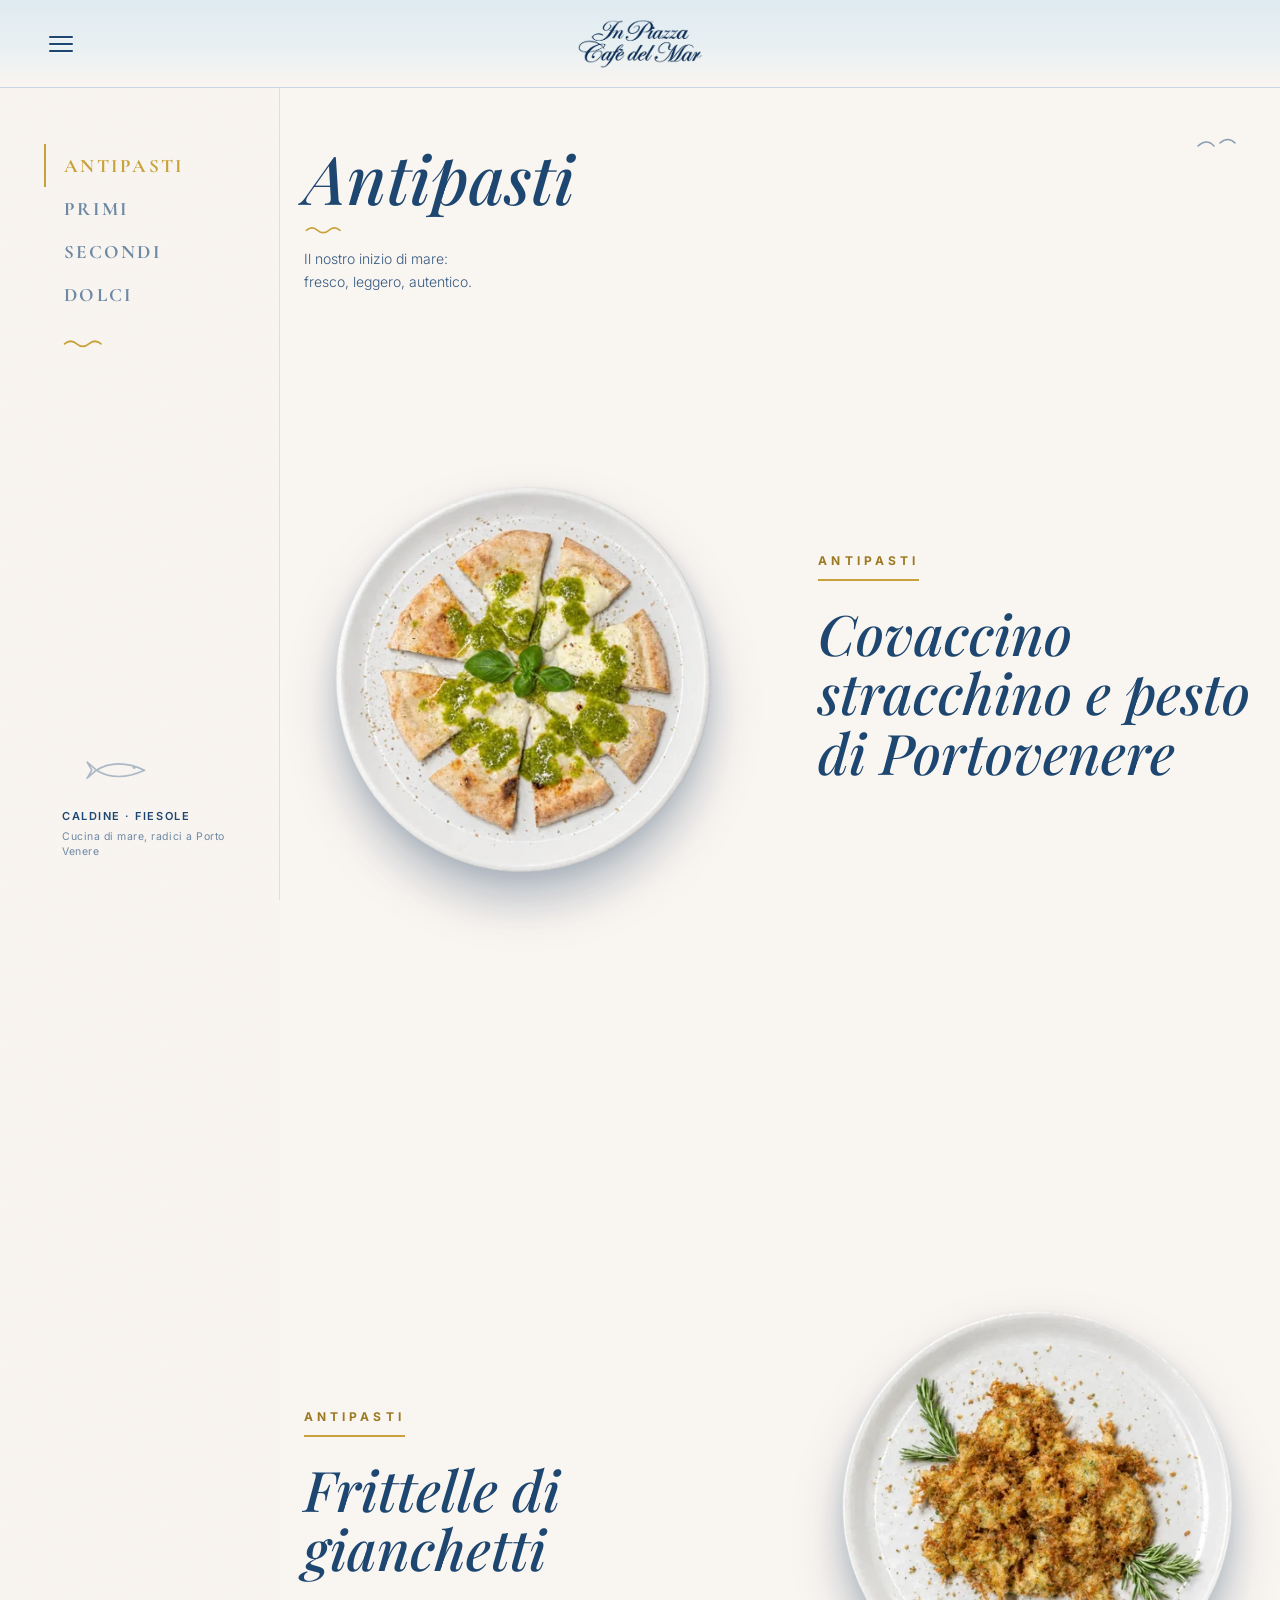
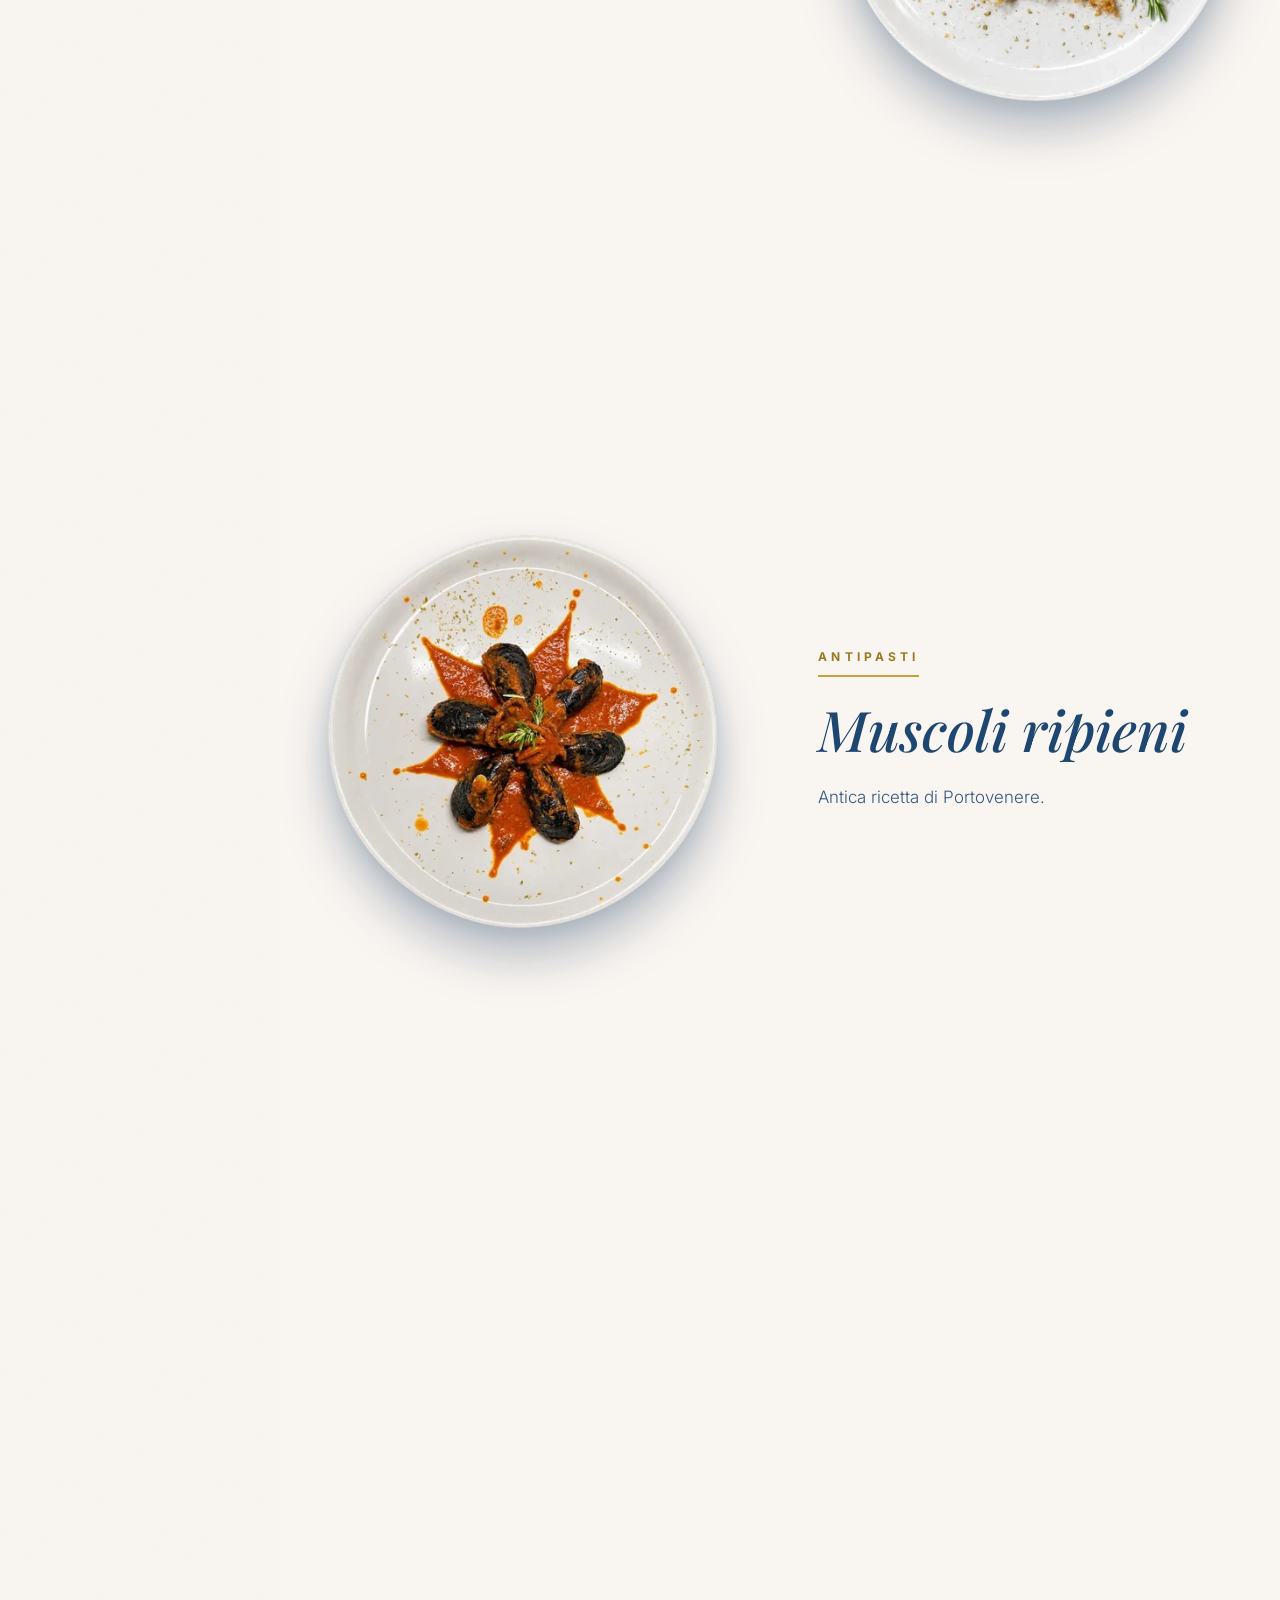
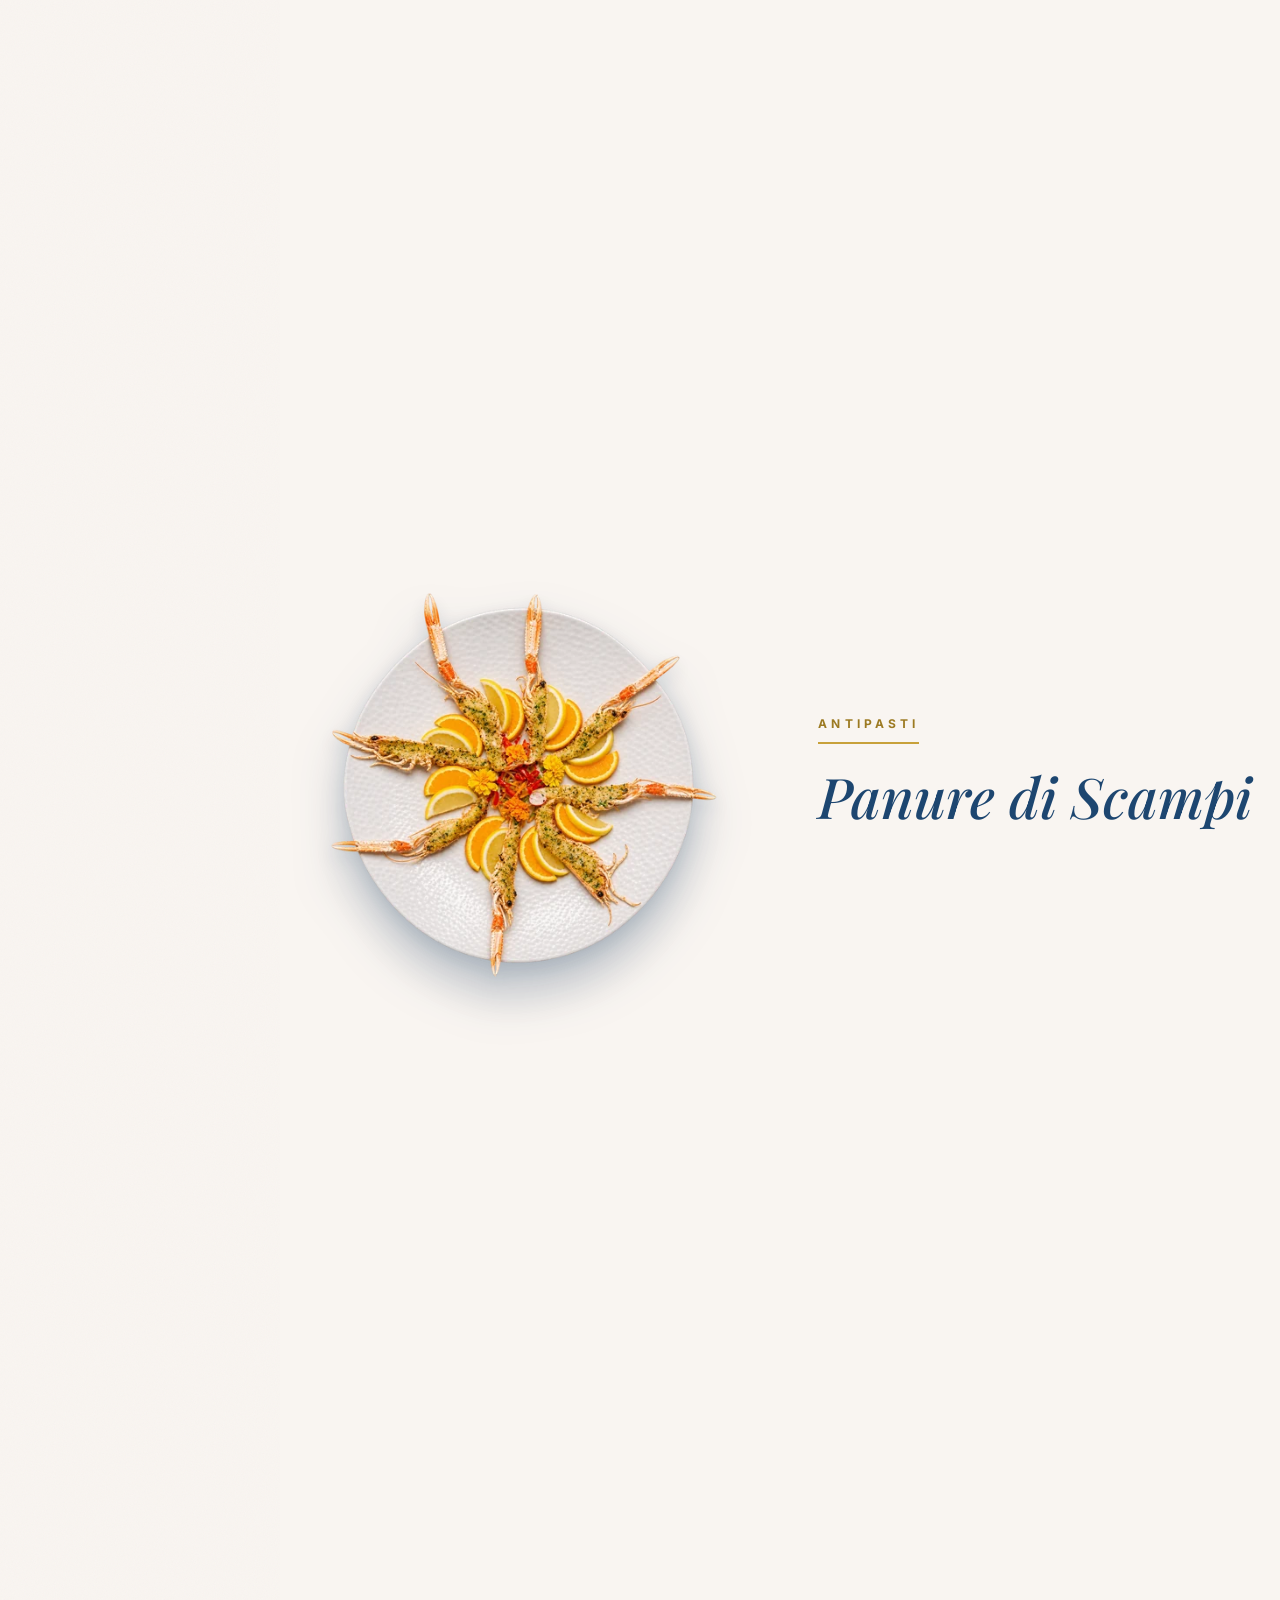
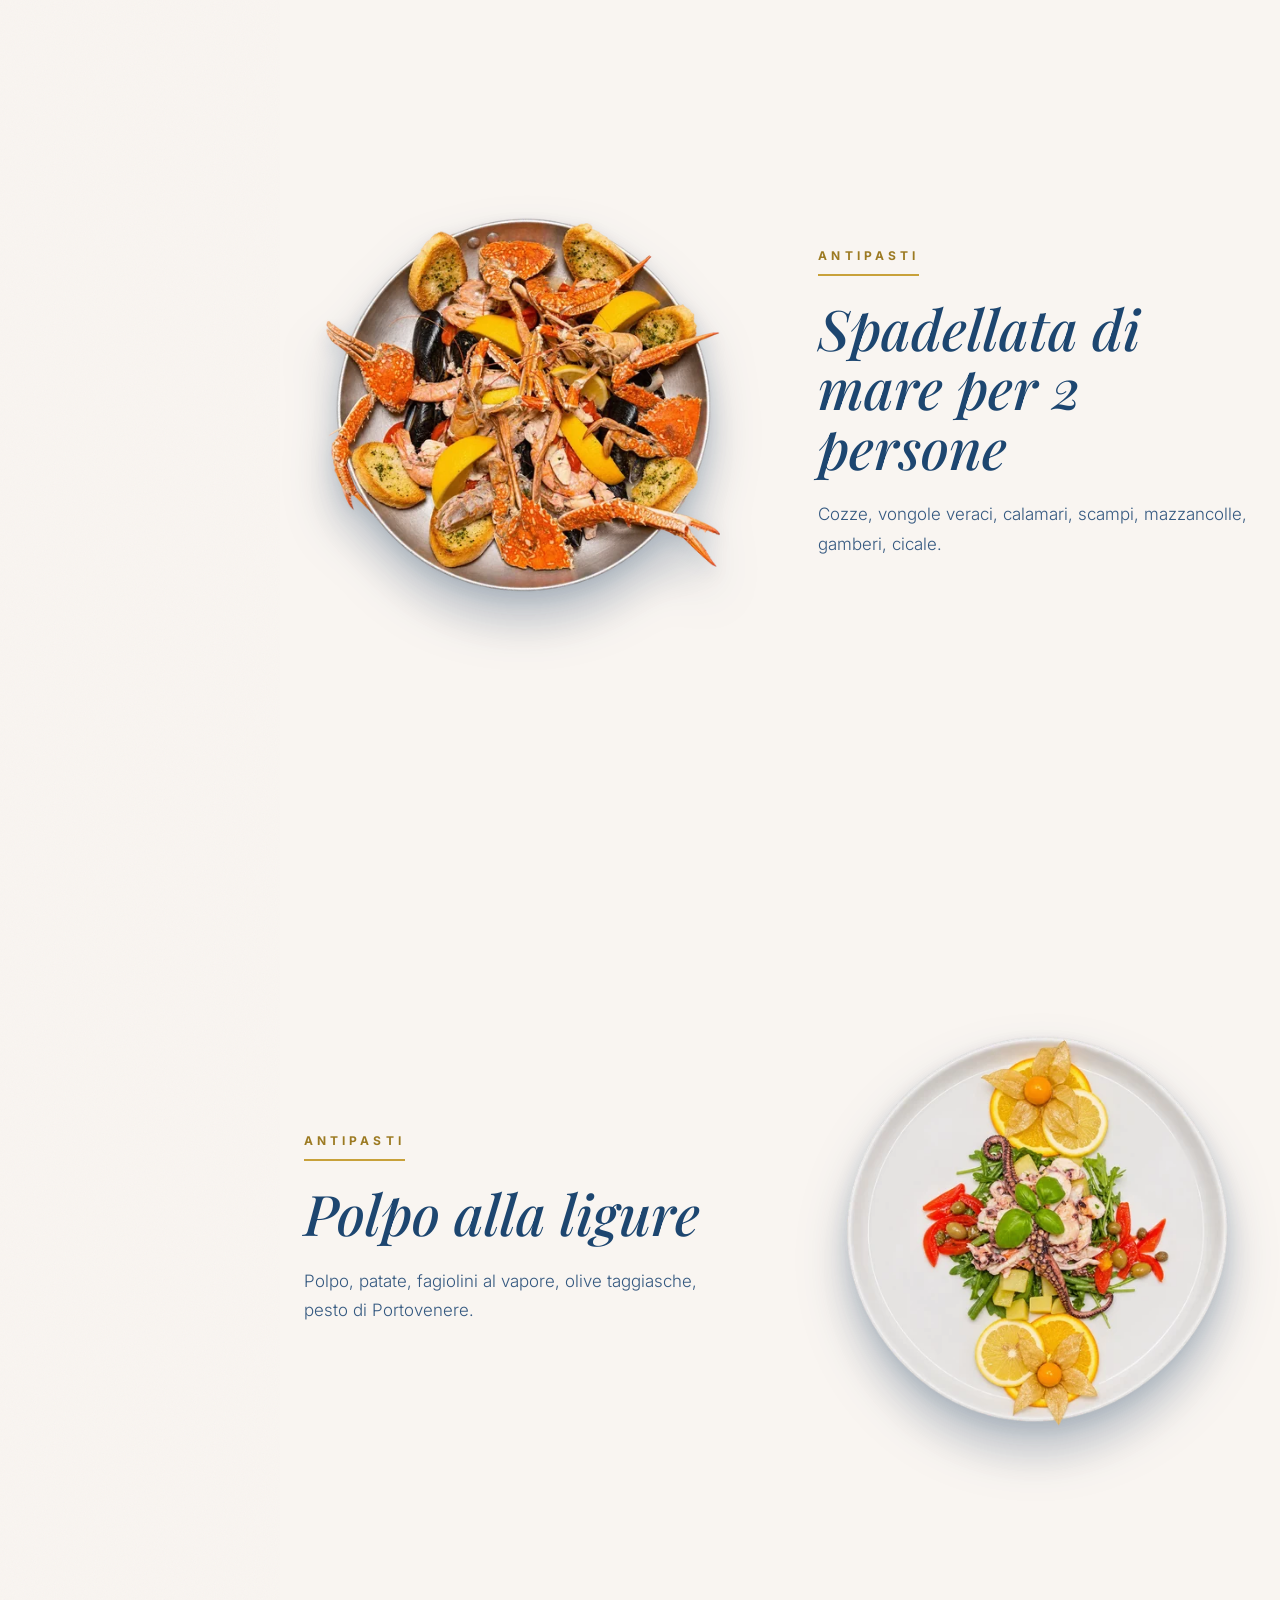
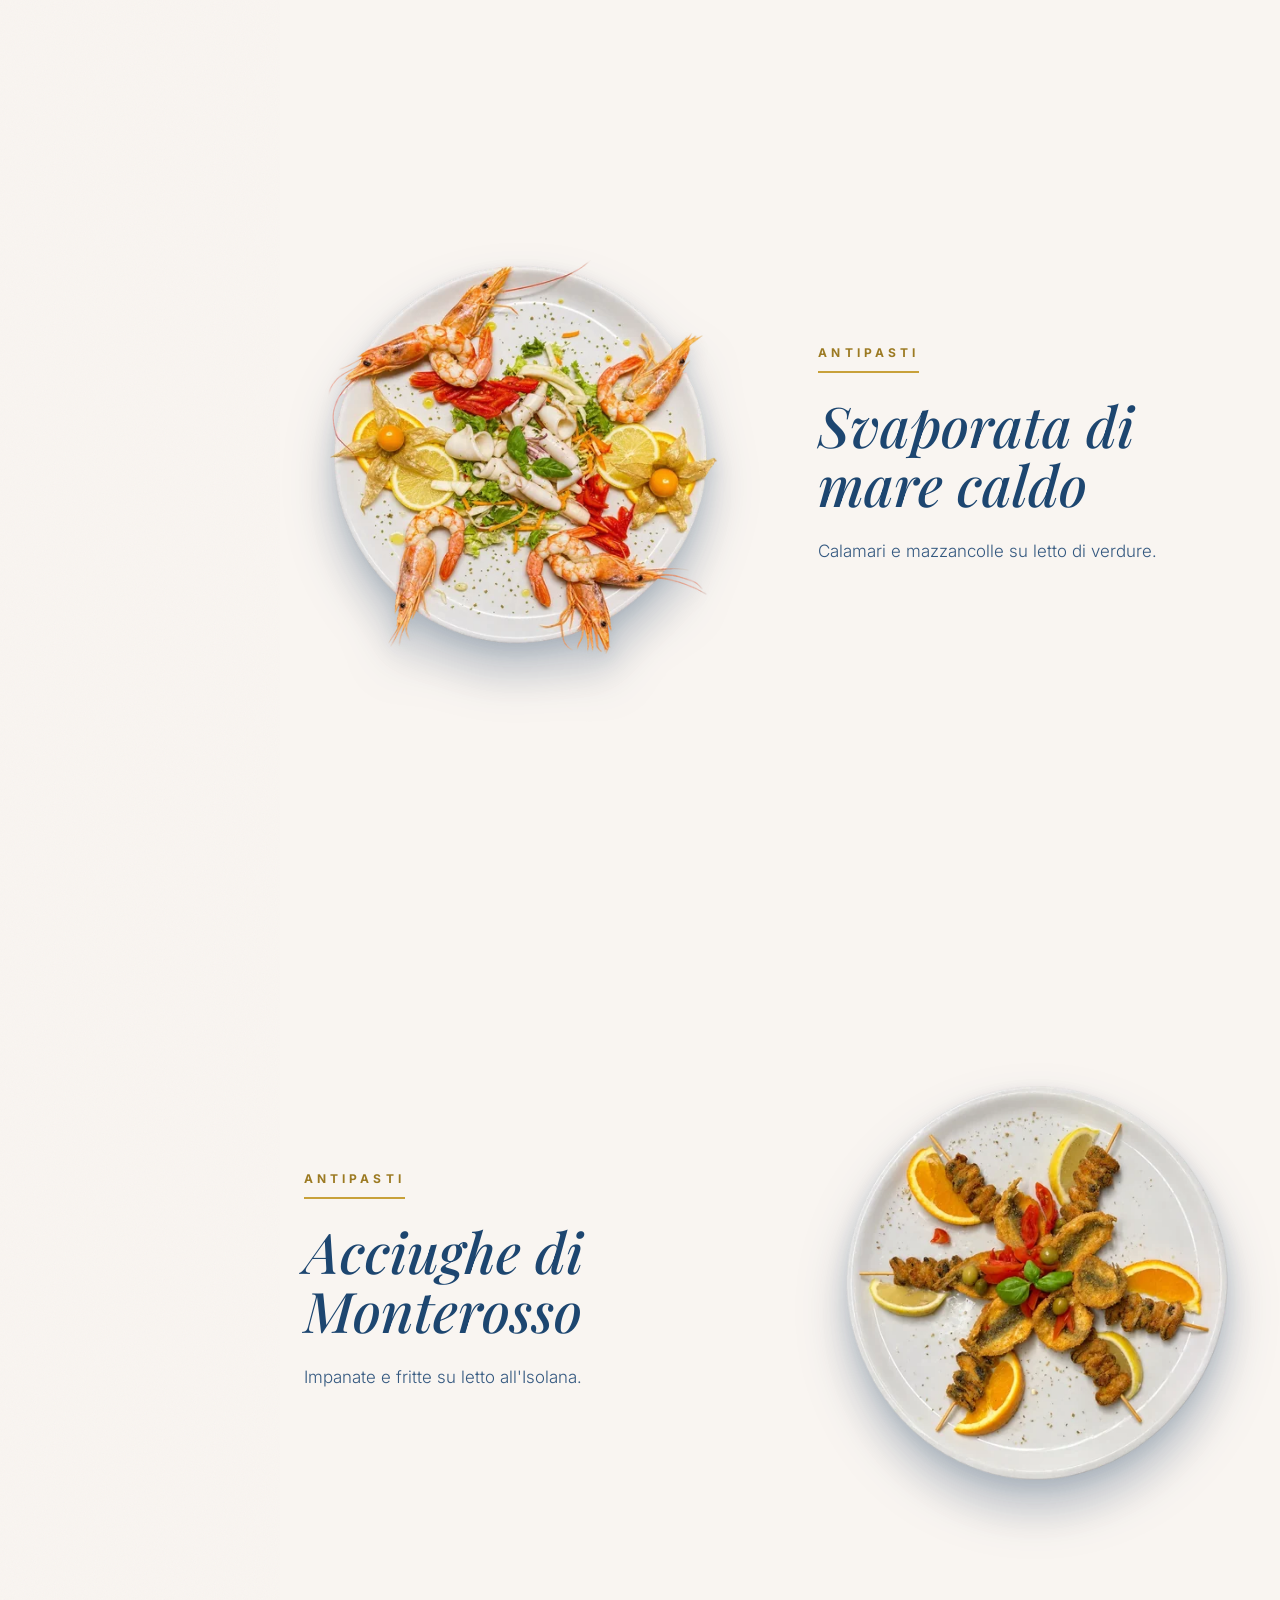
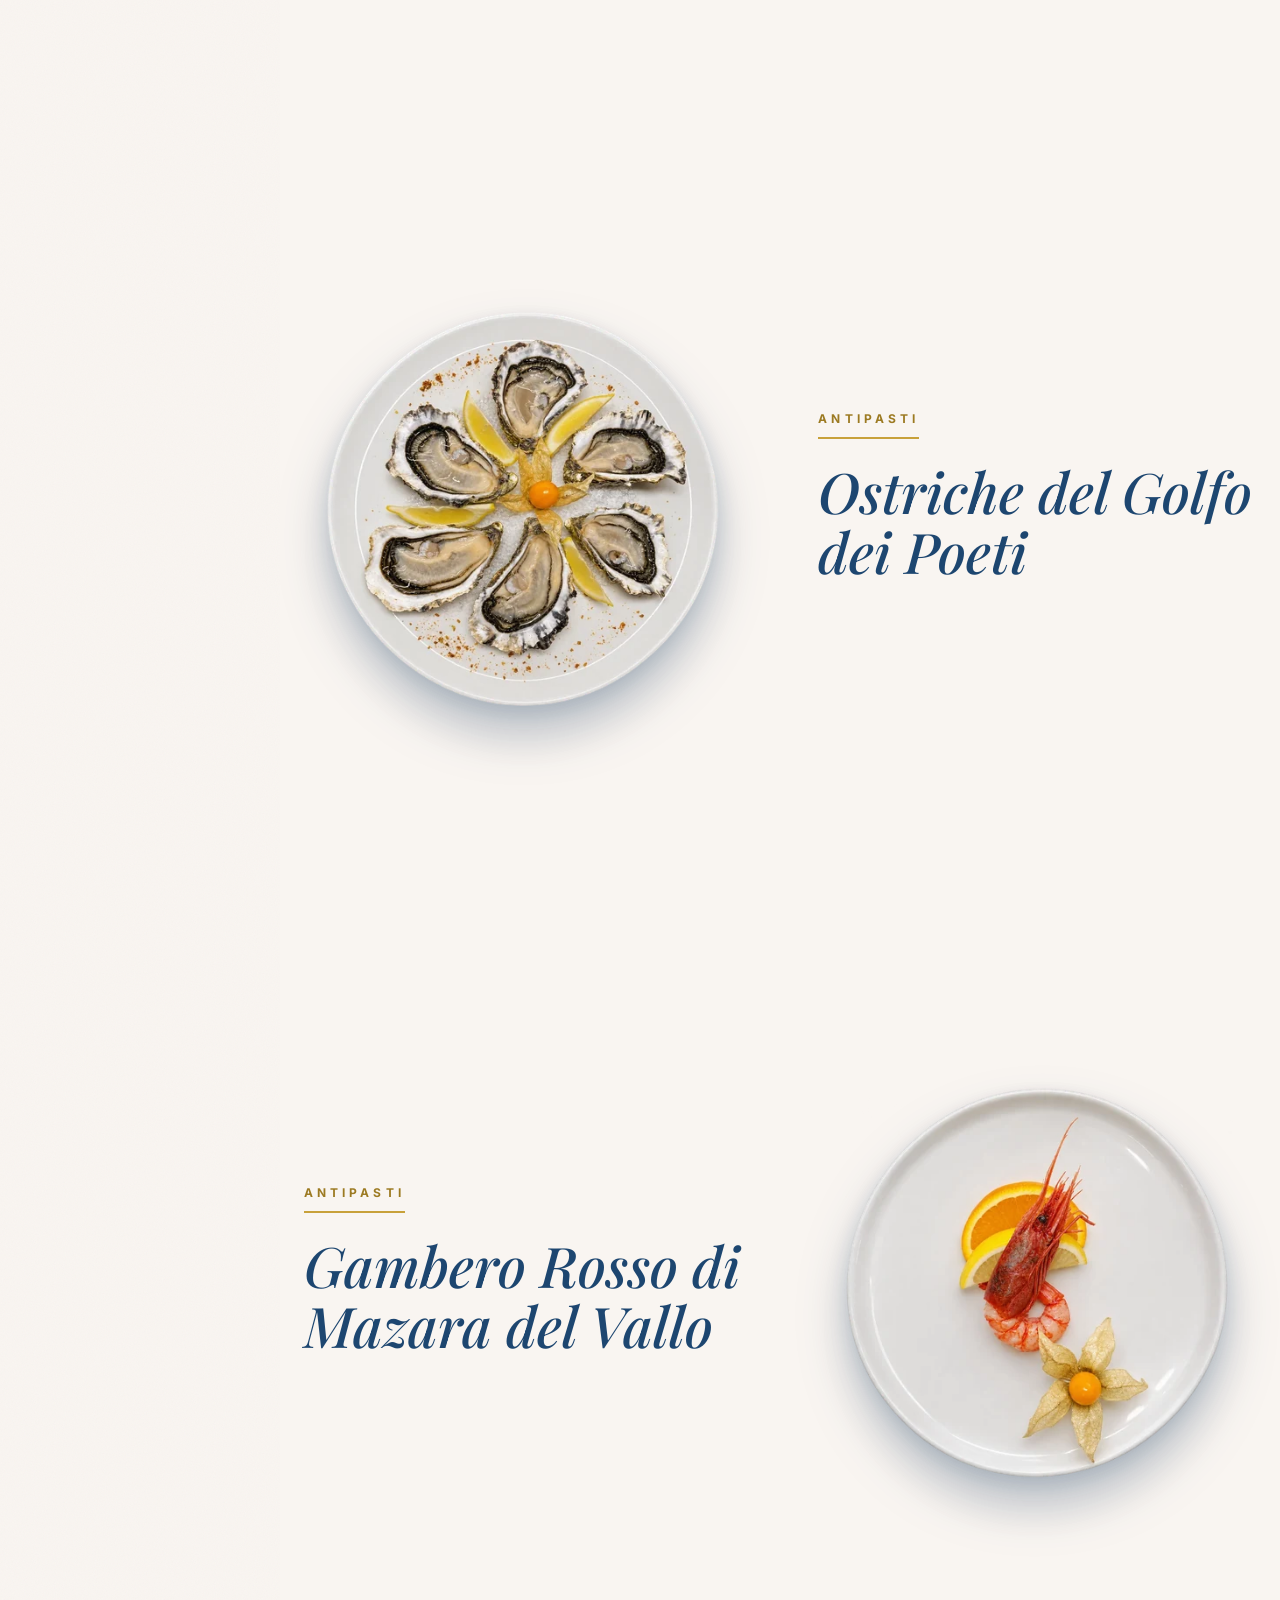
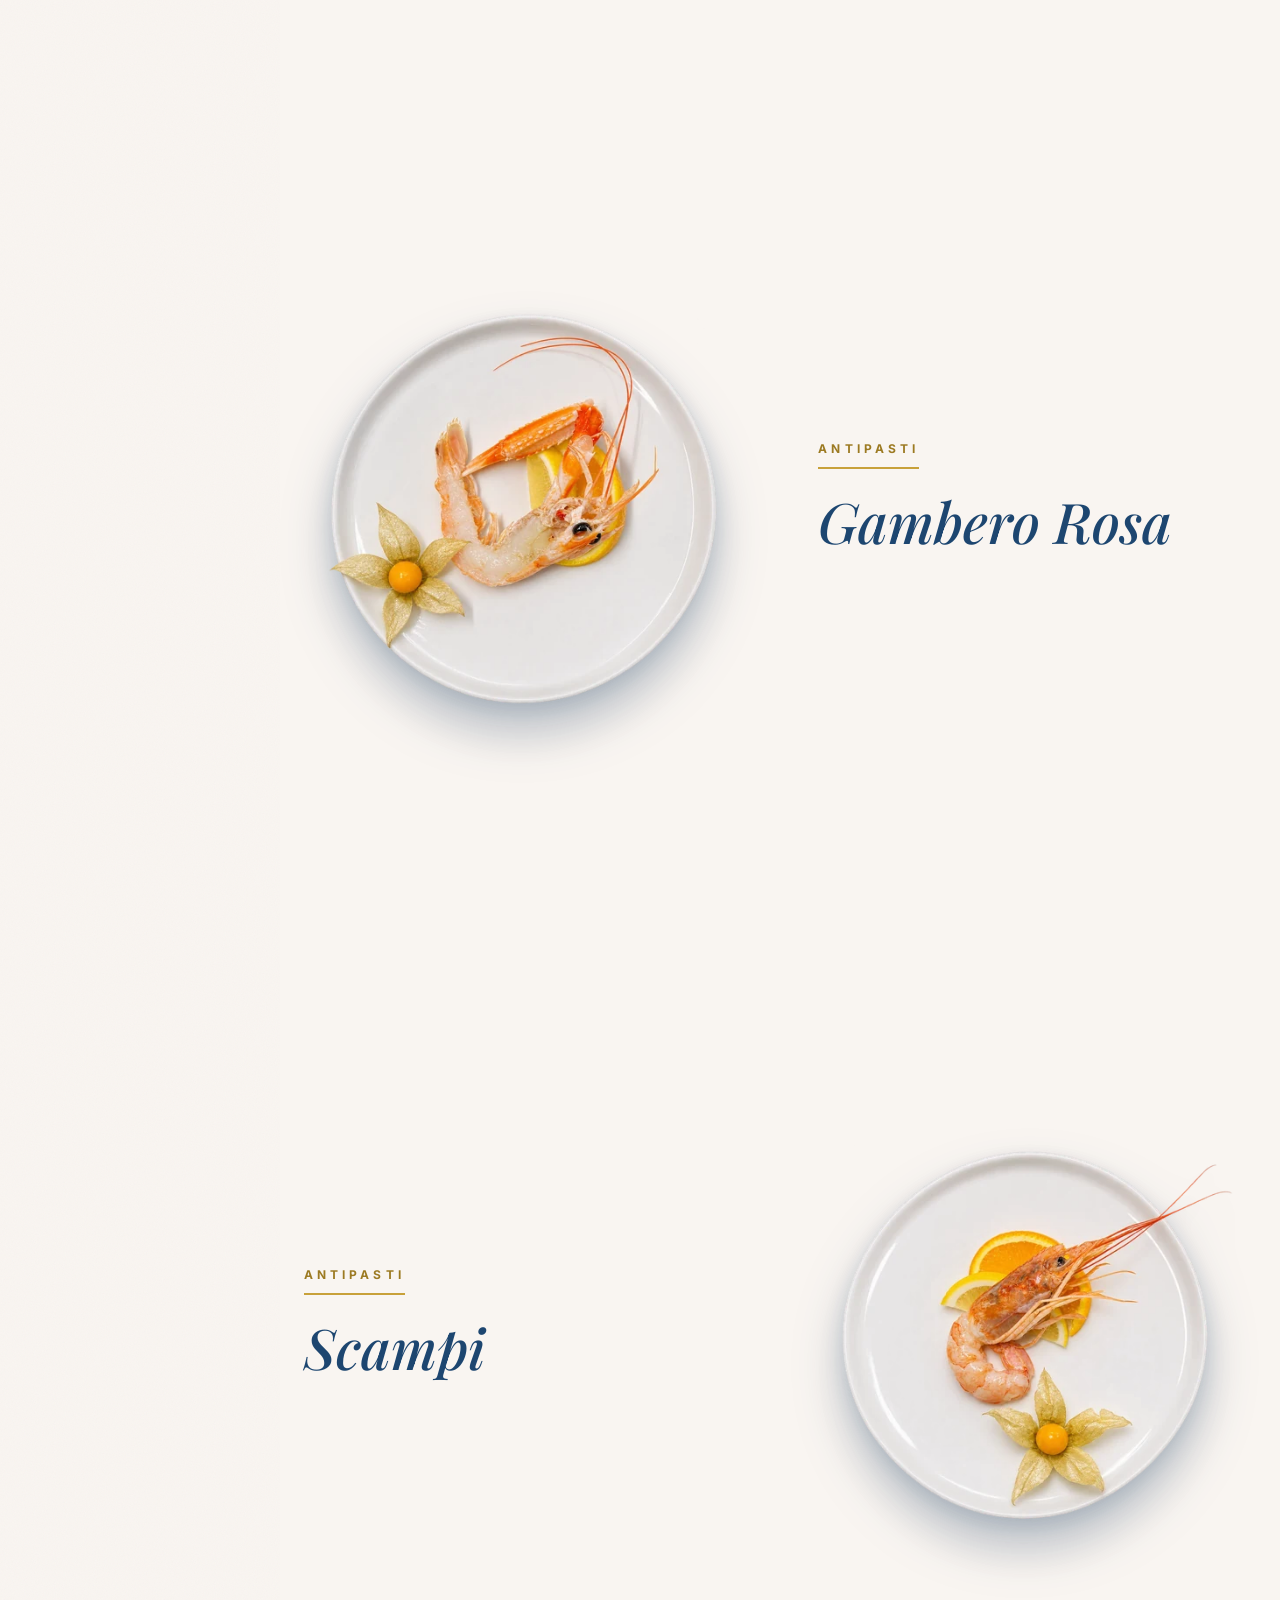
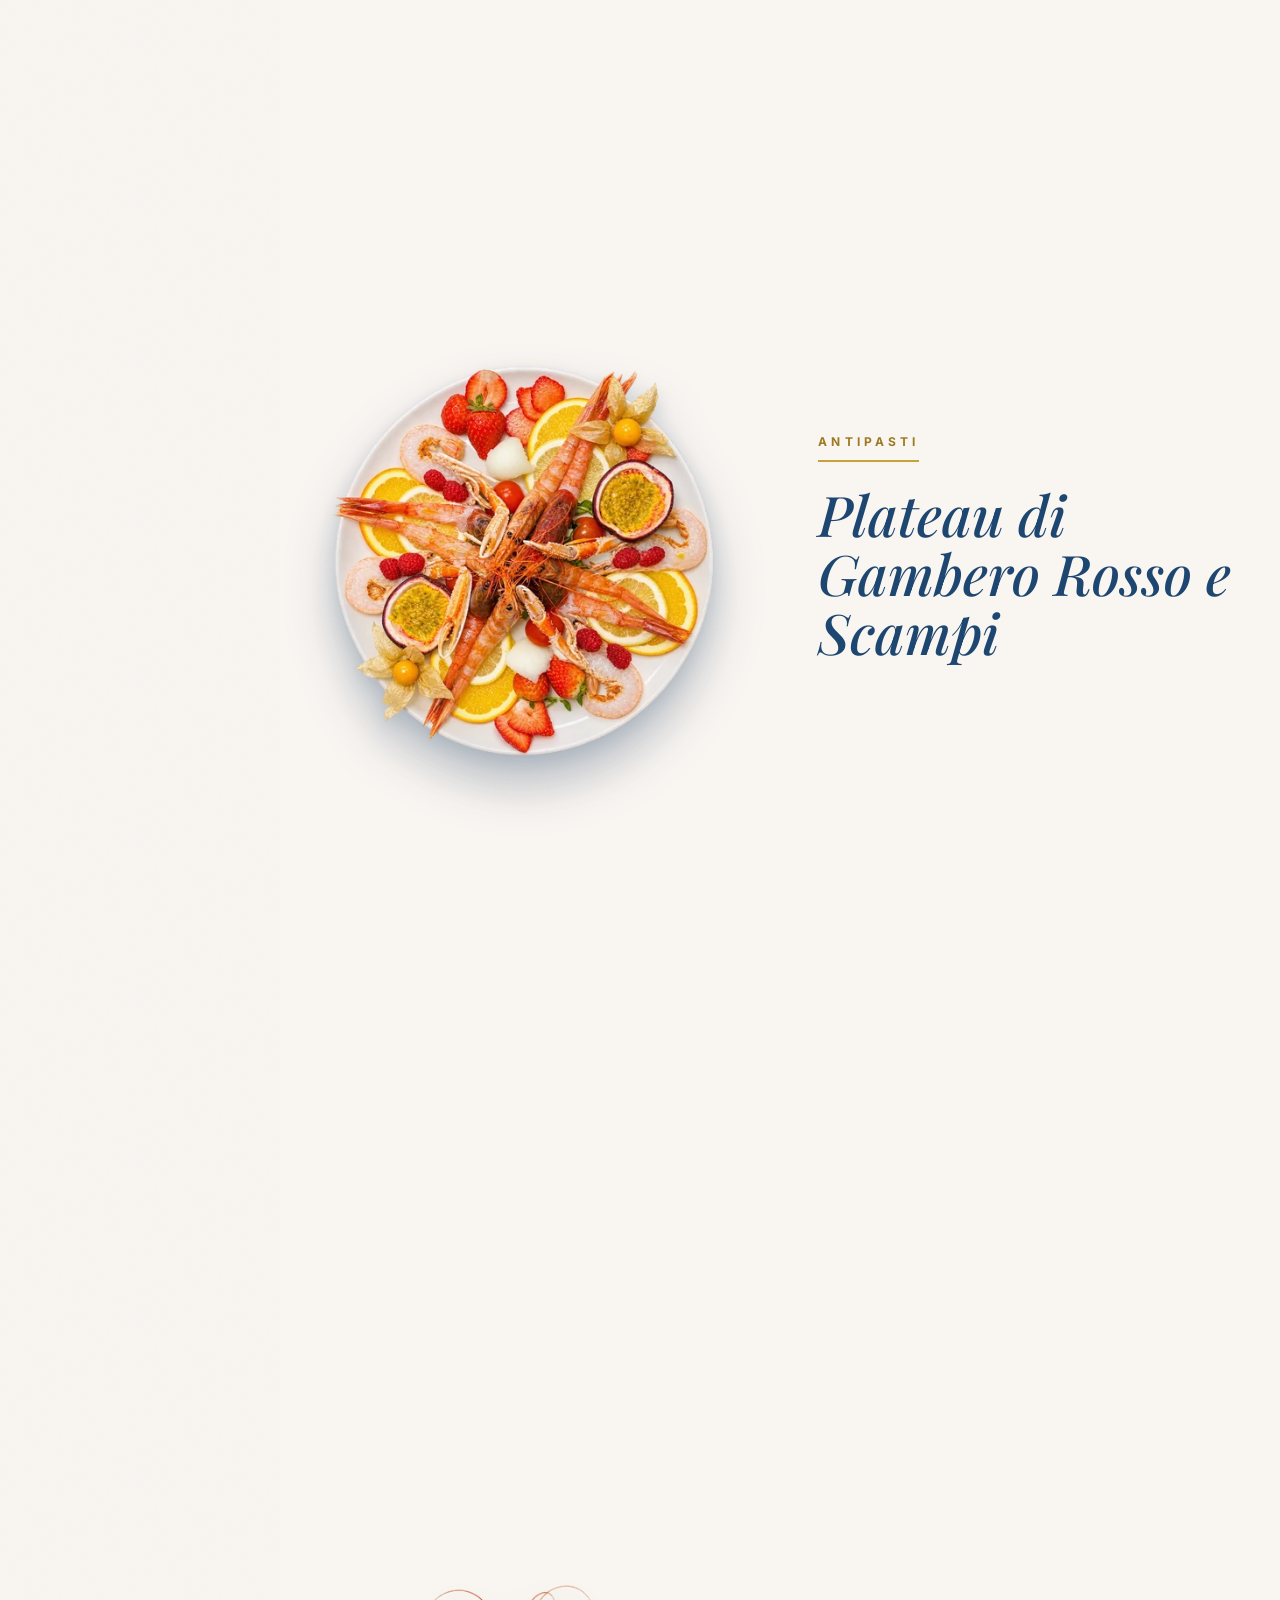
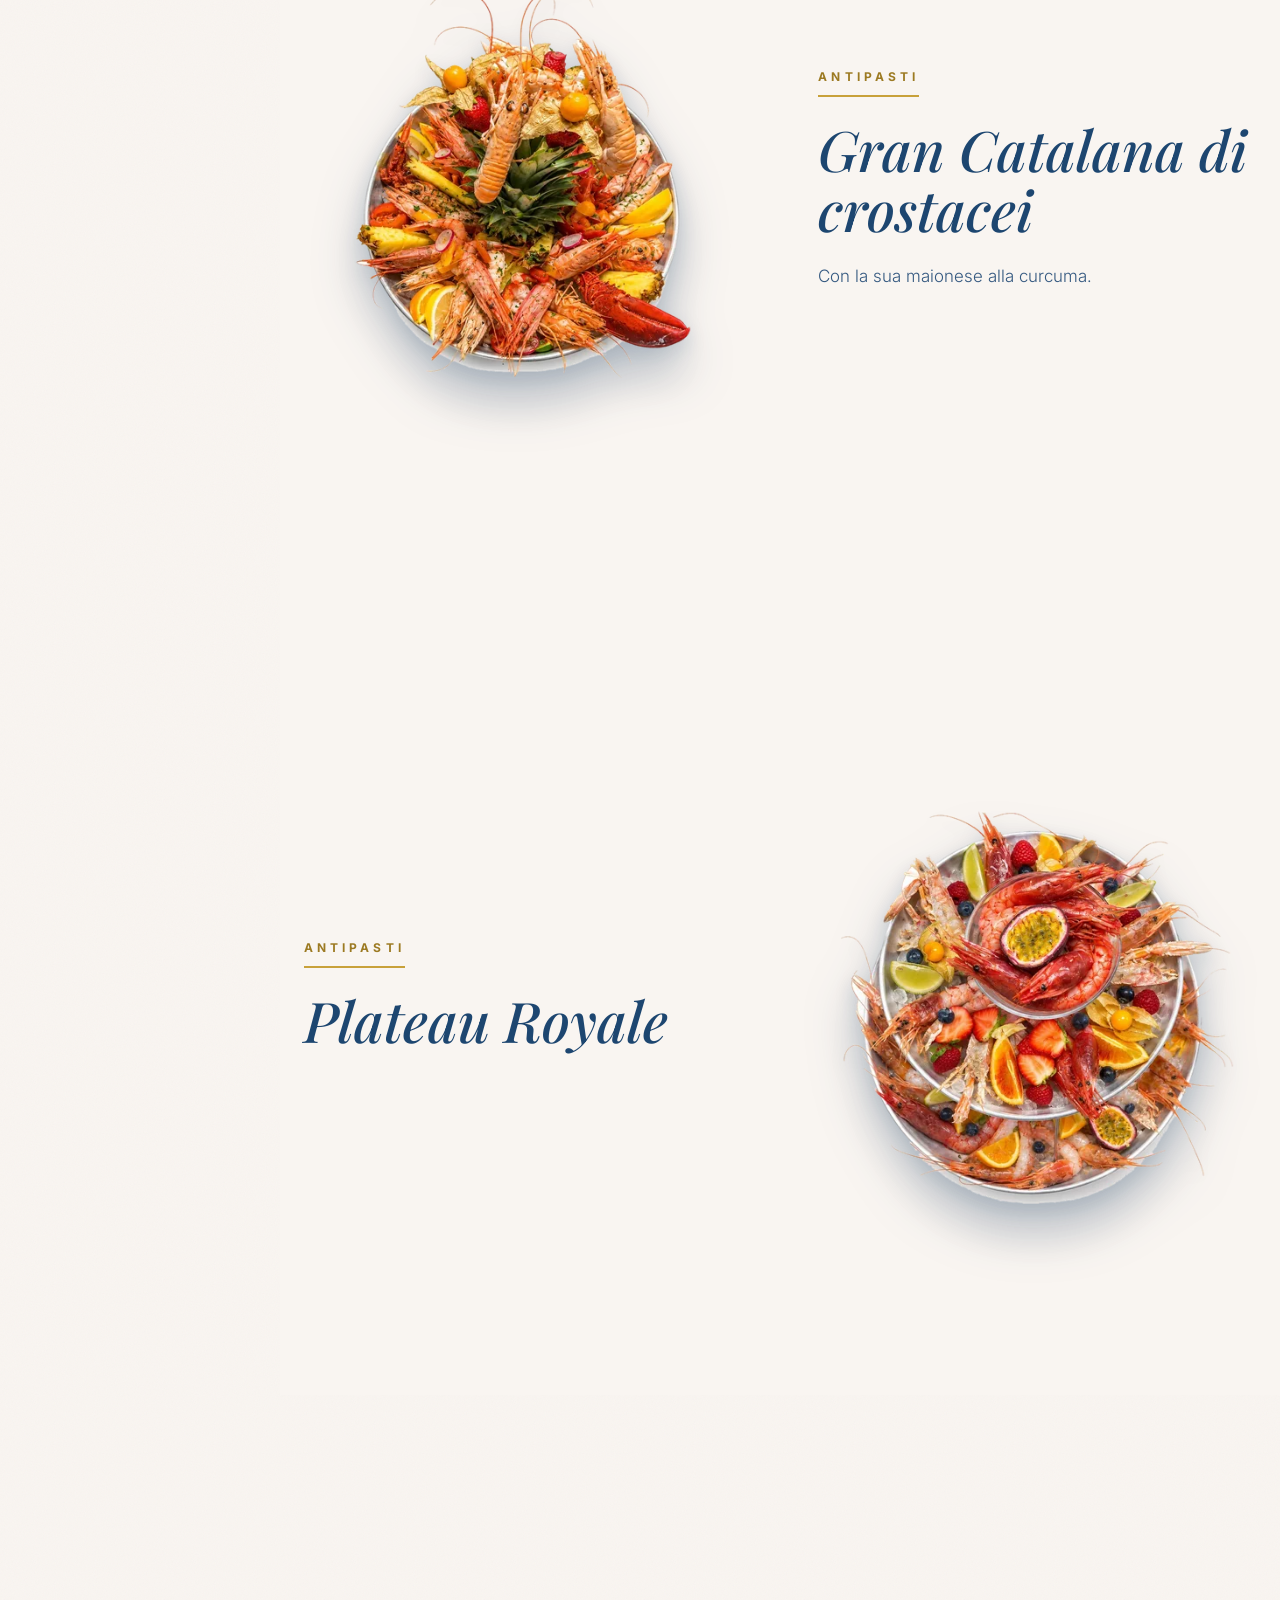
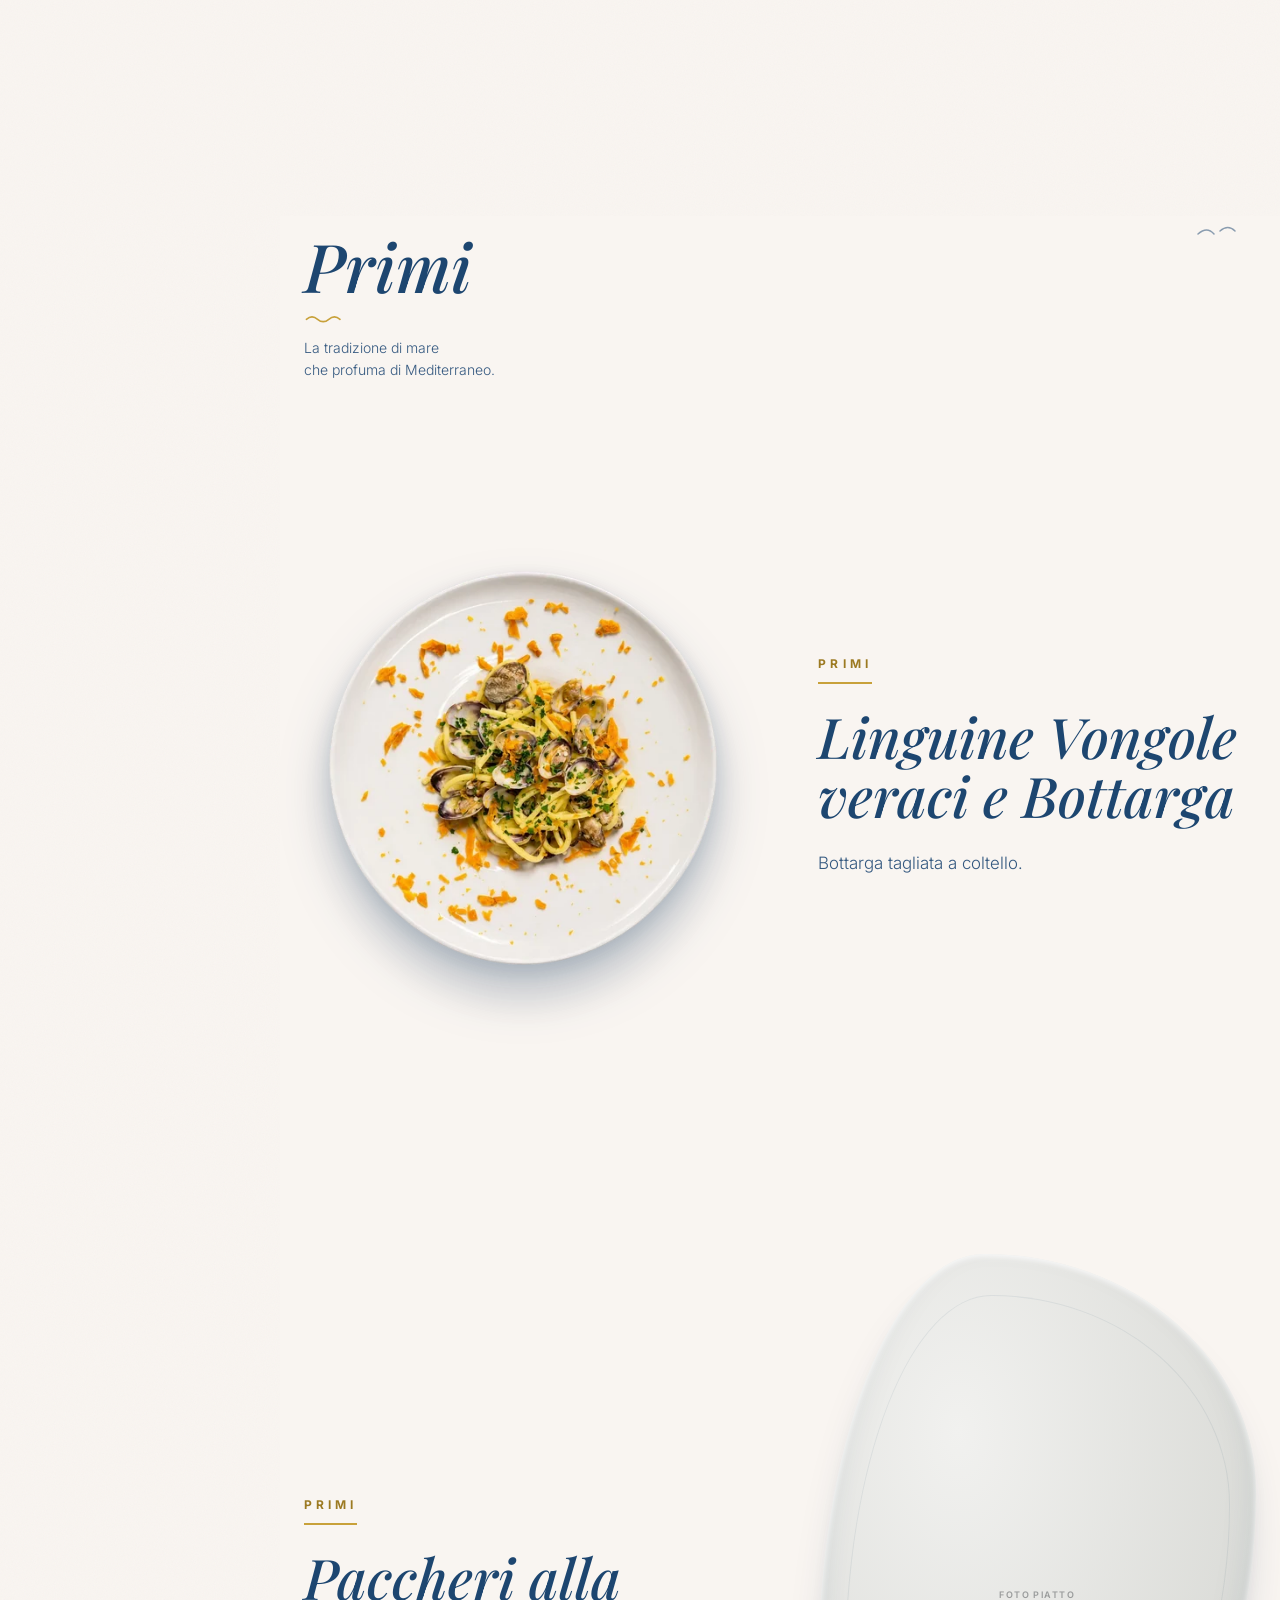
<file: index.html>
<!DOCTYPE html>
<html lang="it">
<head>
<meta charset="UTF-8" />
<script>document.documentElement.classList.add('js')</script>
<meta name="viewport" content="width=device-width, initial-scale=1.0, viewport-fit=cover" />
<meta name="theme-color" content="#1d4670" />
<meta name="description" content="In Piazza — cucina di mare alle Caldine, a due passi da Firenze. Antipasti, primi, secondi e dolci freschi del giorno." />
<title>In Piazza · Cucina di mare</title>

<link rel="canonical" href="https://42paolo.github.io/SiteCarra/" />
<link rel="icon" href="data:," />
<meta property="og:type" content="website" />
<meta property="og:locale" content="it_IT" />
<meta property="og:site_name" content="In Piazza" />
<meta property="og:title" content="In Piazza · Cucina di mare" />
<meta property="og:description" content="In Piazza — cucina di mare alle Caldine, a due passi da Firenze. Antipasti, primi, secondi e dolci freschi del giorno." />
<meta property="og:url" content="https://42paolo.github.io/SiteCarra/" />
<meta name="twitter:card" content="summary" />
<script type="application/ld+json">
{"@context":"https://schema.org","@type":"Restaurant","name":"In Piazza","url":"https://42paolo.github.io/SiteCarra/","description":"Cucina di mare alle Caldine, a due passi da Firenze.","servesCuisine":"Cucina di mare","telephone":"+39 055541114","address":{"@type":"PostalAddress","streetAddress":"Piazza dei Mezzadri","postalCode":"50014","addressLocality":"Caldine","addressRegion":"FI","addressCountry":"IT"},"openingHoursSpecification":[{"@type":"OpeningHoursSpecification","dayOfWeek":["Monday","Tuesday","Wednesday","Thursday","Friday","Saturday","Sunday"],"opens":"12:00","closes":"23:00"}],"hasMap":"https://maps.app.goo.gl/5trc5QQUGpTFEYTVA","hasMenu":"https://42paolo.github.io/SiteCarra/#antipasti","sameAs":["https://www.facebook.com/InPiazzaCaldine/","https://www.tripadvisor.com/Restaurant_Review-g12083518-d15848178-Reviews-In_Piazza-Caldine_Tuscany.html"]}
</script>

<!-- risorse critiche della prima schermata: richieste subito, con priorità alta -->
<link rel="preload" as="image" href="image/sfondi/bg-antipasti.webp" media="(max-width: 767.98px)" fetchpriority="high" />
<link rel="preload" as="image" media="(min-width: 768px)" href="image/piatti/covaccino-pesto.webp" imagesrcset="image/piatti/covaccino-pesto-450.webp 450w, image/piatti/covaccino-pesto.webp 900w" imagesizes="(min-width:1024px) 440px, 45vw" fetchpriority="high" />

<link rel="preconnect" href="https://fonts.googleapis.com" />
<link rel="preconnect" href="https://fonts.gstatic.com" crossorigin />
<link href="https://fonts.googleapis.com/css2?family=Playfair+Display:ital,wght@0,400;1,400;1,500;1,600&family=Inter:wght@300;400;600;700&family=Cormorant+Garamond:wght@600;700&display=swap" rel="stylesheet" />
<link rel="stylesheet" href="css/base.css?v=20261128a" />

<style>
/* ============================================================
   IN PIAZZA — pagina MENU (index.html)
   Stili condivisi (tokens, reset, .app, hamburger/logo, footer, overlay
   menu, modal recensioni, breakpoint di crescita) sono in css/base.css.
   Qui solo ciò che è specifico di questa pagina: header sticky che
   collassa, tab bar, categorie e griglia piatti.
   ============================================================ */

/* ============================================================
   HEADER STICKY (espanso -> compatto)
   ============================================================ */
.site-header{
  position:sticky; top:0; z-index:50;
  transition:box-shadow .35s var(--ease);
}
.site-header.is-compact{ box-shadow:0 14px 28px -20px var(--shadow); }

/* barra + sidebar desktop: nascoste su mobile, attivate in @media più sotto */
.desktop-bar, .side-nav{ display:none; }

/* --- HERO (parte che collassa — scroll-driven via --scroll-p) --- */
.header__hero{
  position:relative; overflow:hidden;
  height:calc(var(--hero-exp) - (var(--hero-exp) - var(--hero-cmp))*var(--scroll-p,0));
  display:flex; align-items:center; justify-content:center;
  color:var(--navy); text-align:center;
  /* no height transition: è lo scroll a pilotare */
}

/* sfondo banner Porto Venere (placeholder) — per la foto reale:
   .hero__bg{ background-image:url('assets/porto-venere.jpg'); background-size:cover; background-position:center bottom; } */
.hero__bg{
  position:absolute; inset:0;
  background:linear-gradient(180deg,#bcd6e6 0%, #cfe0e8 38%, #e3eae6 72%, var(--bg-bottom) 100%);
  transition:background .8s ease;
}
.site-header[data-cat="dolci"]     .hero__bg{ background:linear-gradient(180deg,#e9d8c2,#f0e6d6 38%,#f2ebe0 72%,var(--bg-bottom)); }
.site-header[data-cat="antipasti"] .hero__bg{ background:linear-gradient(180deg,#c2d9e7,#d4e2e9 38%,#e6ece7 72%,var(--bg-bottom)); }
.site-header[data-cat="primi"]     .hero__bg{ background:linear-gradient(180deg,#b2cee0,#c8dbe5 38%,#e0e9e6 72%,var(--bg-bottom)); }
.site-header[data-cat="secondi"]   .hero__bg{ background:linear-gradient(180deg,#e2cfb0,#ecdfc8 38%,#eee6d6 72%,var(--bg-bottom)); }
/* sole */
.hero__bg::before{
  content:""; position:absolute; left:18%; top:28%;
  width:84px; height:84px; border-radius:50%;
  background:radial-gradient(circle, rgba(255,247,224,.9), rgba(255,247,224,0) 70%);
  opacity:calc(1 - var(--scroll-p,0));        /* il sole svanisce col collasso (scroll-driven) */
}
/* skyline acquerello in basso */
.hero__bg::after{
  content:""; position:absolute; left:-4%; right:-4%; bottom:0; height:42%;
  background:
    radial-gradient(26% 120% at 10% 100%, rgba(29,70,112,.55), transparent 60%),
    radial-gradient(16% 90%  at 24% 100%, rgba(29,70,112,.42), transparent 64%),
    radial-gradient(12% 70%  at 38% 100%, rgba(29,70,112,.38), transparent 66%),
    radial-gradient(22% 130% at 80% 100%, rgba(29,70,112,.55), transparent 60%),
    radial-gradient(14% 90%  at 94% 100%, rgba(29,70,112,.45), transparent 64%);
  opacity:calc(.5*(1 - var(--scroll-p,0)));   /* lo skyline svanisce col collasso (scroll-driven) */
}

/* logo — il disegno vive in css/base.css (.logo-mark); qui solo la parte scroll-driven
   via --scroll-p (0=espanso, 1=compatto): scritte 120px → 38px, abbellimenti che svaniscono
   nel primo terzo dello scroll. */
.header__hero .logo-mark{
  --logo-h:calc(120px - 82px*var(--scroll-p,0));
  --logo-orn-op:calc(1 - var(--scroll-p,0)*3);
}

/* --- TABS (dentro l'header, sempre visibili) --- */
.tabs{
  position:relative; display:flex; align-items:stretch; padding:0 4px;
  background:rgba(243,243,237,.88);
  backdrop-filter:saturate(150%) blur(10px);
  -webkit-backdrop-filter:saturate(150%) blur(10px);
  border-bottom:1px solid var(--line);
}
.tab{
  flex:1 1 0; text-align:center;
  font:600 clamp(10px,3.1vw,12px)/1 var(--sans);
  letter-spacing:.2em; text-transform:uppercase; color:var(--navy);
  padding:18px 2px; opacity:.55;
  transition:color .25s ease, opacity .25s ease;
}
.tab:hover{ opacity:.85; }
/* voci delle categorie nello stesso carattere delle voci del menu di navigazione (Cormorant Garamond 700).
   Altezza della barra invariata (48px): il padding si adatta al corpo. */
.tab{
  font-family:'Cormorant Garamond', Georgia, serif; font-weight:700;
  font-size:clamp(12px,3.9vw,17px); letter-spacing:.1em;
  padding:calc((48px - 1em) / 2) 2px;
}
.tab.is-active{ color:var(--gold-line); opacity:1; }
.tabs__ink{
  position:absolute; left:0; bottom:-1px; height:2.5px; width:0;
  background:linear-gradient(90deg,var(--gold-line),var(--gold));
  border-radius:3px; box-shadow:0 0 8px rgba(212,175,55,.5);
  transform:translateX(0);
  transition:transform .4s var(--ease), width .4s var(--ease);
  pointer-events:none;
}

/* ============================================================
   CATEGORIE & PIATTI
   ============================================================ */
/* overflow-x:clip (NON hidden) lascia sbordare i piatti oltre il bordo senza
   scroll laterale; clip non crea uno scroll-container -> sticky header salvo. */
main{ overflow-x:clip; }
.category{ padding:40px var(--pad) 34px; scroll-margin-top:var(--stick-h); }
.dish-block{
  margin:0 calc(-1*var(--pad));
  padding:0 var(--pad);
  background-size:100% auto;
  background-position:top center;
  background-repeat:no-repeat;
}
.category[data-cat="antipasti"]{
  background-image:url('image/sfondi/bg-antipasti.webp');
  background-size:100% auto;
  background-position:top center;
  background-repeat:no-repeat;
}
.category[data-cat="primi"]{
  background-image:url('image/sfondi/bg-primi.webp');
  background-size:100% auto;
  background-position:top center;
  background-repeat:no-repeat;
  padding-bottom:0;
}
.category[data-cat="secondi"]{
  background-image:url('image/sfondi/bg-secondi.webp');
  background-size:100% auto;
  background-position:top center;
  background-repeat:no-repeat;
  padding-top:20px;
}
.primi-cta{
  position:relative; z-index:2;
  /* la piovra si scala con la larghezza (background-size:100% auto): il testo
     deve seguire la stessa scala per restare centrato nel cartiglio a ogni
     larghezza, non un offset fisso in px. Calibrata via analisi pixel
     dell'immagine (centro verticale del cartiglio = 1500/1642 dell'altezza
     nativa) + misura DOM della posizione naturale del pulsante a 375px e
     480px, con lo sfondo a background-position:460px. Interpolata
     linearmente, tetto a 480px (--app-max) dove la piovra smette di
     crescere. */
  margin-top:calc(-493px + 0.735 * min(100vw, 480px));
  display:flex; justify-content:center;
  padding-bottom:0;
}
.fade-to-secondi{
  position:relative;
  left:calc(-1*var(--pad));
  width:calc(100% + 2*var(--pad));
  height:110px;
  background:linear-gradient(180deg, rgba(253,249,245,0) 0%, #F9F5F0 100%);
}
.btn-chisiamo{
  position:relative;
  width:78%;
  padding:18px 0;
  background:transparent;
  border:none;
  font-family:var(--serif); font-style:italic; font-weight:500;
  font-size:clamp(1.15rem,5.2vw,1.45rem);
  letter-spacing:.1em;
  cursor:pointer;
  /* il testo riceve un "glint" dorato che lo attraversa: navy di base, banda oro che scorre */
  text-align:center;
  background-image:linear-gradient(105deg,
    var(--navy) 0%, var(--navy) 40%,
    var(--gold) 50%,
    var(--navy) 60%, var(--navy) 100%);
  background-size:230% auto;
  background-position:200% 0;
  -webkit-background-clip:text; background-clip:text;
  -webkit-text-fill-color:transparent; color:transparent;
  animation:chisiamo-glint 3s linear infinite;
  transition:transform .15s ease;
}
.btn-chisiamo:active{ transform:scale(.97); }
@keyframes chisiamo-glint{
  0%  { background-position:200% 0; }
  100%{ background-position:-100% 0; }
}
.category[data-cat="antipasti"] .dish-block[data-block-idx="1"]{ background-image:url('image/sfondi/bg-antipasti2.webp'); background-size:100% auto; background-position:top center; padding-bottom:64px; }
/* terzo blocco degli antipasti (Gambero Rosso, Gambero Rosa, Scampi): sfondo con le razze. Il disegno (alto 2,5 volte la
   larghezza) è ancorato in alto e salito di 0,49 volte la larghezza, così la razza grande (che nel disegno parte al 30%)
   cade subito sotto il titolo "Gambero Rosso di Mazara del Vallo". Il blocco finisce in fondo ai piatti, senza spazio sotto. */
.category[data-cat="antipasti"] .dish-block[data-block-idx="2"]{
  background-image:url('image/sfondi/bg-gamberi.webp?v=20261128a'); background-size:100% auto;
  background-position:center calc(-0.49 * min(100vw, 480px));
  padding-bottom:0;
}
.category[data-cat="primi"]     .dish-block[data-block-idx="1"]{ background-color:var(--bg-base); background-image:url('image/sfondi/bg-primi2.webp'); background-size:100% auto; background-position:center 460px; padding-bottom:520px; }
.category[data-cat="secondi"]   .dish-block[data-block-idx="0"]{ background-image:url('image/sfondi/bg-secondi.webp'); background-position:center -171px; }
.category[data-cat="secondi"]   .dish-block[data-block-idx="1"]{ background-image:url('image/sfondi/bg-secondi2.webp'); background-size:100% auto; background-position:top center; background-repeat:no-repeat; overflow:hidden; margin-top:-43px; padding-top:43px; padding-bottom:64px; }
.category[data-cat="secondi"] .separator{ display:none; }
.category[data-cat="dolci"]{
  background-image:url('image/sfondi/bg-dolci.webp');
  background-size:100% auto;
  background-position:bottom center;
  background-repeat:no-repeat;
  padding-bottom:200px;
}

.cat-head{ position:relative; margin-bottom:26px; }
.cat-title{ font-family:var(--serif); font-style:italic; font-weight:500;
  font-size:clamp(2.2rem,10vw,2.9rem); line-height:1; color:var(--navy); margin:0; }
.cat-wave{ display:block; width:48px; height:9px; color:var(--gold-line); margin:14px 0; }
.cat-sub{ margin:0; font-size:14px; font-weight:300; line-height:1.6; color:var(--ink); }
.cat-doodle{ position:absolute; top:6px; right:0; width:60px; height:22px; color:var(--navy); opacity:.5; }

/* LAYOUT MASONRY a 2 colonne sfalsate (il "vecchio design" preferito da Paolo).
   Le colonne impilano elementi SEPARATI (foto e testo) alternati e sfalsati:
   la SX parte con una FOTO, la DX con un TESTO -> in alto vedi foto+testo (mai
   due piatti affiancati). Le foto sono grandi e sbordano; il ritmo è fitto e
   NON uniforme perché foto/testi hanno altezze diverse. Colonne indipendenti
   => nessuna collisione anche con testi lunghi. */
.dishes{ display:flex; align-items:flex-start; gap:var(--col-gap); }
.dishes__col{ flex:1 1 0; min-width:0; display:flex; flex-direction:column; gap:var(--stack-gap); }
.dishes__col--right{ margin-top:24px; }   /* sfasamento -> avvia lo zig-zag */

/* la foto sborda oltre il bordo, dal lato esterno della colonna */
.plate-block{ margin:0; width:calc(100% + var(--pad) + var(--plate-bleed)); }
.plate-block--left{ align-self:flex-end; }     /* eccede a sinistra (fuori schermo) */
.plate-block--right{ align-self:flex-start; }  /* eccede a destra (fuori schermo) */
.plate-block--feature{ margin-top:28px; }      /* piatto "in evidenza" (feature:true nel MENU): un filo di respiro sopra — solo mobile, da 768px .plate-block azzera il margine */
.text-block{ align-self:stretch; }             /* il testo resta dentro la colonna */

/* testo del piatto: nome + ingredienti SEMPRE visibili (più gerarchia, pagina piena) */
.dish__kicker{ display:none; }   /* solo desktop: vedi media query più sotto */
.dish__name{ font-family:var(--serif); font-style:italic; font-weight:500;
  font-size:clamp(1.2rem,5.4vw,1.5rem); line-height:1.14; color:var(--navy); margin:0 0 8px; }
.dish__desc{ margin:0; font-size:13px; font-weight:300; line-height:1.55; color:var(--ink); }

.plate{
  position:relative; aspect-ratio:1/1; border-radius:50%; overflow:hidden;
  display:grid; place-items:center;
  background:radial-gradient(130% 130% at 32% 26%, var(--plate-1) 0%, var(--plate-2) 58%, var(--plate-3) 100%);
  box-shadow:
    0 34px 54px -26px rgba(22,54,90,.32),   /* ombra ampia e morbida, integrata nel fondo */
    0 10px 22px -12px rgba(22,54,90,.14),    /* contatto più vicino */
    inset 0 2px 6px rgba(255,255,255,.85),   /* luce sul bordo superiore */
    inset 0 -18px 34px rgba(22,54,90,.10);   /* incavo interno del piatto */
  transition:transform .4s ease, box-shadow .4s ease;
}
.plate::before{ content:""; position:absolute; inset:10%; border-radius:50%; box-shadow:inset 0 0 0 1px rgba(22,54,90,.07); }
.plate__label{ font:600 9px/1.5 var(--sans); letter-spacing:.16em; text-transform:uppercase; color:#9a9c9c; text-align:center; padding:0 14%; }
.plate-block:hover .plate{ transform:translateY(-4px) scale(1.02); box-shadow:0 42px 66px -28px rgba(22,54,90,.36), 0 12px 24px -12px rgba(22,54,90,.16), inset 0 2px 6px rgba(255,255,255,.9), inset 0 -18px 34px rgba(22,54,90,.1); }
/* foto reale del piatto (PNG/WebP ritagliato con sfondo trasparente): il piatto
   è già tondo, quindi niente fondo grigio né maschera — solo un'ombra morbida
   che segue la sagoma, come per il placeholder. */
.plate--photo{ background:none; box-shadow:none; overflow:visible; }
.plate--photo::before{ display:none; }
.plate--photo img{
  width:90%; height:90%; object-fit:contain;   /* 10% più piccola, centrata dal grid del .plate */
  filter:drop-shadow(0 28px 24px rgba(22,54,90,.26)) drop-shadow(0 8px 9px rgba(22,54,90,.14));
}
.plate-block:hover .plate--photo{ box-shadow:none; }

/* ============================================================
   SEZIONE IN EVIDENZA — i piatti più importanti del menu (premium:true nel MENU):
   Gran Catalana di crostacei e Plateau Royale. Un blocco più alto e arioso, un piatto per volta,
   centrato e grande su telefono e tablet (piatto, titolo e ingredienti sotto); su desktop come gli altri piatti.
   SFONDO: image/sfondi/bg-premium.webp (disegno a china: fondale con coralli, polpo e gambero). Per cambiarlo basta
   sostituire quel file o modificare background-image in .dish-block--premium (si carica da solo solo
   quando serve, grazie a data-lazy).
   ============================================================ */
.dish-block--premium{
  position:relative;
  padding-top:100px; padding-bottom:350px;      /* in basso polpo e gambero restano liberi */
  background-image:url('image/sfondi/bg-premium.webp?v=20261121');
  background-repeat:no-repeat; background-size:cover; background-position:center;
  background-color:var(--bg-base);
}
/* Telefono e tablet (< 1024px): i due piatti uno sotto l'altro, centrati e grandi (piatto, poi titolo e ingredienti).
   Da 1024px in su la sezione usa lo STESSO layout di tutti gli altri piatti (una schermata per piatto, foto e testo
   affiancati e alternati): niente regole qui sotto. */
@media (max-width:1023px){
  .dish-block--premium .dishes{ display:flex; flex-direction:column; align-items:center; text-align:center; gap:0; }
  .dish-block--premium .dishes__col{ display:contents; }
  /* ordine: foto 1, testo 1, foto 2, testo 2 */
  .dish-block--premium .dishes__col--left  > :nth-child(1){ order:1; }
  .dish-block--premium .dishes__col--right > :nth-child(1){ order:2; }
  .dish-block--premium .dishes__col--right > :nth-child(2){ order:3; margin-top:88px; }
  .dish-block--premium .dishes__col--left  > :nth-child(2){ order:4; }
  /* Plateau Royale (secondo piatto): 105px più in basso, solo spostamento visivo */
  .dish-block--premium .dishes__col--right > :nth-child(2),
  .dish-block--premium .dishes__col--left  > :nth-child(2){ position:relative; top:105px; }
  .dish-block--premium .plate-block{ width:min(88vw, 520px); margin-left:auto; margin-right:auto; align-self:center; height:auto; }
  .dish-block--premium .plate{ width:100%; height:auto; aspect-ratio:1/1; border-radius:50%; }
  .dish-block--premium .text-block{ width:100%; max-width:34ch; margin:22px auto 0; align-self:center; }
  .dish-block--premium .dish__name{ font-size:clamp(1.7rem, 7.4vw, 2.3rem); margin-bottom:10px; }
  .dish-block--premium .dish__desc{ font-size:15px; max-width:none; margin:0 auto; }
}
@media (min-width:768px) and (max-width:1023px){
  /* il disegno è verticale (793x1984): sul tablet resta una colonna centrale,
     con i bordi che sfumano nel fondo della pagina */
  .category .dish-block--premium{
    width:min(100%, 860px); margin-left:auto; margin-right:auto;
    padding-left:0; padding-right:0;
    aspect-ratio:793 / 1984;
    padding-top:min(200px, 24vw); padding-bottom:min(560px, 66vw);
    -webkit-mask-image:linear-gradient(90deg, transparent 0, #000 6%, #000 94%, transparent 100%);
            mask-image:linear-gradient(90deg, transparent 0, #000 6%, #000 94%, transparent 100%);
  }
}
@media (min-width:1024px){
  /* desktop: nessuno sfondo dedicato, la sezione è identica agli altri piatti */
  .dish-block--premium{ background-image:none; background-color:transparent; padding-top:0; padding-bottom:0; }
}
}

/* ============================================================
   SEPARATORE — onde full-width
   ============================================================ */
.separator{ position:relative; height:128px; overflow:hidden;
  background:linear-gradient(180deg, var(--bg-bottom) 0%, #dbe7ee 45%, #cfe0ea 100%); }
.separator__waves{ position:absolute; inset:0; width:100%; height:100%; display:block; }
/* divisorio a onde DENTRO la categoria (ogni 5 piatti) — sborda a tutta larghezza */
.separator--inline{ height:104px; margin:32px calc(-1*var(--pad)); }

/* separatore FOTO a tutta larghezza (banda panoramica tra le sezioni) */
.photo-sep{
  width:100%;
  aspect-ratio:1991 / 790;
  margin:25px 0;                             /* 25px di spazio (colore pagina) sopra e sotto, senza tagliare la foto */
  background-size:cover; background-position:center; background-repeat:no-repeat;
}
.photo-sep--antipasti{ background-image:url('image/separatori/dv_10.webp'); }
.photo-sep--secondi{ background-image:url('image/separatori/dv_5.webp'); }
.photo-sep--dv6{ background-image:url('image/separatori/dv_6.webp'); }
.photo-sep--dv9{ background-image:url('image/separatori/dv_9.webp'); }
.photo-sep--dv11{ background-image:url('image/separatori/dv_11.webp'); }
.photo-sep--dv12{ background-image:url('image/separatori/dv_12.webp'); }
/* telefono: versioni a 1400px (bastano fino a ~470px a 3x) — stessa foto, meno byte */
@media (max-width:767px){
  .photo-sep--antipasti{ background-image:url('image/separatori/dv_10-1400.webp'); }
  .photo-sep--secondi{ background-image:url('image/separatori/dv_5-1400.webp'); }
  .photo-sep--dv6{ background-image:url('image/separatori/dv_6-1400.webp'); }
  .photo-sep--dv9{ background-image:url('image/separatori/dv_9-1400.webp'); }
  .photo-sep--dv11{ background-image:url('image/separatori/dv_11-1400.webp'); }
  .photo-sep--dv12{ background-image:url('image/separatori/dv_12-1400.webp'); }
}/* separatore foto INLINE (dentro la lista piatti) — sborda a tutta larghezza, flush */
.photo-sep--inline{ width:calc(100% + 2*var(--pad)); margin:25px calc(-1*var(--pad)); }
/* sezioni adiacenti ai separatori-foto: nessun padding verso la foto (niente spazio) */
.category[data-cat="antipasti"]{ padding-bottom:0; }
.category[data-cat="secondi"]{ padding-bottom:0; }
.photo-sep + .category{ padding-top:0; }
/* la foto di Porto Venere dopo gli antipasti è attaccata alla sezione Gran Catalana / Plateau Royale: niente striscia in mezzo */
.category[data-cat="antipasti"] + .photo-sep{ margin-top:0; }

/* ============================================================
   Reveal animato (solo se JS attivo)
   ============================================================ */
.js .plate-block, .js .text-block, .js .cat-head{ opacity:0; transform:translateY(18px); transition:opacity .6s ease, transform .6s ease; }
.js .plate-block.in-view, .js .text-block.in-view, .js .cat-head.in-view{ opacity:1; transform:none; }

@media (prefers-reduced-motion: reduce){
  /* animazioni legate allo SCROLL (involontarie): disattivate, i contenuti compaiono subito */
  .js .plate-block, .js .text-block, .js .cat-head{ opacity:1 !important; transform:none !important; transition:none !important; }
  .dish__kicker::after{ transform:scaleX(1) !important; transition:none !important; }
  .btn-chisiamo{ animation:none; }          /* il "glint" dorato è un'animazione infinita: ferma */
}

/* ============================================================
   RESPONSIVE — TABLET (≥768px) & DESKTOP (≥1024px)
   La versione mobile qui sopra (senza media query) resta invariata.
   Il contenitore si allarga (--app-max/--wide-pad: vedi css/base.css);
   le illustrazioni a china (disegnate su misura per la larghezza mobile)
   lasciano il posto a un colore neutro crema, in attesa delle foto
   desktop dedicate che Paolo aggiungerà in seguito.
   ============================================================ */
@media (min-width:768px){
  .category[data-cat="antipasti"],
  .category[data-cat="primi"],
  .category[data-cat="secondi"],
  .category[data-cat="dolci"],
  .category[data-cat="antipasti"] .dish-block[data-block-idx="1"],
  .category[data-cat="antipasti"] .dish-block[data-block-idx="2"],
  .category[data-cat="primi"]     .dish-block[data-block-idx="1"],
  .category[data-cat="secondi"]   .dish-block[data-block-idx="0"],
  .category[data-cat="secondi"]   .dish-block[data-block-idx="1"]{
    background-image:none;
    background-color:var(--bg-base);
  }
  .category[data-cat="antipasti"] .dish-block[data-block-idx="1"],
  .category[data-cat="antipasti"] .dish-block[data-block-idx="2"]{ padding-bottom:0; }
  .category[data-cat="primi"]     .dish-block[data-block-idx="1"]{ padding-bottom:0; }
  .category[data-cat="secondi"]   .dish-block[data-block-idx="1"]{ margin-top:0; padding-top:0; padding-bottom:0; }
  .category[data-cat="dolci"]{ padding-bottom:40px; }

  /* niente piovra su tablet e desktop: il link "Chi Siamo" (che sta dentro il cartiglio della piovra) non c'è */
  .primi-cta{ display:none; }

  /* PIATTI (tablet) — le due colonne "a deriva indipendente" del masonry
     mobile (pensato per piatti piccoli) qui non reggono più: a questa
     larghezza i piatti sono molto più grandi ma i gap restano piccoli e
     fissi, così finiscono per sfiorarsi/confondersi con il piatto o il
     testo della coppia accanto. Le due colonne diventano "display:contents"
     (spariscono dal flusso, i figli restano) e un `order` per posizione le
     riaggancia in righe di una griglia, mantenendo l'abbinamento originale
     piatto/testo — piatto sempre un cerchio, solo più respiro verticale.
     Lo stesso `order` resta valido anche su desktop (≥1024px sotto), che
     ridefinisce solo le proprietà della griglia (non l'abbinamento). */
  .dishes{
    display:grid;
    grid-template-columns: 1fr 1fr;
    column-gap: 28px;
    row-gap: 52px;
    align-items:center;
  }
  .dishes__col{ display:contents; }
  .plate-block{ width:100%; margin:0; align-self:center; }
  .text-block{ width:100%; align-self:center; }

  .dishes__col--left  > *:nth-child(1){ order:1; }
  .dishes__col--right > *:nth-child(1){ order:2; }
  .dishes__col--left  > *:nth-child(2){ order:3; }
  .dishes__col--right > *:nth-child(2){ order:4; }
  .dishes__col--left  > *:nth-child(3){ order:5; }
  .dishes__col--right > *:nth-child(3){ order:6; }
  .dishes__col--left  > *:nth-child(4){ order:7; }
  .dishes__col--right > *:nth-child(4){ order:8; }
  .dishes__col--left  > *:nth-child(5){ order:9; }
  .dishes__col--right > *:nth-child(5){ order:10; }
  .dishes__col--left  > *:nth-child(6){ order:11; }
  .dishes__col--right > *:nth-child(6){ order:12; }
  .dishes__col--left  > *:nth-child(7){ order:13; }
  .dishes__col--right > *:nth-child(7){ order:14; }
  .dishes__col--left  > *:nth-child(8){ order:15; }
  .dishes__col--right > *:nth-child(8){ order:16; }
  .dishes__col--left  > *:nth-child(9){ order:17; }
  .dishes__col--right > *:nth-child(9){ order:18; }
  .dishes__col--left  > *:nth-child(10){ order:19; }
  .dishes__col--right > *:nth-child(10){ order:20; }
  .dishes__col--left  > *:nth-child(11){ order:21; }
  .dishes__col--right > *:nth-child(11){ order:22; }
  .dishes__col--left  > *:nth-child(12){ order:23; }
  .dishes__col--right > *:nth-child(12){ order:24; }
}

@media (min-width:1024px){
  :root{
    /* --side-w è la larghezza della sidebar di navigazione (solo su
       questa pagina): va sottratta PRIMA di calcolare il margine,
       altrimenti il contenuto "ancorato" risulterebbe più stretto di
       1080px. Ridefinisce la formula più semplice di css/base.css. */
    --side-w: 280px;
    --wide-pad: max(var(--pad), calc((var(--app-max) - var(--side-w) - 1080px)/2));
  }

  /* L'header mobile (hero collassabile + tab in alto) lascia il posto a una
     barra sottile fissa in alto + una sidebar di navigazione permanente a
     sinistra, SOLO per muoversi tra le categorie di cibo — stesso
     linguaggio visivo della topbar già usata in Dove Siamo/Chi Siamo. Il
     menu overlay (Chi Siamo, Dove Siamo, Recensisci) resta invariato,
     raggiungibile dallo stesso hamburger. */
  .site-header{ display:none; }

  .desktop-bar{
    position:sticky; top:0; z-index:40;
    display:flex; align-items:center; justify-content:space-between;
    height:88px; padding:0 40px;
    background:linear-gradient(180deg,#dfeaf1 0%, #e9f0f2 55%, var(--bg-base) 100%);
    border-bottom:1px solid var(--line);
  }
  .desktop-bar .hamburger{ position:static; }
  /* filo di lettura: quanta strada resta nel menu, aggiornato dallo scroll */
  .desktop-bar__progress{
    position:absolute; left:0; bottom:-1px; height:2px; width:0%;
    background:linear-gradient(90deg,var(--gold-line),var(--gold));
    transition:width .12s linear;
  }
  @media (prefers-reduced-motion: reduce){
    .desktop-bar__progress{ transition:none; }
  }
  .desktop-bar__logo{
    position:absolute; left:50%; top:50%; transform:translate(-50%,-50%);
    flex-direction:row; align-items:center; gap:10px; color:var(--navy);
  }
  .desktop-bar__logo .logo-mark{ --logo-h:50px; --logo-orn-op:0; }   /* barra sempre compatta: niente abbellimenti */

  .side-nav{
    display:flex; flex-direction:column;
    position:fixed; left:0; top:88px; bottom:0;
    width:var(--side-w);
    padding:56px 44px 40px;
    border-right:1px solid var(--line);
    z-index:30;
  }
  .side-link{
    display:block;
    font:700 19px/1 'Cormorant Garamond', Georgia, serif; letter-spacing:.12em; text-transform:uppercase;   /* stesso carattere del menu di navigazione */
    color:var(--ink-soft);
    padding:12px 0 12px 18px;
    border-left:2px solid transparent;
    transition:color .2s ease, border-color .2s ease;
  }
  .side-link:hover{ color:var(--navy); }
  .side-link.is-active{ color:var(--gold-line); border-left-color:var(--gold-line); }
  .side-nav__wave{ width:52px; height:10px; color:var(--gold-line); margin:22px 0 0 18px; display:block; }
  .side-nav__foot{ margin-top:auto; padding-left:18px; }
  .side-nav__fish{ width:110px; height:auto; color:var(--ink-soft); opacity:.55; margin-bottom:16px; }
  .side-nav__place{ font:600 11px/1.4 var(--sans); letter-spacing:.14em; text-transform:uppercase; color:var(--navy); margin:0 0 4px; }
  .side-nav__tag{ font-size:10.5px; letter-spacing:.05em; color:var(--ink-soft); margin:0; }

  main,.site-footer{ margin-left:var(--side-w); }

  /* apertura di ogni categoria: un po' più di respiro, ora che ogni piatto
     è "a tutto schermo" -> deve reggere il confronto */
  .cat-head{ padding-top:16px; margin-bottom:0; }
  .cat-title{ font-size:4.2rem; }

  .category{ padding-left:var(--wide-pad); padding-right:var(--wide-pad); }
  .dish-block{
    margin-left:calc(-1*var(--wide-pad)); margin-right:calc(-1*var(--wide-pad));
    padding-left:var(--wide-pad); padding-right:var(--wide-pad);
  }
  /* i separatori foto inline restano invece a tutta larghezza del cartellino */
  .photo-sep--inline{
    width:calc(100% + 2*var(--wide-pad));
    margin-left:calc(-1*var(--wide-pad)); margin-right:calc(-1*var(--wide-pad));
  }

  /* PRIMI — la foto (dv9) ha un formato meno panoramico delle altre 3
     (quasi 2:1 invece di 2,5:1): tirata a tutto schermo verrebbe tagliata
     troppo. Su desktop le diamo quindi una cornice con carattere, in stile
     con il resto del sito, invece di forzarla a sbordare — mat crema, filo
     dorato, bordo navy sottile, ombra profonda come le altre superfici
     "in rilievo" del sito (piatti, bottoni). */
  .photo-sep--dv9{
    position:relative;
    width:min(100%, 880px);
    aspect-ratio:1745/901;
    margin:48px auto;
    background-color:var(--bg-base);
    background-origin:content-box;
    padding:20px;
    border:1px solid rgba(29,70,112,.18);
    box-shadow:
      0 40px 70px -32px rgba(22,54,90,.4),
      0 2px 0 0 rgba(255,255,255,.6) inset;
  }
  .photo-sep--dv9::before{
    content:"";
    position:absolute; inset:10px;
    border:1px solid var(--gold-line);
    pointer-events:none;
  }

  /* ============================================================
     PIATTI (desktop) — "una schermata, un piatto": ogni piatto occupa
     un'intera altezza di finestra; la foto sborda fino al bordo destro
     vero dello schermo, il testo (categoria + titolo + ingredienti)
     resta ancorato accanto con margine costante dalla sidebar. Il lato
     foto/testo si alterna ad ogni piatto (stesso `order` del breakpoint
     tablet qui sopra: qui si ridefiniscono solo le dimensioni della
     griglia). Niente frecce: si scorre e basta.
     ============================================================ */
  .dishes{
    grid-auto-rows: 86vh;
    column-gap: clamp(48px, 6vw, 110px);
    /* niente sbordo: la riga piatto+testo resta della stessa larghezza
       "ancorata" (~1080px) di tutto il resto del contenuto, centrata nello
       spazio disponibile — non incollata ai due bordi veri dello schermo. */
    width:100%;
  }

  .text-block{ min-width:0; }

  .plate-block{
    height:min(680px, calc(100vh - 180px));
    justify-self:stretch; min-width:0;
  }
  /* la foto placeholder diventa una macchia organica ("carattere"), non più
     un cerchio: riempie tutta la sua metà di schermo invece di restare un
     medaglione centrato. */
  .plate{
    width:100%; height:100%; aspect-ratio:auto;
    border-radius:38% 62% 68% 32% / 62% 35% 65% 38%;
  }
  .plate::before{ inset:6%; border-radius:inherit; }

  .dish__kicker{
    display:block; position:relative;
    font:700 12px/1 var(--sans); letter-spacing:.34em; text-transform:uppercase;
    color:var(--gold-deep);
    margin:0 0 22px; padding-bottom:14px;
    width:fit-content;
  }
  /* il filo dorato sotto la categoria si disegna da sinistra quando il
     piatto entra in vista, invece di essere semplicemente lì: un dettaglio
     editoriale in più, coerente col resto del reveal della riga. */
  .dish__kicker::after{
    content:""; position:absolute; left:0; right:0; bottom:0; height:2px;
    background:var(--gold-line);
    transform:scaleX(0); transform-origin:left;
    transition:transform .8s var(--ease) .3s;
  }
  .js .text-block.in-view .dish__kicker::after{ transform:scaleX(1); }
  .dish__name{ font-size:3.5rem; line-height:1.06; margin:0 0 24px; }
  .dish__desc{ font-size:17px; line-height:1.75; max-width:44ch; }

  /* reveal coreografato (solo desktop): la foto entra con una lieve scala,
     il testo sale con un filo di ritardo — più lento e cinematografico
     della versione mobile, per un piatto che occupa tutta la schermata. */
  .js .plate-block{
    transform:scale(.94);
    transition:opacity 1.1s var(--ease), transform 1.1s var(--ease);
  }
  .js .plate-block.in-view{ transform:scale(1); }
  .js .text-block{
    transition:opacity .9s var(--ease) .15s, transform .9s var(--ease) .15s;
  }

  /* separatori foto — parallasse leggera: l'immagine resta "ferma" mentre
     il resto della pagina scorre sopra. Il cartiglio incorniciato di Primi
     (dv9) ne resta escluso: dentro un mat/cornice l'effetto leggerebbe come
     un difetto, non come uno stacco intenzionale. */
  .photo-sep{ background-attachment:fixed; }
  .photo-sep--dv9{ background-attachment:scroll; }
}

@media (min-width:1024px) and (prefers-reduced-motion: reduce){
  .photo-sep{ background-attachment:scroll; }
}
</style>
</head>

<body>
<script>try{var t=+sessionStorage.getItem('ip-menu-return');sessionStorage.removeItem('ip-menu-return');if(t&&Date.now()-t<8000)document.body.classList.add('menu-open','menu-instant')}catch(e){}</script>
<script>
/* ============================================================
   IN PIAZZA — dati del menu e rendering (pagina MENU)
   Gli array in MENU sono la fonte unica: blocchi masonry e divisori si
   ricalcolano da soli. Ogni categoria viene disegnata da una chiamata
   IPMenu.render('…') subito dopo il proprio contenitore .dish-list, nell'ordine
   del documento: i piatti compaiono mentre la pagina viene letta, senza mai
   spostare contenuti già mostrati (niente salti di layout).
   ============================================================ */
window.IPMenu = (function(){
  'use strict';

  /* ---------- DATI MENU ----------
     n = nome del piatto · d = ingredienti/note (parentesi) -> finiscono
     nell'accordion. Senza "d" il piatto non ha freccetta.
     Per cambiare il menu basta editare questi array: blocchi e divisori
     si ricalcolano da soli. */
  var MENU = {
    antipasti: [
      { n:"Covaccino stracchino e pesto di Portovenere", img:"image/piatti/covaccino-pesto.webp" },
      { n:"Frittelle di gianchetti", img:"image/piatti/frittelle-gianchetti.webp" },
      { n:"Muscoli ripieni", d:"Antica ricetta di Portovenere.", img:"image/piatti/muscoli-ripieni.webp" },
      { n:"Impepata di cozze" },
      { n:"Panure di Scampi", img:"image/piatti/panure-scampi.webp" },
      { n:"Spadellata di mare per 2 persone", d:"Cozze, vongole veraci, calamari, scampi, mazzancolle, gamberi, cicale.", img:"image/piatti/spadellata-di-mare-argento.webp" },
      { n:"Polpo alla ligure", d:"Polpo, patate, fagiolini al vapore, olive taggiasche, pesto di Portovenere.", img:"image/piatti/polpo-ligure.webp" },
      { n:"Svaporata di mare caldo", d:"Calamari e mazzancolle su letto di verdure.", img:"image/piatti/svaporata-di-mare.webp" },
      { n:"Acciughe di Monterosso", d:"Impanate e fritte su letto all'Isolana.", img:"image/piatti/acciughe-monterosso.webp" },
      { n:"Ostriche del Golfo dei Poeti", img:"image/piatti/ostriche-golfo-dei-poeti.webp" },
      { n:"Gambero Rosso di Mazara del Vallo", img:"image/piatti/gambero-rosso.webp" },
      { n:"Gambero Rosa", img:"image/piatti/gambero-rosa.webp" },
      { n:"Scampi", img:"image/piatti/scampi.webp" },
      { n:"Plateau di Gambero Rosso e Scampi", img:"image/piatti/plateau-gambero-scampi.webp" },
      { n:"Gran Catalana di crostacei", d:"Con la sua maionese alla curcuma.", premium:true, img:"image/piatti/gran-catalana.webp" },
      { n:"Plateau Royale", premium:true, img:"image/piatti/plateau-royale-2.webp" }
    ],
    primi: [
      { n:"Linguine Vongole veraci e Bottarga", d:"Bottarga tagliata a coltello.", img:"image/piatti/linguine-vongole.webp" },
      { n:"Paccheri alla Triglia di scoglio" },
      { n:"Paccheri Tonno fresco e Pomodorini", d:"Su tartare di tonno crudo." },
      { n:"Ravioli Pesce spada e Agrumi", d:"Con calamari, bottarga e pomodorini." },
      { n:"Pansotti Capesante e Gambero Rosa", d:"Su tartare di gambero rosa e basilico.", img:"image/piatti/pansotti-gambero-rosa.webp" },
      { n:"Gnocchi alla Bati", d:"Scampi e curry con flambè d'Armagnac." },
      { n:"Caciucco", d:"Su ordinazione.", img:"image/piatti/caciucco.webp" },
      { n:"Linguine ai Muscoli", img:"image/piatti/linguine-muscoli.webp" },
      { n:"Linguine ai Frutti di mare", img:"image/piatti/linguine-frutti-di-mare-piatto.webp" },
      { n:"Trofie al Pesto di Portovenere" },
      { n:"Gran Plateau di spaghetto alla chitarra all'astice", d:"Minimo 2 persone." }
    ],
    secondi: [
      { n:"Gran Frittura Ligure", d:"Stecco di cozze, acciughe di Monterosso impanate, sarde, acciughe, triglie, San Pietro, calamari, gamberi, patate fritte.", img:"image/piatti/frittura-ligure.webp" },
      { n:"Gran Grigliata di Pescato", d:"Tonno, gambero rosa, mazzancola, calamari su letto di verdure.", img:"image/piatti/gran-grigliata.webp" },
      { n:"Grigliata di Calamari", img:"image/piatti/grigliata-calamari.webp" },
      { n:"Grigliata di Mazzancolle", img:"image/piatti/mazzancolle-grigliata.webp" },
      { n:"Tagliata di Tonno alla Ligure", img:"image/piatti/tagliata-tonno.webp" },
      { n:"Polpo alla Diavola" },
      { n:"Orata", d:"In base al pescato.", img:"image/piatti/pesce-al-forno.webp" },
      { n:"Branzino", img:"image/piatti/branzino.webp" }
    ],
    dolci: [
      { n:"Sorbetto Limone / Mela / Mandarino" },
      { n:"Crema Catalana flambè" },
      { n:"Flan al Cioccolato con cuore caldo", img:"image/piatti/tortino-cioccolato-3.webp" },
      { n:"Gelato alla Crema dei Medici con frutti di bosco freschi" },
      { n:"Dolci del giorno" }
    ]
  };

  var DISHES_PER_BLOCK = 5;   /* ogni quanti piatti spunta un divisorio a onde */
  var BLOCK_SIZES = { secondi: 4 };
  /* separatore inline FOTO per categoria (invece dell'onda): classe modificatrice */
  var INLINE_PHOTO = { antipasti: 'photo-sep--dv6', primi: 'photo-sep--dv9' };
  /* separatori diversi dal predefinito, per posizione (indice del blocco che precede il separatore) */
  var INLINE_PHOTO_AT = { antipasti: { 2: 'photo-sep--dv12' } };   /* 2: Scampi -> Gran Catalana (chiesa di San Pietro) */
  /* nessun separatore dopo questi blocchi (Ostriche -> Gambero Rosso: i due blocchi sono attaccati) */
  var NO_SEP_AFTER = { antipasti: { 1: true } };
  /* blocchi con foto e testo scambiati di lato (Gambero Rosso, Gambero Rosa, Scampi) */
  var FLIP_BLOCK = { antipasti: { 2: true } };

  function esc(s){
    return String(s).replace(/[&<>"]/g, function(c){
      return ({ '&':'&amp;','<':'&lt;','>':'&gt;','"':'&quot;' })[c];
    });
  }

  /* foto del piatto — elemento a sé, sborda dal lato esterno della colonna.
     Due versioni (450px e 900px): il browser sceglie in base a schermo e densità.
     La prima foto della pagina è quella visibile subito: niente lazy-loading, priorità alta. */
  var eagerImgs = 1;
  function plateHTML(side, d){
    var inner;
    if(d.img){
      var eager = eagerImgs > 0; if(eager) eagerImgs--;
      var small = d.img.replace(/\.webp$/, '-450.webp');
      inner = '<div class="plate plate--photo"><img src="'+esc(d.img)+'" srcset="'+esc(small)+' 450w, '+esc(d.img)+' 900w"'
        + ' sizes="'+(d.premium ? '(min-width:1024px) 440px, 88vw' : '(min-width:1024px) 440px, 45vw')+'" width="900" height="900" alt="'+esc(d.n)+'" decoding="async"'
        + (eager ? ' fetchpriority="high"' : ' loading="lazy"') + ' /></div>';
    } else {
      inner = '<div class="plate"><span class="plate__label">Foto piatto</span></div>';
    }
    return '<div class="plate-block plate-block--'+side+(d.feature ? ' plate-block--feature' : '')+'">'+inner+'</div>';
  }

  /* testo del piatto — nome + ingredienti SEMPRE visibili (niente accordion).
     dish__kicker (nome categoria) è nascosto su mobile via CSS: serve solo
     da desktop, dove ogni piatto è la sua schermata e perde di vista il
     titolone della categoria scrollando. */
  function textHTML(d, catId){
    var html = '<article class="text-block dish">'
      + '<span class="dish__kicker">'+esc(catId)+'</span>'
      + '<h3 class="dish__name">'+esc(d.n)+'</h3>';
    if(d.d){ html += '<p class="dish__desc">'+esc(d.d)+'</p>'; }
    return html + '</article>';
  }

  /* divisorio a onde (riusa il separatore già presente) */
  function inlineSeparatorHTML(){
    return '<div class="separator separator--inline" aria-hidden="true">'
      + '<svg class="separator__waves" viewBox="0 0 390 128" preserveAspectRatio="none">'
      +   '<path d="M0 58 C70 34 130 78 200 60 C275 41 330 76 390 56 L390 128 L0 128 Z" fill="#b9d2e4"/>'
      +   '<path d="M0 78 C80 56 140 96 215 78 C300 57 345 92 390 76 L390 128 L0 128 Z" fill="#6fa1c6" opacity=".55"/>'
      +   '<path d="M0 96 C70 78 150 112 220 96 C300 78 350 108 390 94 L390 128 L0 128 Z" fill="#1d4670" opacity=".9"/>'
      + '</svg></div>';
  }

  /* spezza in blocchi da DISHES_PER_BLOCK; se l'ULTIMO blocco resterebbe di 1
     piatto (orfano), lo accorpa al precedente -> niente divisorio incollato
     a quello di fine categoria (es. 11 -> [5,6], non [5,5,1]). */
  function chunk(arr, catId){
    var size = (BLOCK_SIZES[catId] !== undefined) ? BLOCK_SIZES[catId] : DISHES_PER_BLOCK;
    var blocks = [];
    for(var i=0; i<arr.length; i+=size){ blocks.push(arr.slice(i, i+size)); }
    if(blocks.length > 1 && blocks[blocks.length-1].length < 2){
      var orphan = blocks.pop();
      blocks[blocks.length-1] = blocks[blocks.length-1].concat(orphan);
    }
    return blocks;
  }

  /* un blocco -> masonry a 2 colonne, ESATTAMENTE 1 foto per piatto, con la foto
     SEMPRE di FRONTE (colonna opposta) al titolo — mai sotto nella stessa colonna:
       • indice locale PARI    -> foto a SINISTRA, testo a DESTRA
       • indice locale DISPARI -> testo a SINISTRA, foto a DESTRA (specchiato)
     Le colonne restano bilanciate (stesso n. di elementi) e #foto == #piatti. */
  function blockHTML(dishes, catId, flip){
    var left = [], right = [];
    dishes.forEach(function(d, i){
      if((i % 2 === 0) !== !!flip){ left.push(plateHTML('left', d));  right.push(textHTML(d, catId)); }
      else           { left.push(textHTML(d, catId)); right.push(plateHTML('right', d)); }
    });
    return '<div class="dishes">'
      + '<div class="dishes__col dishes__col--left">'  + left.join('')  + '</div>'
      + '<div class="dishes__col dishes__col--right">' + right.join('') + '</div>'
      + '</div>';
  }

  /* sezione "in evidenza" (premium:true nel MENU): i piatti di punta, uno per volta, centrati e grandi,
     in un blocco più alto con spazio per uno sfondo dedicato (vedi .dish-block--premium nel CSS). */
  function premiumHTML(list, catId, idx){
    return '<div class="dish-block dish-block--premium" data-block-idx="'+idx+'" data-lazy>'
      + blockHTML(list, catId) + '</div>';
  }

  function renderCategory(catId){
    var host = document.querySelector('.dish-list[data-cat="'+catId+'"]');
    var data = MENU[catId];
    if(!host || !data) return;
    var normal  = data.filter(function(d){ return !d.premium; });
    var premium = data.filter(function(d){ return d.premium; });
    var blocks = chunk(normal, catId);
    var html = '';
    blocks.forEach(function(b, idx){
      html += '<div class="dish-block" data-block-idx="'+idx+'" data-lazy>';
      html += blockHTML(b, catId, FLIP_BLOCK[catId] && FLIP_BLOCK[catId][idx]);
      html += '</div>';
      if((idx < blocks.length - 1 || premium.length) && !(NO_SEP_AFTER[catId] && NO_SEP_AFTER[catId][idx])){
        var inlineCls = (INLINE_PHOTO_AT[catId] && INLINE_PHOTO_AT[catId][idx]) || INLINE_PHOTO[catId];
        html += inlineCls
          ? '<div class="photo-sep photo-sep--inline '+inlineCls+'" aria-hidden="true" data-lazy></div>'
          : inlineSeparatorHTML();
      }
    });
    if(premium.length){ html += premiumHTML(premium, catId, blocks.length); }
    host.innerHTML = html;
  }

  return { render: renderCategory };
})();
</script>
<div class="app" id="top">

  <!-- ===== HEADER STICKY (collassa allo scroll) ===== -->
  <header class="site-header" id="header" data-cat="antipasti">
    <div class="header__hero">
      <div class="hero__bg" aria-hidden="true"></div>

      <button class="hamburger" type="button" aria-label="Apri il menu" aria-expanded="false" aria-controls="overlay-menu">
        <span></span><span></span><span></span>
      </button>

      <div class="logo logo--img"><div class="logo-mark" role="img" aria-label="In Piazza Café del Mar"></div></div>
    </div>

    <nav class="tabs" id="tabs" aria-label="Categorie del menu">
      <a class="tab is-active" href="#antipasti" data-target="antipasti">Antipasti</a>
      <a class="tab"           href="#primi"     data-target="primi">Primi</a>
      <a class="tab"           href="#secondi"   data-target="secondi">Secondi</a>
      <a class="tab"           href="#dolci"     data-target="dolci">Dolci</a>
      <span class="tabs__ink" aria-hidden="true"></span>
    </nav>
  </header>

  <!-- ===== BARRA + SIDEBAR DESKTOP (solo ≥1024px, sostituisce l'header mobile qui sopra) ===== -->
  <header class="desktop-bar">
    <button class="hamburger" type="button" aria-label="Apri il menu" aria-expanded="false" aria-controls="overlay-menu">
      <span></span><span></span><span></span>
    </button>
    <div class="desktop-bar__logo logo logo--img"><div class="logo-mark" role="img" aria-label="In Piazza Café del Mar"></div></div>
    <span class="desktop-bar__progress" aria-hidden="true"></span>
  </header>

  <nav class="side-nav" aria-label="Categorie del menu">
    <a class="side-link is-active" href="#antipasti" data-target="antipasti">Antipasti</a>
    <a class="side-link" href="#primi" data-target="primi">Primi</a>
    <a class="side-link" href="#secondi" data-target="secondi">Secondi</a>
    <a class="side-link" href="#dolci" data-target="dolci">Dolci</a>
    <svg class="side-nav__wave" viewBox="0 0 60 10" aria-hidden="true"><path d="M3 6 q7 -6 14 0 q7 6 14 0 q7 -6 14 0" fill="none" stroke="currentColor" stroke-width="2" stroke-linecap="round"/></svg>
    <div class="side-nav__foot">
      <svg class="side-nav__fish" viewBox="0 0 96 30" fill="none" aria-hidden="true">
        <path d="M30 15 L22 8 L26 15 L22 22 Z" stroke="currentColor" stroke-width="1.5" stroke-linejoin="round"/>
        <path d="M30 15 Q48 4 72 15 Q48 26 30 15 Z" stroke="currentColor" stroke-width="1.5" stroke-linejoin="round"/>
        <circle cx="63" cy="12.5" r="1.4" fill="currentColor"/>
      </svg>
      <p class="side-nav__place">Caldine · Fiesole</p>
      <p class="side-nav__tag">Cucina di mare, radici a Porto Venere</p>
    </div>
  </nav>

  <main>
    <h1 class="sr-only">In Piazza · Cucina di mare</h1>

    <!-- ---------- ANTIPASTI ---------- -->
    <section id="antipasti" class="category" data-cat="antipasti" aria-labelledby="t-anti">
      <div class="cat-head">
        <h2 id="t-anti" class="cat-title">Antipasti</h2>
        <svg class="cat-wave" viewBox="0 0 60 10" aria-hidden="true"><path d="M3 6 q7 -6 14 0 q7 6 14 0 q7 -6 14 0" fill="none" stroke="currentColor" stroke-width="2" stroke-linecap="round"/></svg>
        <p class="cat-sub">Il nostro inizio di mare:<br/>fresco, leggero, autentico.</p>
        <svg class="cat-doodle" viewBox="0 0 60 22" fill="none" aria-hidden="true"><path d="M2 12 q9 -8 16 0 M24 9 q8 -7 15 0" stroke="currentColor" stroke-width="1.5" stroke-linecap="round"/></svg>
      </div>
      <div class="dish-list" data-cat="antipasti"></div>
      <script>IPMenu.render('antipasti')</script>
    </section>

    <div class="photo-sep photo-sep--antipasti" aria-hidden="true" data-lazy></div>

    <!-- ---------- PRIMI ---------- -->
    <section id="primi" class="category" data-cat="primi" data-lazy aria-labelledby="t-primi">
      <div class="cat-head">
        <h2 id="t-primi" class="cat-title">Primi</h2>
        <svg class="cat-wave" viewBox="0 0 60 10" aria-hidden="true"><path d="M3 6 q7 -6 14 0 q7 6 14 0 q7 -6 14 0" fill="none" stroke="currentColor" stroke-width="2" stroke-linecap="round"/></svg>
        <p class="cat-sub">La tradizione di mare<br/>che profuma di Mediterraneo.</p>
        <svg class="cat-doodle" viewBox="0 0 60 22" fill="none" aria-hidden="true"><path d="M2 12 q9 -8 16 0 M24 9 q8 -7 15 0" stroke="currentColor" stroke-width="1.5" stroke-linecap="round"/></svg>
      </div>
      <div class="dish-list" data-cat="primi"></div>
      <script>IPMenu.render('primi')</script>
      <div class="primi-cta">
        <a class="btn-chisiamo" href="chi-siamo.html">Chi Siamo</a>
      </div>
      <div class="fade-to-secondi" aria-hidden="true"></div>
    </section>

    <!-- ---------- SECONDI ---------- -->
    <section id="secondi" class="category" data-cat="secondi" data-lazy aria-labelledby="t-sec">
      <div class="cat-head">
        <h2 id="t-sec" class="cat-title">Secondi</h2>
        <svg class="cat-wave" viewBox="0 0 60 10" aria-hidden="true"><path d="M3 6 q7 -6 14 0 q7 6 14 0 q7 -6 14 0" fill="none" stroke="currentColor" stroke-width="2" stroke-linecap="round"/></svg>
        <p class="cat-sub">Il pescato che diventa piatto:<br/>schietto e generoso.</p>
        <svg class="cat-doodle" viewBox="0 0 60 22" fill="none" aria-hidden="true"><path d="M2 12 q9 -8 16 0 M24 9 q8 -7 15 0" stroke="currentColor" stroke-width="1.5" stroke-linecap="round"/></svg>
      </div>
      <div class="dish-list" data-cat="secondi"></div>
      <script>IPMenu.render('secondi')</script>
    </section>

    <div class="photo-sep photo-sep--secondi" aria-hidden="true" data-lazy></div>

    <!-- ---------- DOLCI ---------- -->
    <section id="dolci" class="category" data-cat="dolci" data-lazy aria-labelledby="t-dolci">
      <div class="cat-head">
        <h2 id="t-dolci" class="cat-title">Dolci</h2>
        <svg class="cat-wave" viewBox="0 0 60 10" aria-hidden="true"><path d="M3 6 q7 -6 14 0 q7 6 14 0 q7 -6 14 0" fill="none" stroke="currentColor" stroke-width="2" stroke-linecap="round"/></svg>
        <p class="cat-sub">La dolcezza per chiudere:<br/>classici e tentazioni del giorno.</p>
        <svg class="cat-doodle" viewBox="0 0 60 22" fill="none" aria-hidden="true"><path d="M2 12 q9 -8 16 0 M24 9 q8 -7 15 0" stroke="currentColor" stroke-width="1.5" stroke-linecap="round"/></svg>
      </div>
      <div class="dish-list" data-cat="dolci"></div>
      <script>IPMenu.render('dolci')</script>
    </section>
  </main>

  <!-- FOOTER -->
  <footer class="site-footer" id="prenota">
    <svg class="footer__fish" viewBox="0 0 96 30" fill="none" aria-hidden="true">
      <path d="M30 15 L22 8 L26 15 L22 22 Z" stroke="currentColor" stroke-width="1.5" stroke-linejoin="round"/>
      <path d="M30 15 Q48 4 72 15 Q48 26 30 15 Z" stroke="currentColor" stroke-width="1.5" stroke-linejoin="round"/>
      <circle cx="63" cy="12.5" r="1.4" fill="currentColor"/>
    </svg>
    <div class="logo logo--foot"><div class="logo-mark" role="img" aria-label="In Piazza Café del Mar"></div></div>
    <p class="footer__line">Piazza dei Mezzadri · 50014 Caldine (FI)</p>
    <p class="footer__line">Aperto tutti i giorni · 12:00 – 23:00</p>
    <div class="footer__social" data-social></div>
  </footer>

  <!-- ===== OVERLAY MENU ===== -->
  <div class="menu-overlay" id="overlay-menu" role="dialog" aria-modal="true" aria-label="Menu principale" aria-hidden="true" inert>
    <div class="wave-curtain" aria-hidden="true">
      <svg class="wave-curtain__edge" viewBox="0 0 1440 170" preserveAspectRatio="none">
        <path class="wave-front" d="M0,0 H1440 V104 C1250,158 1040,74 840,110 C660,142 360,70 0,108 Z"/>
        <path class="wave-mid"   d="M0,0 H1440 V76 C1240,128 1020,58 800,88 C600,116 320,52 0,82 Z"/>
        <path class="wave-back"  d="M0,0 H1440 V50 C1250,96 1030,38 820,64 C620,88 300,34 0,56 Z"/>
        <path class="wave-foam"  d="M1440,104 C1250,158 1040,74 840,110 C660,142 360,70 0,108"/>
      </svg>
    </div>

    <div class="menu-overlay__skyline" aria-hidden="true">
      <div class="menu-overlay__skyline-in"><img src="image/sfondi/overlay-porto-venere.webp" alt="" width="2000" height="667" loading="lazy" decoding="async" /></div>
    </div>
    <div class="menu-overlay__bar">
      <button class="overlay-close" type="button" aria-label="Chiudi il menu">&times;</button>
    </div>
    <div class="logo logo--ov">
      <div class="logo-mark" role="img" aria-label="In Piazza Café del Mar"></div>
    </div>
    <nav class="menu-overlay__nav" aria-label="Navigazione principale">
      <a href="chi-siamo.html" class="ov-link">Chi siamo</a>
      <a href="dove-siamo.html" class="ov-link">Dove siamo</a>
      <a href="#antipasti" class="ov-link ov-link--gold" aria-current="page">Menu Galleria</a>
      <button type="button" class="ov-link" id="review-trigger">
        <svg class="ov-link__ico" viewBox="0 0 24 24" fill="currentColor" aria-hidden="true"><path d="M12 3l2.7 5.6 6.1.9-4.4 4.3 1 6.1L12 17l-5.4 2.9 1-6.1L3.2 9.5l6.1-.9L12 3z"/></svg>Recensisci
      </button>
    </nav>
    <p class="menu-overlay__label">Seguici</p>
    <div class="menu-overlay__social" data-social></div>
  </div>

  <!-- ===== MODAL RECENSIONI (Google / Tripadvisor) ===== -->
  <div class="review-modal" id="review-modal" role="dialog" aria-modal="true" aria-label="Lascia una recensione" aria-hidden="true" inert>
    <div class="review-modal__panel">
      <button type="button" class="review-modal__close" aria-label="Chiudi">&times;</button>
      <a class="review-card" href="https://maps.app.goo.gl/5trc5QQUGpTFEYTVA" target="_blank" rel="noopener">
        <svg class="review-card__ico" viewBox="0 0 48 48" aria-hidden="true">
          <path fill="#4285F4" d="M45.12 24.5c0-1.56-.14-3.06-.4-4.5H24v8.51h11.84c-.51 2.75-2.06 5.08-4.39 6.64v5.52h7.11c4.16-3.83 6.56-9.47 6.56-16.17z"/>
          <path fill="#34A853" d="M24 46c5.94 0 10.92-1.97 14.56-5.33l-7.11-5.52c-1.97 1.32-4.49 2.1-7.45 2.1-5.73 0-10.58-3.87-12.31-9.07H4.34v5.7C7.96 41.07 15.4 46 24 46z"/>
          <path fill="#FBBC05" d="M11.69 28.18C11.25 26.86 11 25.45 11 24s.25-2.86.69-4.18v-5.7H4.34C2.85 17.09 2 20.45 2 24s.85 6.91 2.34 9.88l7.35-5.7z"/>
          <path fill="#EA4335" d="M24 10.75c3.23 0 6.13 1.11 8.41 3.29l6.31-6.31C34.91 4.18 29.93 2 24 2 15.4 2 7.96 6.93 4.34 14.12l7.35 5.7c1.73-5.2 6.58-9.07 12.31-9.07z"/>
        </svg>
        <span class="review-card__label">Google</span>
      </a>
      <a class="review-card" href="https://www.tripadvisor.com/Restaurant_Review-g12083518-d15848178-Reviews-In_Piazza-Caldine_Tuscany.html" target="_blank" rel="noopener">
        <svg class="review-card__ico" viewBox="0 0 48 32" aria-hidden="true" fill="none">
          <circle cx="12" cy="16" r="11" stroke="#34C12E" stroke-width="2.5"/>
          <circle cx="36" cy="16" r="11" stroke="#34C12E" stroke-width="2.5"/>
          <circle cx="12" cy="16" r="4.2" fill="#34C12E"/>
          <circle cx="36" cy="16" r="4.2" fill="#34C12E"/>
          <path d="M18 8 Q24 3 30 8" stroke="#34C12E" stroke-width="2.5" stroke-linecap="round"/>
        </svg>
        <span class="review-card__label">Tripadvisor</span>
      </a>
    </div>
  </div>

</div>

<script src="js/overlay.js?v=20261128a"></script>
<script>
/* ============================================================
   IN PIAZZA — pagina MENU: comportamenti specifici
   (hamburger, menu overlay e modal recensioni sono in js/overlay.js)
   - Menu data-driven: i piatti vivono in MENU (script in testa al body), il layout
     (blocchi masonry + divisori a onde ogni 5 piatti) è calcolato -> scalabile.
   - Header sticky che collassa (espanso <-> compatto)
   - Scroll-spy con underline animato + sfondo hero per categoria,
     e stato attivo sincronizzato sulla sidebar desktop
   - Reveal animato all'ingresso in viewport
   ============================================================ */
(function(){
  'use strict';


  var HERO_CMP     = 62;                   /* deve combaciare con --hero-cmp */
  var SCROLL_RANGE = 180;                  /* px su cui avviene il collasso: più ampio = più graduale */
  var header      = document.getElementById('header');
  var desktopBar  = document.querySelector('.desktop-bar');
  var progressBar = document.querySelector('.desktop-bar__progress');
  var tabsNav     = document.getElementById('tabs');
  var tabs        = Array.prototype.slice.call(tabsNav.querySelectorAll('.tab'));
  var sideLinks   = Array.prototype.slice.call(document.querySelectorAll('.side-link'));
  var ink         = tabsNav.querySelector('.tabs__ink');
  var sections    = Array.prototype.slice.call(document.querySelectorAll('.category'));
  var current     = null;
  var reduceMotion = window.matchMedia ? window.matchMedia('(prefers-reduced-motion: reduce)') : { matches:false };
  function smooth(){ return reduceMotion.matches ? 'auto' : 'smooth'; }

  /* altezza barra sticky attualmente visibile -> scroll-margin delle sezioni
     (req. #3: niente clip). Su desktop è la barra fissa, non l'header mobile. */
  function setSizes(){
    var h = (desktopBar && desktopBar.offsetHeight) ? desktopBar.offsetHeight : (HERO_CMP + tabsNav.offsetHeight);
    document.documentElement.style.setProperty('--stick-h', h + 'px');
  }

  function updateInk(tab){
    if(!tab) return;
    var range = document.createRange();
    range.selectNodeContents(tab);
    var r = range.getBoundingClientRect();
    var base = tabsNav.getBoundingClientRect();
    ink.style.width = r.width + 'px';
    ink.style.transform = 'translateX(' + (r.left - base.left) + 'px)';
  }
  function activeTabEl(){
    for(var i=0;i<tabs.length;i++){ if(tabs[i].classList.contains('is-active')) return tabs[i]; }
    return tabs[0];
  }
  function setActive(id){
    if(id === current) return;
    current = id;
    var active = null;
    tabs.forEach(function(t){
      var on = t.dataset.target === id;
      t.classList.toggle('is-active', on);
      if(on) active = t;
    });
    sideLinks.forEach(function(l){ l.classList.toggle('is-active', l.dataset.target === id); });
    updateInk(active);
    header.dataset.cat = id;              /* sfondo hero dinamico */
  }

  function onScroll(){
    /* 1. letture (layout) — tutte insieme, prima di qualunque scrittura: così il browser
       non deve ricalcolare il layout in modo sincrono a ogni frame di scroll */
    var y = window.scrollY;
    /* scroll-spy: sezione sotto al bordo inferiore della barra sticky attualmente visibile
       (header mobile o barra desktop: quella nascosta ha bottom=0, quindi "||" prende
       sempre quella giusta). */
    var barBottom = header.getBoundingClientRect().bottom || (desktopBar ? desktopBar.getBoundingClientRect().bottom : 0);
    var line = y + barBottom + 16;
    var id = sections[0].id;
    for(var i=0;i<sections.length;i++){ if(sections[i].offsetTop <= line) id = sections[i].id; }
    var max = progressBar ? document.documentElement.scrollHeight - window.innerHeight : 0;

    /* 2. scritture */
    /* header: progress continuo 0→1 lungo SCROLL_RANGE px */
    var p = Math.min(1, Math.max(0, y / SCROLL_RANGE));
    header.style.setProperty('--scroll-p', p);
    /* is-compact solo a fine corsa (box-shadow, sole, skyline) */
    header.classList.toggle('is-compact', p >= 1);
    setActive(id);
    /* filo di lettura nella barra desktop: quanto manca alla fine del menu */
    if(progressBar){
      var pct = max > 0 ? Math.min(1, Math.max(0, y / max)) * 100 : 0;
      progressBar.style.width = pct + '%';
    }
  }

  var ticking = false;
  function onScrollRaf(){ if(ticking) return; ticking = true; requestAnimationFrame(function(){ onScroll(); ticking = false; }); }

  /* click tab -> scroll fluido (scroll-margin-top fa atterrare sotto l'header compatto) */
  tabs.forEach(function(tab){
    tab.addEventListener('click', function(e){
      e.preventDefault();
      var sec = document.getElementById(tab.dataset.target);
      if(sec) sec.scrollIntoView({ behavior:smooth(), block:'start' });
    });
  });

  /* click sidebar (solo desktop, ma innocuo anche se presente nel DOM su
     mobile): le voci scrollano alla categoria come le tab. */
  sideLinks.forEach(function(link){
    link.addEventListener('click', function(e){
      e.preventDefault();
      var sec = document.getElementById(link.dataset.target);
      if(sec) sec.scrollIntoView({ behavior:smooth(), block:'start' });
    });
  });

  /* reveal */
  if('IntersectionObserver' in window){
    var io = new IntersectionObserver(function(entries){
      entries.forEach(function(en){ if(en.isIntersecting){ en.target.classList.add('in-view'); io.unobserve(en.target); } });
    }, { rootMargin:'0px 0px -8% 0px', threshold:0.12 });
    document.querySelectorAll('.plate-block, .text-block, .cat-head').forEach(function(el){ io.observe(el); });
  } else {
    document.querySelectorAll('.plate-block, .text-block, .cat-head').forEach(function(el){ el.classList.add('in-view'); });
  }

  /* sfondi illustrati e foto-separatore: si caricano quando mancano ~1,5 schermate */
  var lazyBg = document.querySelectorAll('[data-lazy]');
  if('IntersectionObserver' in window){
    var bgIo = new IntersectionObserver(function(entries){
      entries.forEach(function(en){ if(en.isIntersecting){ en.target.classList.add('is-loaded'); bgIo.unobserve(en.target); } });
    }, { rootMargin:'1400px 0px 1400px 0px' });
    lazyBg.forEach(function(el){ bgIo.observe(el); });
  } else {
    lazyBg.forEach(function(el){ el.classList.add('is-loaded'); });
  }

  /* init */
  window.addEventListener('scroll', onScrollRaf, { passive:true });
  window.addEventListener('resize', function(){ setSizes(); updateInk(activeTabEl()); });
  setSizes();
  requestAnimationFrame(function(){ setSizes(); onScroll(); updateInk(tabs[0]); });
  if(document.fonts && document.fonts.ready){ document.fonts.ready.then(function(){ setSizes(); updateInk(activeTabEl()); }); }
})();
</script>
<script>
/* Il link "Chi Siamo" deve stare al centro del cartiglio della piovra (sfondo del secondo blocco dei Primi,
   image/sfondi/bg-primi2.webp, 656x1642, cartiglio centrato al 91,3% dell'altezza). Lo sfondo è ancorato in alto al blocco,
   il link segue invece il fondo del blocco: se i piatti cambiano altezza i due si sfasano. Qui il margine del link si
   ricalcola da quello che c'è davvero sulla pagina (telefono; su tablet/desktop lo sfondo non c'è). */
(function(){
  'use strict';
  var IMG_RATIO = 1642 / 656, CENTER = 1500 / 1642, BG_Y = 460;
  function place(){
    var cta = document.querySelector('.primi-cta');
    var blk = document.querySelector('.category[data-cat="primi"] .dish-block[data-block-idx="1"]');
    if(!cta || !blk) return;
    if(!window.matchMedia('(max-width:767px)').matches || !blk.clientWidth){ cta.style.marginTop = ''; return; }   /* lo sfondo c'è solo sul telefono */
    var target = BG_Y + CENTER * blk.clientWidth * IMG_RATIO;      /* centro del cartiglio, dall'alto del blocco */
    cta.style.marginTop = Math.round(target - blk.offsetHeight - cta.offsetHeight / 2) + 'px';
  }
  var queued = false;
  function queue(){ if(queued) return; queued = true; requestAnimationFrame(function(){ queued = false; place(); }); }
  place();
  window.addEventListener('load', queue);
  window.addEventListener('resize', queue);
  if(document.fonts && document.fonts.ready) document.fonts.ready.then(queue);
})();
</script>
</body>
</html>
</file>
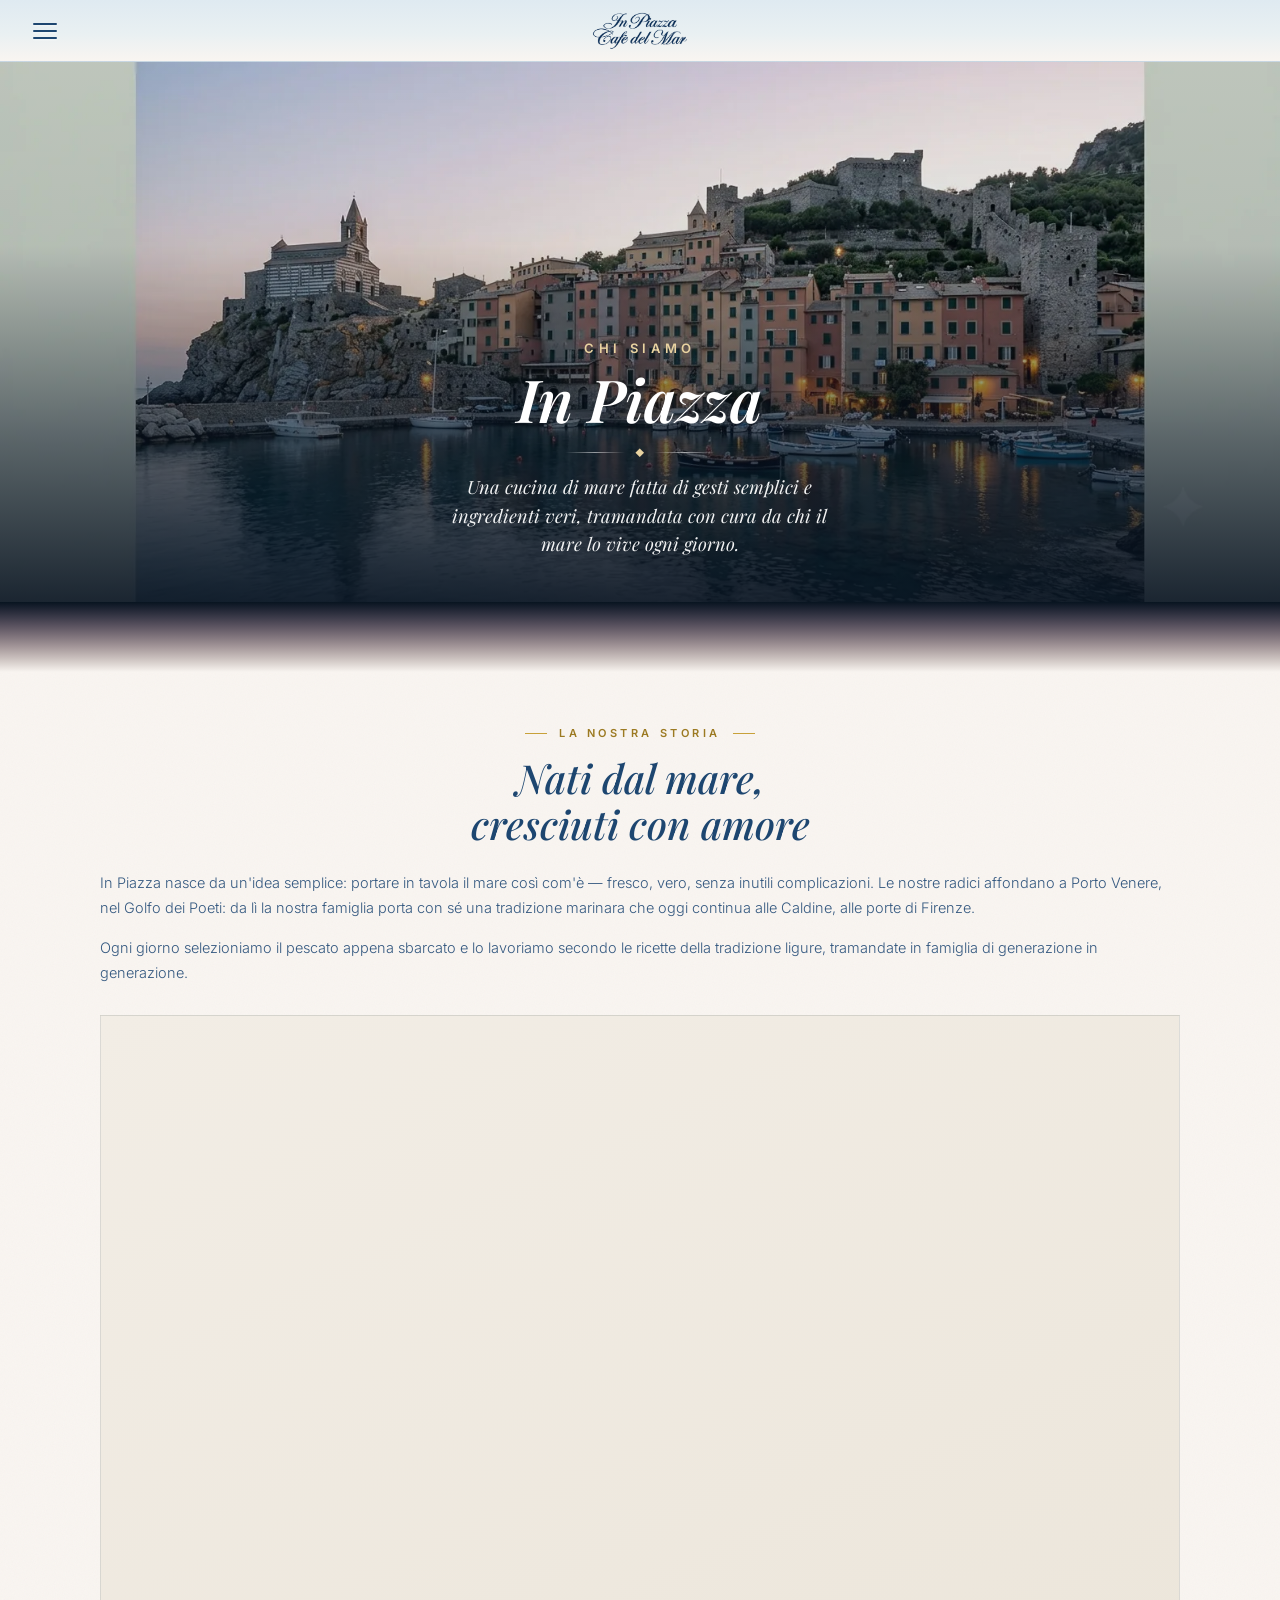
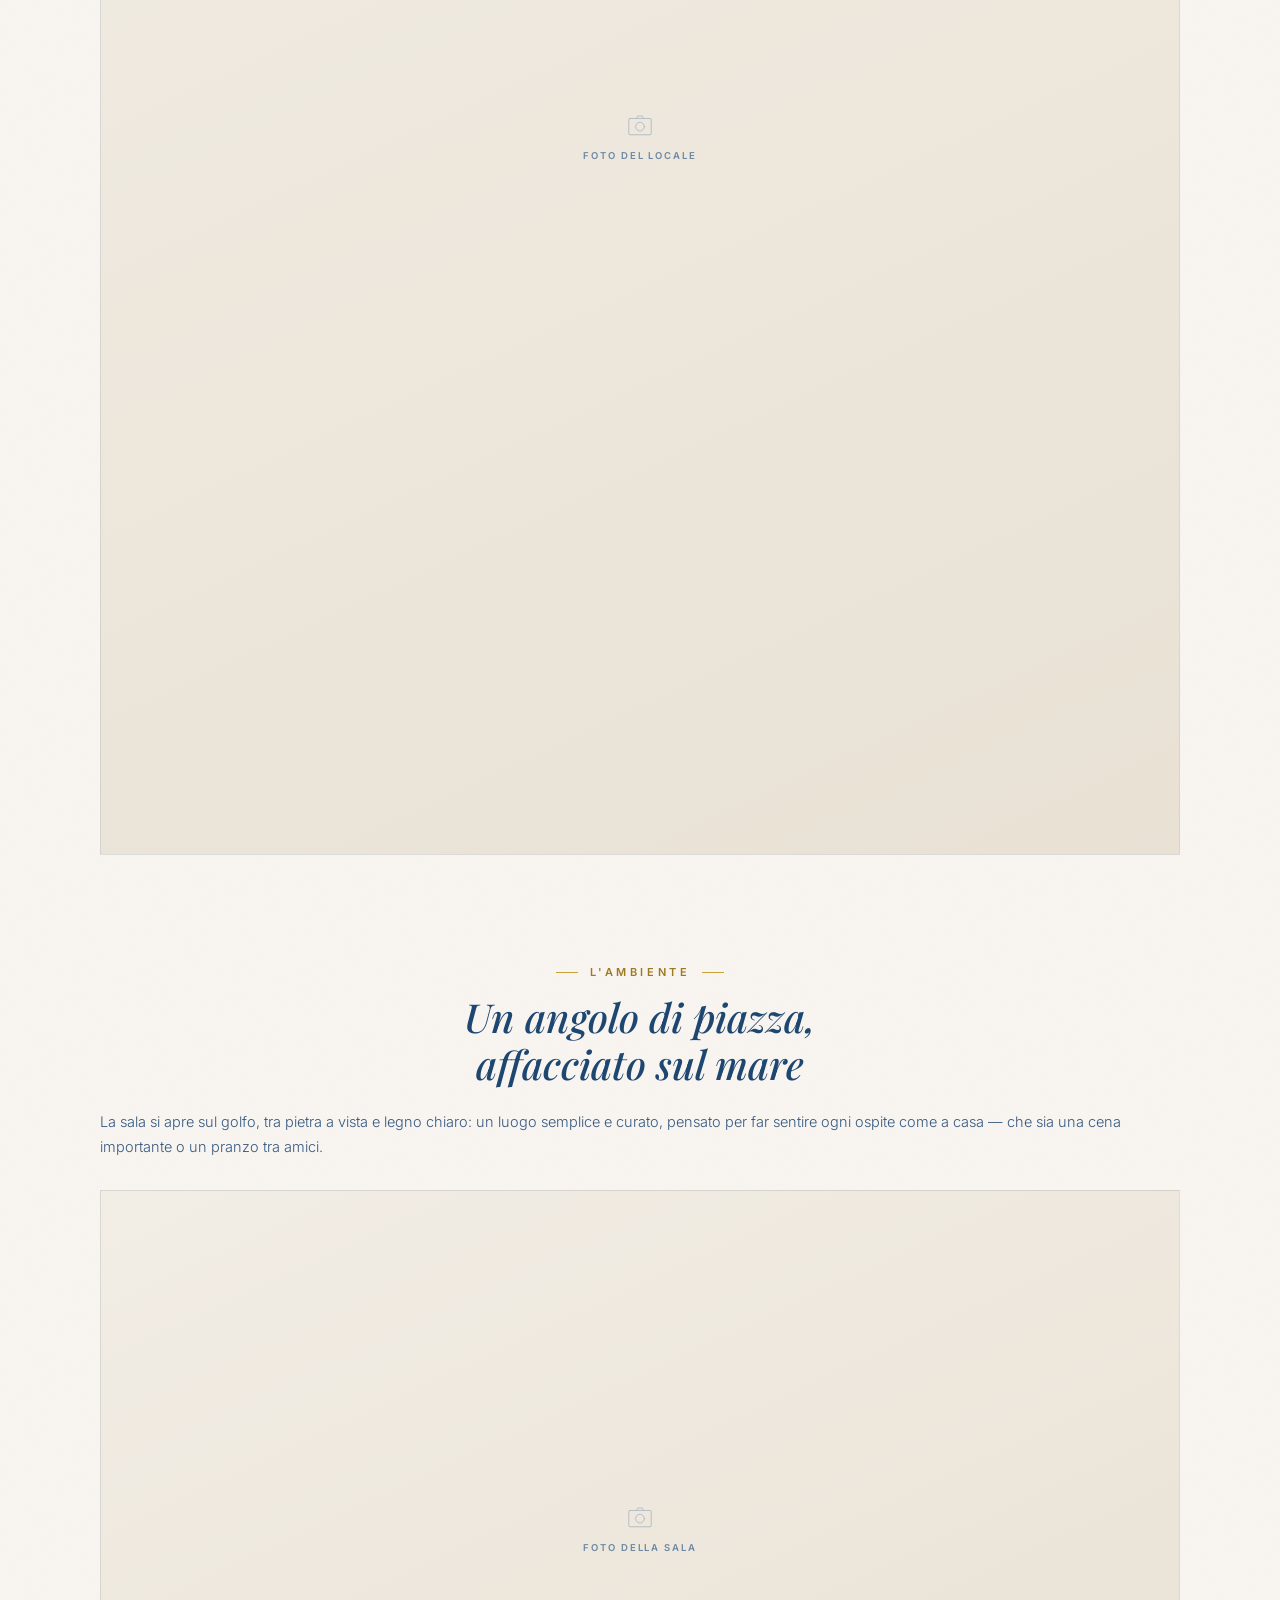
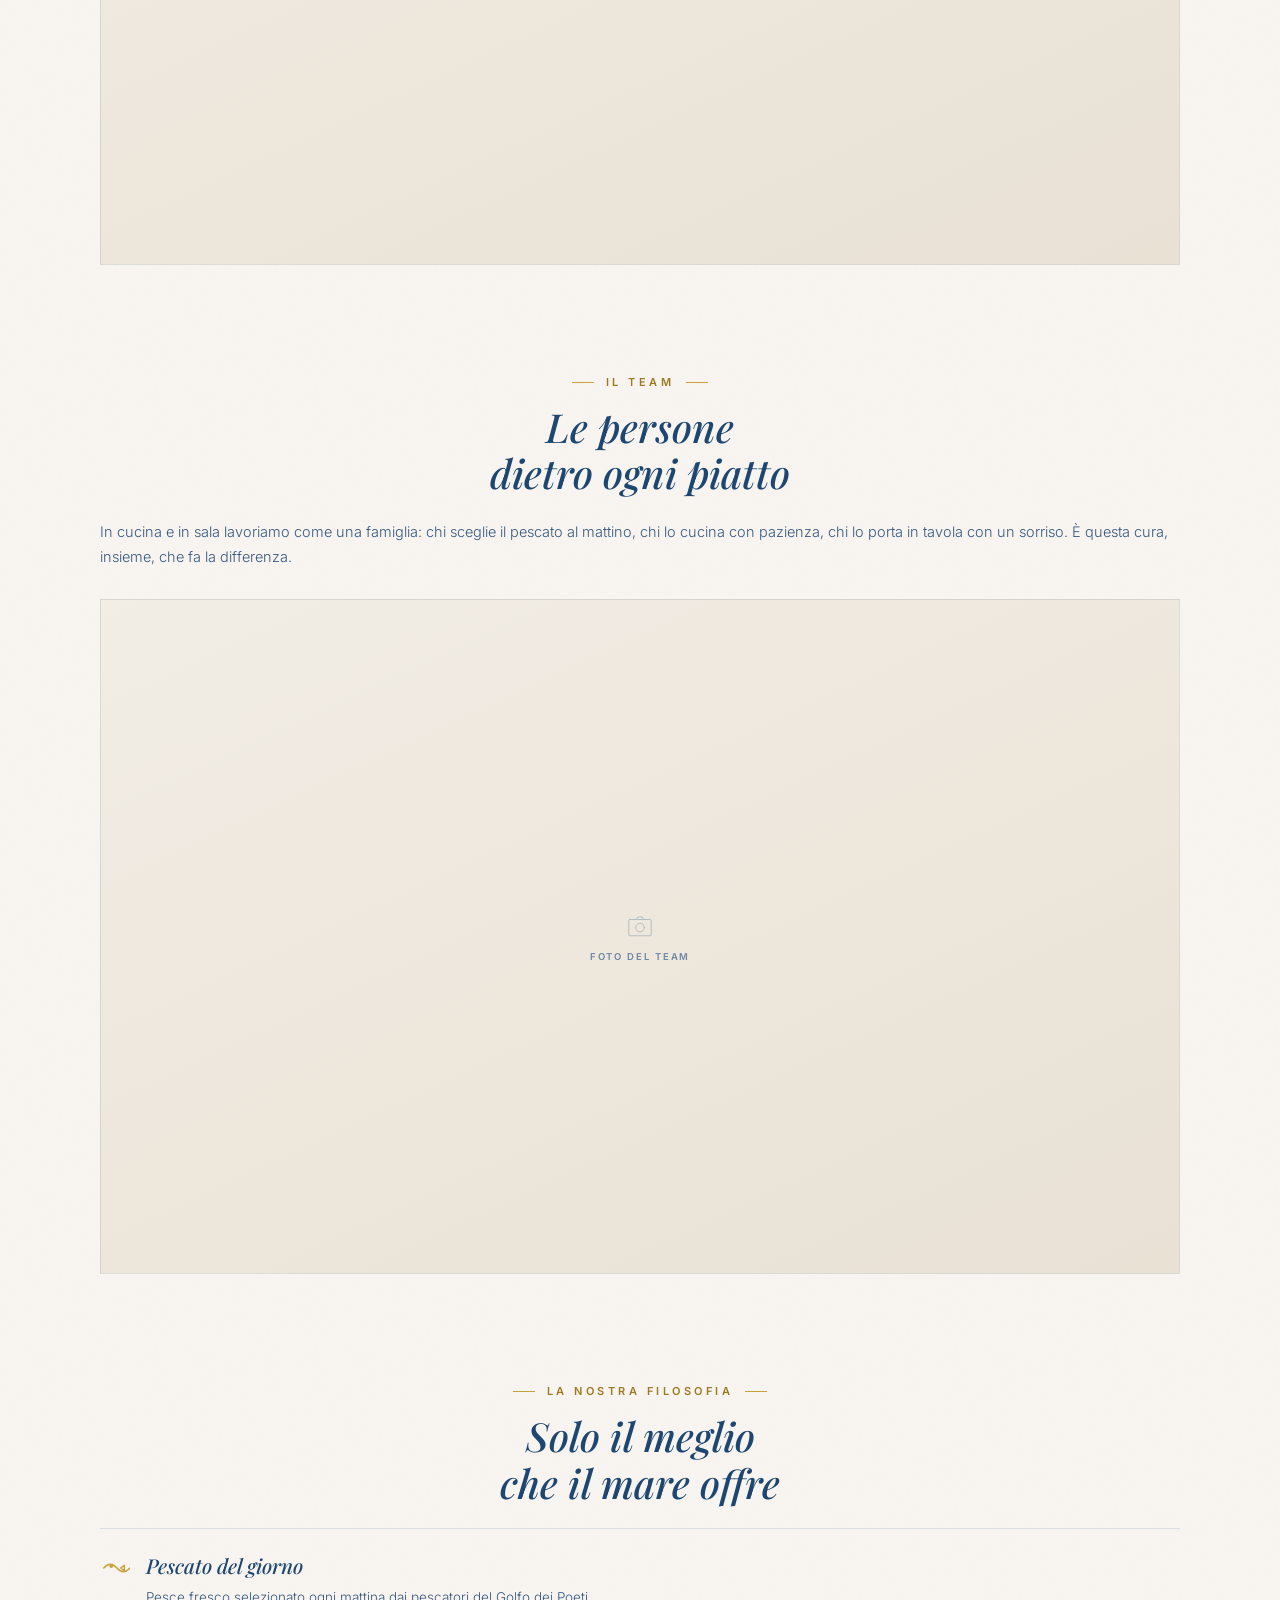
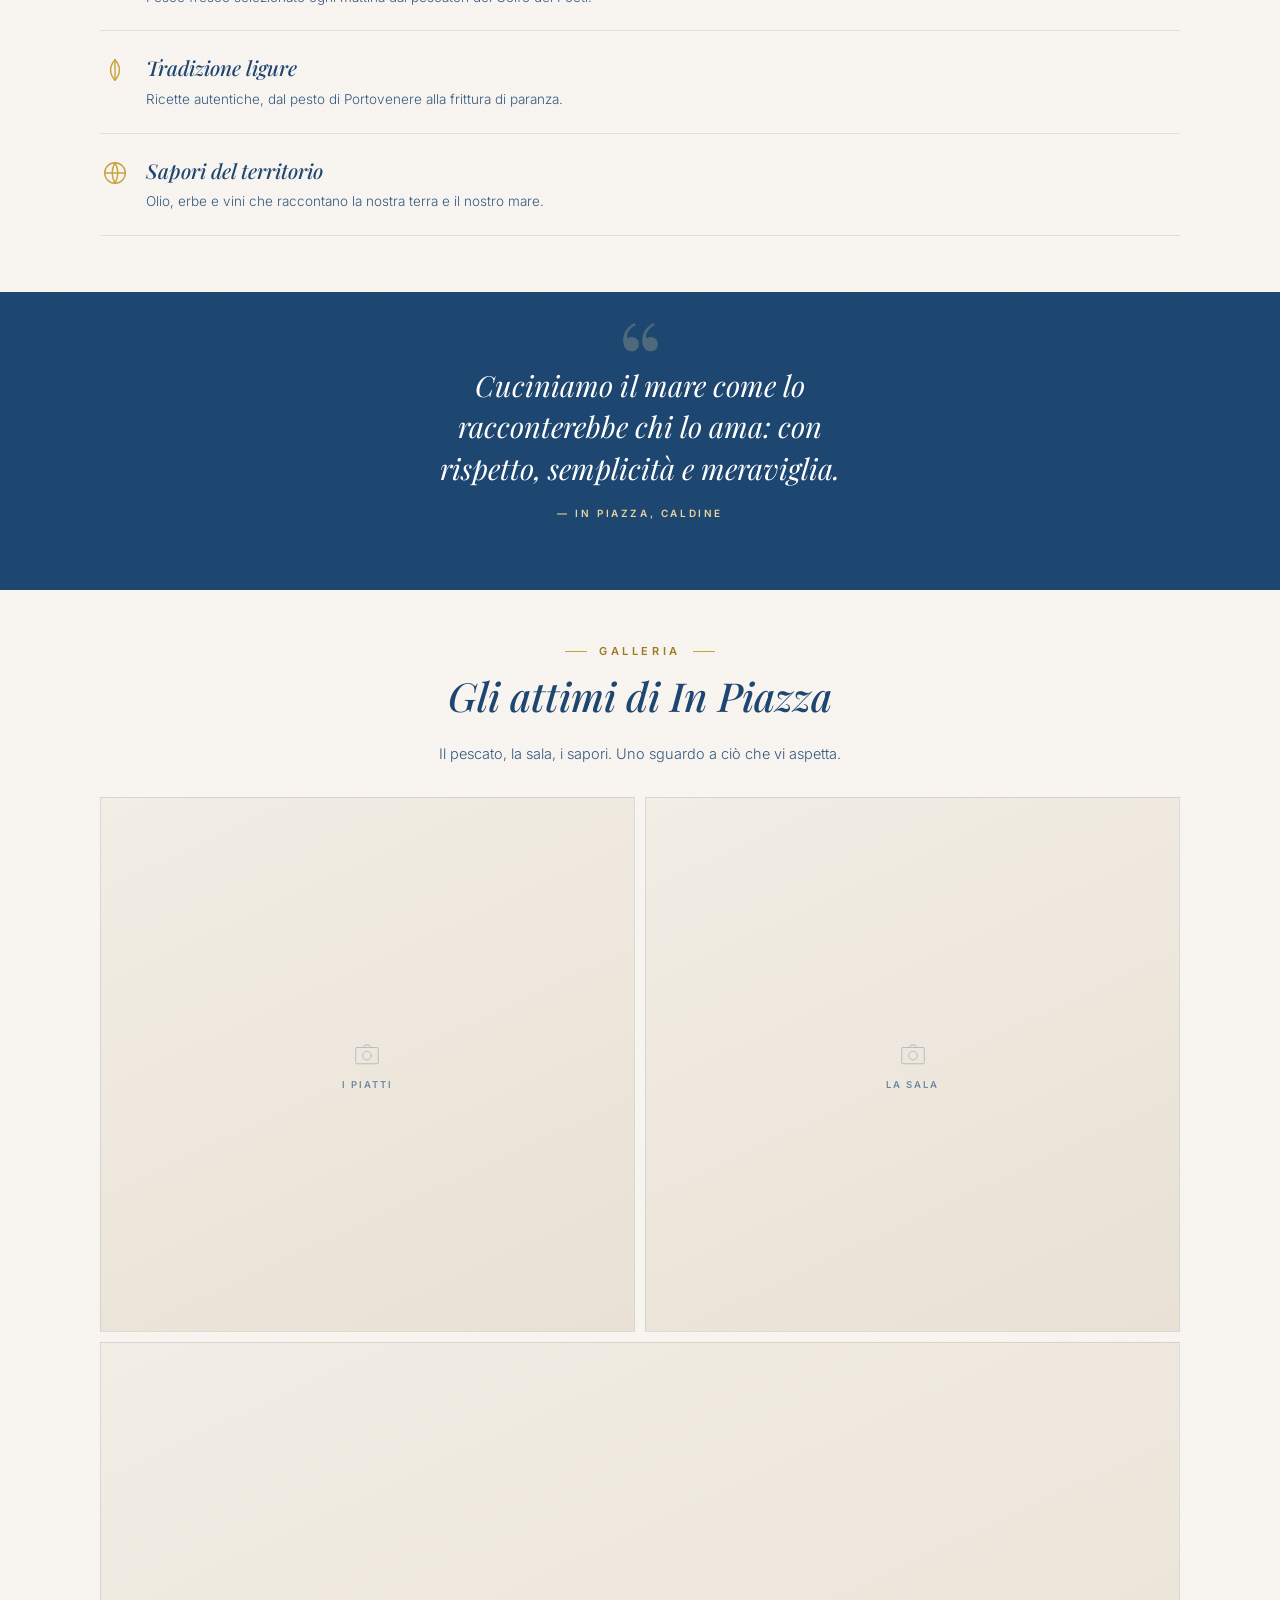
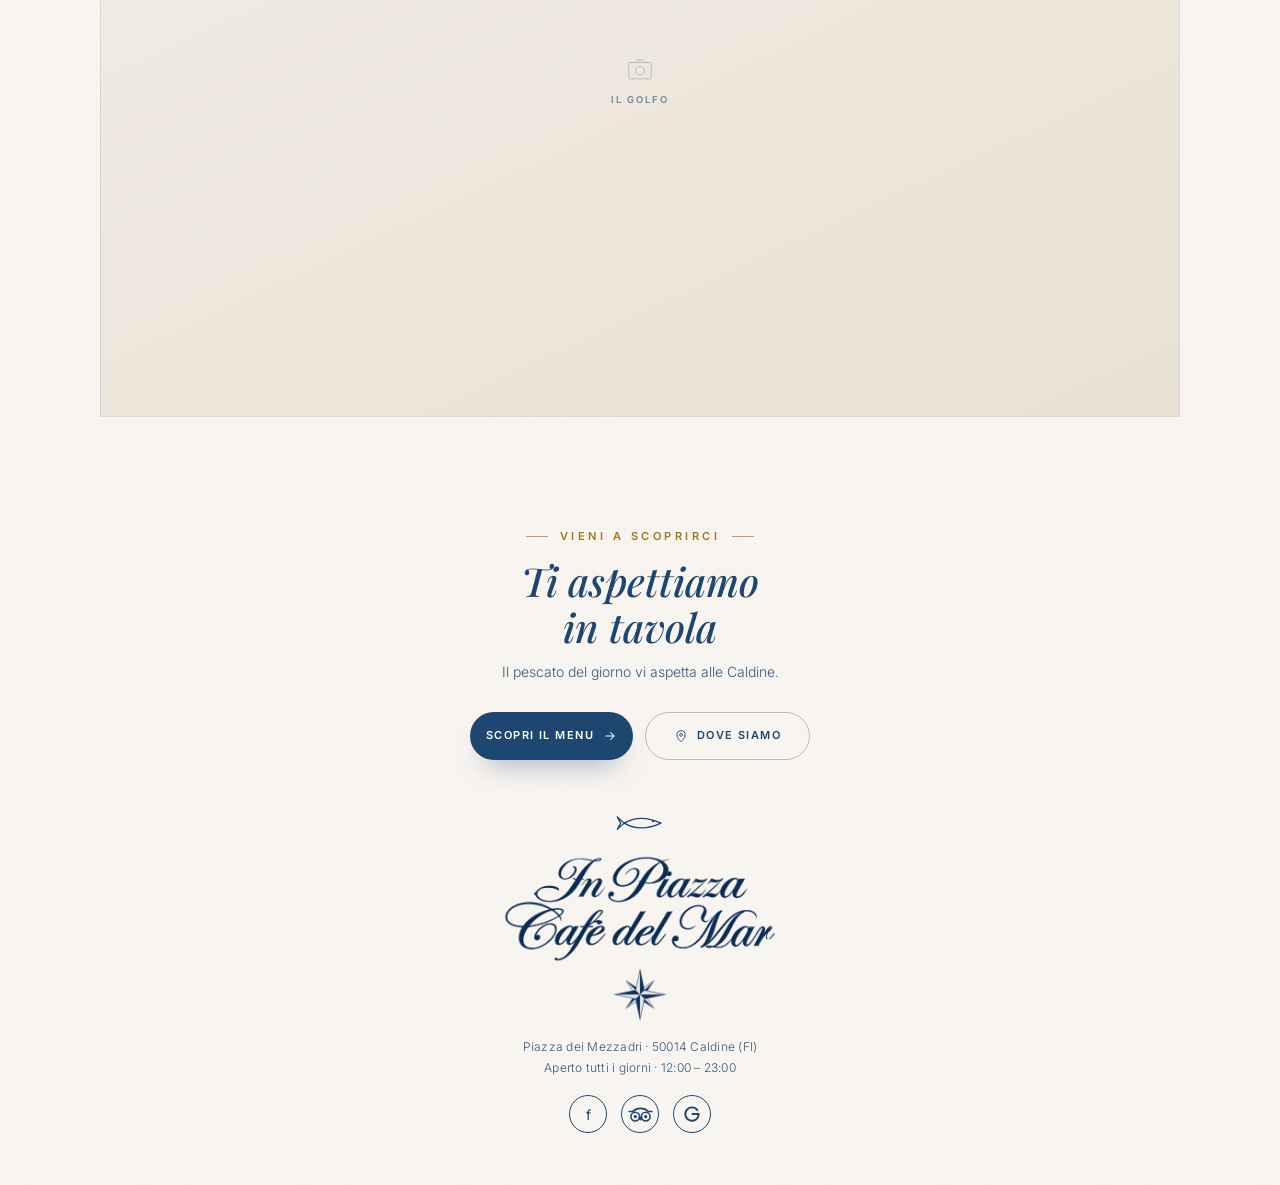
<file: chi-siamo.html>
<!DOCTYPE html>
<html lang="it">
<head>
<meta charset="UTF-8" />
<script>document.documentElement.classList.add('js')</script>
<meta name="viewport" content="width=device-width, initial-scale=1.0, viewport-fit=cover" />
<meta name="theme-color" content="#1d4670" />
<meta name="description" content="Chi siamo — In Piazza, cucina di mare alle Caldine (Fiesole), con radici a Porto Venere. La nostra storia, l'ambiente, le persone e la filosofia dietro ogni piatto." />
<title>In Piazza · Chi siamo</title>

<link rel="canonical" href="https://42paolo.github.io/SiteCarra/chi-siamo.html" />
<link rel="icon" href="data:," />
<meta property="og:type" content="website" />
<meta property="og:locale" content="it_IT" />
<meta property="og:site_name" content="In Piazza" />
<meta property="og:title" content="In Piazza · Chi siamo" />
<meta property="og:description" content="Chi siamo — In Piazza, cucina di mare alle Caldine (Fiesole), con radici a Porto Venere. La nostra storia, l'ambiente, le persone e la filosofia dietro ogni piatto." />
<meta property="og:url" content="https://42paolo.github.io/SiteCarra/chi-siamo.html" />
<meta name="twitter:card" content="summary" />

<!-- risorse critiche della prima schermata: richieste subito, con priorità alta -->
<link rel="preload" as="image" href="image/separatori/dv_4-1400.webp" media="(max-width: 767.98px)" fetchpriority="high" />
<link rel="preload" as="image" href="image/separatori/dv_4.webp" media="(min-width: 768px)" fetchpriority="high" />

<link rel="preconnect" href="https://fonts.googleapis.com" />
<link rel="preconnect" href="https://fonts.gstatic.com" crossorigin />
<link href="https://fonts.googleapis.com/css2?family=Playfair+Display:ital,wght@0,400;1,400;1,500;1,600&family=Inter:wght@300;400;600;700&family=Cormorant+Garamond:wght@600;700&display=swap" rel="stylesheet" />
<link rel="stylesheet" href="css/base.css?v=20261128a" />

<style>
/* ============================================================
   IN PIAZZA — pagina CHI SIAMO
   Stili condivisi (tokens, reset, .app, hamburger/logo, footer, overlay
   menu, modal recensioni, breakpoint di crescita) sono in css/base.css.
   Qui solo ciò che è specifico di questa pagina.
   ============================================================ */
.page-topbar{
  position:sticky; top:0; z-index:50;
  height:var(--hero-cmp);
  display:flex; align-items:center; justify-content:center;
  background:linear-gradient(180deg,#dfeaf1 0%, #e9f0f2 55%, var(--bg-base) 100%);
  border-bottom:1px solid var(--line);
}
.page-topbar .logo-mark{ --logo-h:38px; --logo-orn-op:0; }   /* barra compatta: solo scritte */

/* ---------- HERO fotografico ---------- */
.chi-hero{
  position:relative; overflow:hidden;
  min-height:60vh;
  display:flex; align-items:flex-end; justify-content:center;
  padding:0 var(--pad) 44px;
  background:#0f2338 url('image/separatori/dv_4.webp') center 42% / cover no-repeat;
}
@media (max-width:767px){ .chi-hero{ background-image:url('image/separatori/dv_4-1400.webp'); } }
.chi-hero::before{
  content:""; position:absolute; inset:0;
  background:linear-gradient(180deg,
    rgba(10,24,40,.08) 0%, rgba(10,24,40,.12) 34%,
    rgba(9,22,38,.58) 70%, rgba(8,19,33,.9) 100%);
}
.chi-hero__in{ position:relative; z-index:1; text-align:center; }
.chi-hero__eyebrow{
  font:600 clamp(11px,3.2vw,13px)/1 var(--sans);
  letter-spacing:.36em; text-transform:uppercase; color:#e9d3a1;
  margin:0 0 14px;
}
.chi-hero__title{
  font-family:var(--serif); font-style:italic; font-weight:600;
  font-size:clamp(2.7rem,13vw,3.7rem); line-height:1; color:#fff;
  margin:0; text-shadow:0 8px 34px rgba(0,0,0,.38);
}
.chi-hero__rule{
  display:flex; align-items:center; justify-content:center; gap:10px;
  margin:18px auto 14px; width:150px; color:rgba(255,255,255,.5);
}
.chi-hero__rule::before,.chi-hero__rule::after{
  content:""; height:1px; flex:1 1 auto;
  background:linear-gradient(90deg,transparent,rgba(255,255,255,.55),transparent);
}
.chi-hero__rule span{ font-size:9px; color:#e9d3a1; }
.chi-hero__sub{
  font-family:var(--serif); font-style:italic; font-weight:400;
  font-size:clamp(1rem,4.2vw,1.14rem); line-height:1.55; color:rgba(255,255,255,.94);
  margin:0 auto; max-width:22em;
}

/* raccordo foto -> pagina: rgb(8,20,32) -> rgb(248,244,240), interpolato in
   OKLCH per evitare la fascia grigia "sporca" di un fade scuro->chiaro in RGB. */
.chi-seam{
  height:70px;
  background:linear-gradient(180deg, rgb(8,20,32) 0%, rgb(248,244,240) 100%);
  background:linear-gradient(180deg in oklch, rgb(8,20,32) 0%, rgb(248,244,240) 100%);
}

/* ---------- sezioni editoriali ---------- */
.chi-sec{ position:relative; padding:56px var(--pad); }
.chi-eyebrow{
  display:flex; align-items:center; justify-content:center; gap:12px;
  font:600 11px/1 var(--sans); letter-spacing:.32em; text-transform:uppercase;
  color:var(--gold-deep); margin:0 0 16px;
}
.chi-eyebrow::before,.chi-eyebrow::after{ content:""; width:22px; height:1px; background:var(--gold-line); }
.chi-h2{
  font-family:var(--serif); font-style:italic; font-weight:500;
  font-size:clamp(1.9rem,8.4vw,2.5rem); line-height:1.16; color:var(--navy);
  margin:0 0 22px; text-align:center;
}
.chi-lead{ font-size:14.5px; font-weight:300; line-height:1.75; color:var(--ink); margin:0; }
.chi-lead + .chi-lead{ margin-top:14px; }

/* ---------- placeholder foto — sobrio, senza cornici vistose ---------- */
.ph{
  position:relative; width:100%; margin-top:30px;
  background:linear-gradient(155deg, #f2ede5, #e8e1d4);
  border:1px solid rgba(29,70,112,.1);
  display:grid; place-items:center; overflow:hidden;
}
.ph__in{ display:flex; flex-direction:column; align-items:center; gap:10px; color:var(--ink-soft); }
.ph__in svg{ width:30px; height:30px; opacity:.5; }
.ph__in span{ font:600 9.5px/1 var(--sans); letter-spacing:.2em; text-transform:uppercase; text-align:center; padding:0 20px; }
.ph--portrait{ aspect-ratio:3/4; }
.ph--landscape{ aspect-ratio:16/10; }
.ph--square{ aspect-ratio:1/1; }

/* ---------- pilastri filosofia ---------- */
.chi-pillars{ margin-top:6px; }
.chi-pillar{ position:relative; padding:22px 0; border-top:1px solid var(--line); display:flex; gap:16px; align-items:flex-start; }
.chi-pillar:last-child{ border-bottom:1px solid var(--line); }
.chi-pillar__ico{ flex:none; width:30px; height:30px; color:var(--gold-line); margin-top:2px; }
.chi-pillar__ico svg{ width:100%; height:100%; }
.chi-pillar__t{ font-family:var(--serif); font-style:italic; font-weight:500; font-size:1.28rem; color:var(--navy); margin:0 0 5px; }
.chi-pillar__d{ font-size:13.5px; font-weight:300; line-height:1.6; color:var(--ink); margin:0; }

/* ---------- citazione full-bleed ---------- */
.chi-pull{ position:relative; padding:72px var(--pad); text-align:center; background:var(--navy); color:#fff; overflow:hidden; }
.chi-pull::before{
  content:"\201C"; position:absolute; top:10px; left:50%; transform:translateX(-50%);
  font-family:var(--serif); font-size:112px; line-height:1; color:rgba(233,211,161,.25);
}
.chi-pull__q{ position:relative; font-family:var(--serif); font-style:italic; font-weight:400; font-size:clamp(1.34rem,6.4vw,1.82rem); line-height:1.42; margin:0 auto; max-width:15.5em; }
.chi-pull__a{ position:relative; display:block; margin-top:20px; font:600 10px/1 var(--sans); letter-spacing:.26em; text-transform:uppercase; color:#e9d3a1; }

/* ---------- galleria ---------- */
.chi-gallery{ margin-top:30px; display:grid; grid-template-columns:1fr 1fr; gap:10px; }
.chi-gallery .ph{ margin-top:0; }
.chi-gallery .ph--span{ grid-column:1 / -1; }

/* ---------- CTA finale ---------- */
.chi-cta{ padding:58px var(--pad) 8px; text-align:center; }
.chi-cta .chi-h2{ margin-bottom:10px; }
.chi-cta__sub{ font-size:14px; font-weight:300; color:var(--ink); margin:0 0 30px; }
.chi-cta__actions{ display:flex; gap:12px; max-width:340px; margin:0 auto; }
.dove-btn{
  flex:1 1 0; position:relative;
  display:flex; align-items:center; justify-content:center; gap:9px;
  padding:16px 14px; border-radius:999px;
  font:600 11px/1 var(--sans); letter-spacing:.13em; text-transform:uppercase;
  transition:transform .15s ease, background .25s ease, border-color .25s ease, color .25s ease, box-shadow .25s ease;
}
.dove-btn:active{ transform:scale(.965); }
.dove-btn svg{ width:14px; height:14px; flex:none; }
.dove-btn--solid{ background:var(--navy); color:#fff; box-shadow:0 16px 28px -16px rgba(22,54,90,.55); }
.dove-btn--solid:hover{ background:var(--navy-deep); }
.dove-btn--ghost{ background:transparent; color:var(--navy); border:1px solid rgba(29,70,112,.32); }
.dove-btn--ghost:hover{ border-color:var(--navy); background:rgba(29,70,112,.045); }

/* ---------- animazioni ingresso (fade + salita) — solo al primo viewport ---------- */
@keyframes chi-rise{ from{ opacity:0; transform:translateY(26px); } to{ opacity:1; transform:translateY(0); } }
.chi-hero__in{ animation:chi-rise .9s var(--ease) both .15s; }
/* arrivo dal menu: la scena è già pronta sotto l'onda, che si ritira da sola (niente dissolvenza in contemporanea) */
.from-menu .chi-hero__in{ animation:none; }

/* ---------- reveal on scroll (sezioni sotto la piega) ---------- */
.js .reveal{ opacity:0; transform:translateY(22px); transition:opacity .7s var(--ease), transform .7s var(--ease); }
.js .reveal.in-view{ opacity:1; transform:none; }

@media (prefers-reduced-motion: reduce){
  .chi-hero__in{ animation:none !important; }
  .js .reveal{ opacity:1 !important; transform:none !important; transition:none !important; }
}

@media (max-width:340px){
  .dove-btn{ font-size:9.5px; padding:14px 8px; gap:6px; }
}

/* ============================================================
   RESPONSIVE — TABLET (≥768px) & DESKTOP (≥1024px)
   La versione mobile qui sopra (senza media query) resta invariata.
   Il contenitore si allarga (--app-max/--wide-pad: vedi css/base.css).
   Questa pagina usa già solo foto reali (niente illustrazioni a china),
   quindi basta ancorare i testi tramite --wide-pad.
   ============================================================ */
@media (min-width:1024px){
  .chi-hero,
  .chi-sec,
  .chi-cta{
    padding-left:var(--wide-pad); padding-right:var(--wide-pad);
  }
}
</style>
</head>

<body>
<script>try{var t=+sessionStorage.getItem('ip-menu-return');sessionStorage.removeItem('ip-menu-return');if(t&&Date.now()-t<8000){document.body.classList.add('menu-open','menu-instant');document.documentElement.classList.add('from-menu')}}catch(e){}</script>
<div class="app">

  <!-- ===== BARRA SUPERIORE (stessa identità del sito) ===== -->
  <header class="page-topbar">
    <button class="hamburger" type="button" aria-label="Apri il menu" aria-expanded="false" aria-controls="overlay-menu">
      <span></span><span></span><span></span>
    </button>
    <div class="logo-mark" role="img" aria-label="In Piazza Café del Mar"></div>
  </header>

  <main>
    <!-- ===== HERO fotografico ===== -->
    <section class="chi-hero" aria-labelledby="chi-title">
      <div class="chi-hero__in">
        <p class="chi-hero__eyebrow">Chi siamo</p>
        <h1 id="chi-title" class="chi-hero__title">In Piazza</h1>
        <div class="chi-hero__rule" aria-hidden="true"><span>◆</span></div>
        <p class="chi-hero__sub">Una cucina di mare fatta di gesti semplici e ingredienti veri, tramandata con cura da chi il mare lo vive ogni giorno.</p>
      </div>
    </section>

    <div class="chi-seam" aria-hidden="true"></div>

    <!-- ===== 01 · LA NOSTRA STORIA ===== -->
    <section class="chi-sec reveal">
      <p class="chi-eyebrow">La nostra storia</p>
      <h2 class="chi-h2">Nati dal mare,<br/>cresciuti con amore</h2>
      <p class="chi-lead">In Piazza nasce da un'idea semplice: portare in tavola il mare così com'è — fresco, vero, senza inutili complicazioni. Le nostre radici affondano a Porto Venere, nel Golfo dei Poeti: da lì la nostra famiglia porta con sé una tradizione marinara che oggi continua alle Caldine, alle porte di Firenze.</p>
      <p class="chi-lead">Ogni giorno selezioniamo il pescato appena sbarcato e lo lavoriamo secondo le ricette della tradizione ligure, tramandate in famiglia di generazione in generazione.</p>
      <div class="ph ph--portrait" role="img" aria-label="Spazio foto: la storia del locale">
        <span class="ph__in" aria-hidden="true">
          <svg viewBox="0 0 48 48" fill="none" stroke="currentColor" stroke-width="1.3" stroke-linecap="round" stroke-linejoin="round"><rect x="6" y="12" width="36" height="26" rx="2"/><circle cx="24" cy="25" r="7"/><path d="M18 12l2.5-4h7l2.5 4"/></svg>
          <span>Foto del locale</span>
        </span>
      </div>
    </section>

    <!-- ===== 02 · L'AMBIENTE ===== -->
    <section class="chi-sec reveal">
      <p class="chi-eyebrow">L'ambiente</p>
      <h2 class="chi-h2">Un angolo di piazza,<br/>affacciato sul mare</h2>
      <p class="chi-lead">La sala si apre sul golfo, tra pietra a vista e legno chiaro: un luogo semplice e curato, pensato per far sentire ogni ospite come a casa — che sia una cena importante o un pranzo tra amici.</p>
      <div class="ph ph--landscape" role="img" aria-label="Spazio foto: la sala">
        <span class="ph__in" aria-hidden="true">
          <svg viewBox="0 0 48 48" fill="none" stroke="currentColor" stroke-width="1.3" stroke-linecap="round" stroke-linejoin="round"><rect x="6" y="12" width="36" height="26" rx="2"/><circle cx="24" cy="25" r="7"/><path d="M18 12l2.5-4h7l2.5 4"/></svg>
          <span>Foto della sala</span>
        </span>
      </div>
    </section>

    <!-- ===== 03 · IL TEAM ===== -->
    <section class="chi-sec reveal">
      <p class="chi-eyebrow">Il team</p>
      <h2 class="chi-h2">Le persone<br/>dietro ogni piatto</h2>
      <p class="chi-lead">In cucina e in sala lavoriamo come una famiglia: chi sceglie il pescato al mattino, chi lo cucina con pazienza, chi lo porta in tavola con un sorriso. È questa cura, insieme, che fa la differenza.</p>
      <div class="ph ph--landscape" role="img" aria-label="Spazio foto: il team">
        <span class="ph__in" aria-hidden="true">
          <svg viewBox="0 0 48 48" fill="none" stroke="currentColor" stroke-width="1.3" stroke-linecap="round" stroke-linejoin="round"><rect x="6" y="12" width="36" height="26" rx="2"/><circle cx="24" cy="25" r="7"/><path d="M18 12l2.5-4h7l2.5 4"/></svg>
          <span>Foto del team</span>
        </span>
      </div>
    </section>

    <!-- ===== 04 · FILOSOFIA ===== -->
    <section class="chi-sec reveal">
      <p class="chi-eyebrow">La nostra filosofia</p>
      <h2 class="chi-h2">Solo il meglio<br/>che il mare offre</h2>
      <div class="chi-pillars">
        <div class="chi-pillar">
          <span class="chi-pillar__ico" aria-hidden="true"><svg viewBox="0 0 32 32" fill="none" stroke="currentColor" stroke-width="1.5" stroke-linecap="round" stroke-linejoin="round"><path d="M4 16 q7 -8 14 0 q7 8 14 0"/><path d="M22 16 l4 -3 v6 z"/><circle cx="12" cy="14" r="1.2" fill="currentColor"/></svg></span>
          <div><h3 class="chi-pillar__t">Pescato del giorno</h3><p class="chi-pillar__d">Pesce fresco selezionato ogni mattina dai pescatori del Golfo dei Poeti.</p></div>
        </div>
        <div class="chi-pillar">
          <span class="chi-pillar__ico" aria-hidden="true"><svg viewBox="0 0 32 32" fill="none" stroke="currentColor" stroke-width="1.5" stroke-linecap="round" stroke-linejoin="round"><path d="M16 5 C10 12 10 20 16 27 C22 20 22 12 16 5 Z"/><path d="M16 5 V27"/></svg></span>
          <div><h3 class="chi-pillar__t">Tradizione ligure</h3><p class="chi-pillar__d">Ricette autentiche, dal pesto di Portovenere alla frittura di paranza.</p></div>
        </div>
        <div class="chi-pillar">
          <span class="chi-pillar__ico" aria-hidden="true"><svg viewBox="0 0 32 32" fill="none" stroke="currentColor" stroke-width="1.5" stroke-linecap="round" stroke-linejoin="round"><circle cx="16" cy="16" r="11"/><path d="M16 5 q6 11 0 22 q-6 -11 0 -22"/><path d="M5 16 H27"/></svg></span>
          <div><h3 class="chi-pillar__t">Sapori del territorio</h3><p class="chi-pillar__d">Olio, erbe e vini che raccontano la nostra terra e il nostro mare.</p></div>
        </div>
      </div>
    </section>

    <!-- ===== citazione ===== -->
    <section class="chi-pull reveal">
      <p class="chi-pull__q">Cuciniamo il mare come lo racconterebbe chi lo ama: con rispetto, semplicità e meraviglia.</p>
      <span class="chi-pull__a">— In Piazza, Caldine</span>
    </section>

    <!-- ===== GALLERIA ===== -->
    <section class="chi-sec reveal">
      <p class="chi-eyebrow">Galleria</p>
      <h2 class="chi-h2">Gli attimi di In Piazza</h2>
      <p class="chi-lead" style="text-align:center;">Il pescato, la sala, i sapori. Uno sguardo a ciò che vi aspetta.</p>
      <div class="chi-gallery">
        <div class="ph ph--square" role="img" aria-label="Spazio foto: un piatto">
          <span class="ph__in" aria-hidden="true"><svg viewBox="0 0 48 48" fill="none" stroke="currentColor" stroke-width="1.3" stroke-linecap="round" stroke-linejoin="round"><rect x="6" y="12" width="36" height="26" rx="2"/><circle cx="24" cy="25" r="7"/><path d="M18 12l2.5-4h7l2.5 4"/></svg><span>I piatti</span></span>
        </div>
        <div class="ph ph--square" role="img" aria-label="Spazio foto: la sala">
          <span class="ph__in" aria-hidden="true"><svg viewBox="0 0 48 48" fill="none" stroke="currentColor" stroke-width="1.3" stroke-linecap="round" stroke-linejoin="round"><rect x="6" y="12" width="36" height="26" rx="2"/><circle cx="24" cy="25" r="7"/><path d="M18 12l2.5-4h7l2.5 4"/></svg><span>La sala</span></span>
        </div>
        <div class="ph ph--landscape ph--span" role="img" aria-label="Spazio foto: il golfo">
          <span class="ph__in" aria-hidden="true"><svg viewBox="0 0 48 48" fill="none" stroke="currentColor" stroke-width="1.3" stroke-linecap="round" stroke-linejoin="round"><rect x="6" y="12" width="36" height="26" rx="2"/><circle cx="24" cy="25" r="7"/><path d="M18 12l2.5-4h7l2.5 4"/></svg><span>Il golfo</span></span>
        </div>
      </div>
    </section>

    <!-- ===== CTA finale ===== -->
    <section class="chi-cta reveal">
      <p class="chi-eyebrow">Vieni a scoprirci</p>
      <h2 class="chi-h2">Ti aspettiamo<br/>in tavola</h2>
      <p class="chi-cta__sub">Il pescato del giorno vi aspetta alle Caldine.</p>
      <div class="chi-cta__actions">
        <a class="dove-btn dove-btn--solid" href="index.html#antipasti">
          Scopri il menu
          <svg viewBox="0 0 24 24" fill="none" aria-hidden="true"><path d="M5 12h14M13 6l6 6-6 6" stroke="currentColor" stroke-width="1.8" stroke-linecap="round" stroke-linejoin="round"/></svg>
        </a>
        <a class="dove-btn dove-btn--ghost" href="dove-siamo.html">
          <svg viewBox="0 0 24 24" fill="none" aria-hidden="true"><path d="M12 22s7-6.2 7-12a7 7 0 1 0-14 0c0 5.8 7 12 7 12Z" stroke="currentColor" stroke-width="1.6" stroke-linejoin="round"/><circle cx="12" cy="10" r="2.4" stroke="currentColor" stroke-width="1.6"/></svg>
          Dove siamo
        </a>
      </div>
    </section>
  </main>

  <!-- FOOTER -->
  <footer class="site-footer" id="prenota">
    <svg class="footer__fish" viewBox="0 0 96 30" fill="none" aria-hidden="true">
      <path d="M30 15 L22 8 L26 15 L22 22 Z" stroke="currentColor" stroke-width="1.5" stroke-linejoin="round"/>
      <path d="M30 15 Q48 4 72 15 Q48 26 30 15 Z" stroke="currentColor" stroke-width="1.5" stroke-linejoin="round"/>
      <circle cx="63" cy="12.5" r="1.4" fill="currentColor"/>
    </svg>
    <div class="logo logo--foot"><div class="logo-mark" role="img" aria-label="In Piazza Café del Mar"></div></div>
    <p class="footer__line">Piazza dei Mezzadri · 50014 Caldine (FI)</p>
    <p class="footer__line">Aperto tutti i giorni · 12:00 – 23:00</p>
    <div class="footer__social" data-social></div>
  </footer>

  <!-- ===== OVERLAY MENU ===== -->
  <div class="menu-overlay" id="overlay-menu" role="dialog" aria-modal="true" aria-label="Menu principale" aria-hidden="true" inert>
    <div class="wave-curtain" aria-hidden="true">
      <svg class="wave-curtain__edge" viewBox="0 0 1440 170" preserveAspectRatio="none">
        <path class="wave-front" d="M0,0 H1440 V104 C1250,158 1040,74 840,110 C660,142 360,70 0,108 Z"/>
        <path class="wave-mid"   d="M0,0 H1440 V76 C1240,128 1020,58 800,88 C600,116 320,52 0,82 Z"/>
        <path class="wave-back"  d="M0,0 H1440 V50 C1250,96 1030,38 820,64 C620,88 300,34 0,56 Z"/>
        <path class="wave-foam"  d="M1440,104 C1250,158 1040,74 840,110 C660,142 360,70 0,108"/>
      </svg>
    </div>

    <div class="menu-overlay__skyline" aria-hidden="true">
      <div class="menu-overlay__skyline-in"><img src="image/sfondi/overlay-porto-venere.webp" alt="" width="2000" height="667" loading="lazy" decoding="async" /></div>
    </div>
    <div class="menu-overlay__bar">
      <button class="overlay-close" type="button" aria-label="Chiudi il menu">&times;</button>
    </div>
    <div class="logo logo--ov">
      <div class="logo-mark" role="img" aria-label="In Piazza Café del Mar"></div>
    </div>
    <nav class="menu-overlay__nav" aria-label="Navigazione principale">
      <a href="chi-siamo.html" class="ov-link ov-link--gold" aria-current="page">Chi siamo</a>
      <a href="dove-siamo.html" class="ov-link">Dove siamo</a>
      <a href="index.html#antipasti" class="ov-link">Menu Galleria</a>
      <button type="button" class="ov-link" id="review-trigger">
        <svg class="ov-link__ico" viewBox="0 0 24 24" fill="currentColor" aria-hidden="true"><path d="M12 3l2.7 5.6 6.1.9-4.4 4.3 1 6.1L12 17l-5.4 2.9 1-6.1L3.2 9.5l6.1-.9L12 3z"/></svg>Recensisci
      </button>
    </nav>
    <p class="menu-overlay__label">Seguici</p>
    <div class="menu-overlay__social" data-social></div>
  </div>

  <!-- ===== MODAL RECENSIONI (Google / Tripadvisor) ===== -->
  <div class="review-modal" id="review-modal" role="dialog" aria-modal="true" aria-label="Lascia una recensione" aria-hidden="true" inert>
    <div class="review-modal__panel">
      <button type="button" class="review-modal__close" aria-label="Chiudi">&times;</button>
      <a class="review-card" href="https://maps.app.goo.gl/5trc5QQUGpTFEYTVA" target="_blank" rel="noopener">
        <svg class="review-card__ico" viewBox="0 0 48 48" aria-hidden="true">
          <path fill="#4285F4" d="M45.12 24.5c0-1.56-.14-3.06-.4-4.5H24v8.51h11.84c-.51 2.75-2.06 5.08-4.39 6.64v5.52h7.11c4.16-3.83 6.56-9.47 6.56-16.17z"/>
          <path fill="#34A853" d="M24 46c5.94 0 10.92-1.97 14.56-5.33l-7.11-5.52c-1.97 1.32-4.49 2.1-7.45 2.1-5.73 0-10.58-3.87-12.31-9.07H4.34v5.7C7.96 41.07 15.4 46 24 46z"/>
          <path fill="#FBBC05" d="M11.69 28.18C11.25 26.86 11 25.45 11 24s.25-2.86.69-4.18v-5.7H4.34C2.85 17.09 2 20.45 2 24s.85 6.91 2.34 9.88l7.35-5.7z"/>
          <path fill="#EA4335" d="M24 10.75c3.23 0 6.13 1.11 8.41 3.29l6.31-6.31C34.91 4.18 29.93 2 24 2 15.4 2 7.96 6.93 4.34 14.12l7.35 5.7c1.73-5.2 6.58-9.07 12.31-9.07z"/>
        </svg>
        <span class="review-card__label">Google</span>
      </a>
      <a class="review-card" href="https://www.tripadvisor.com/Restaurant_Review-g12083518-d15848178-Reviews-In_Piazza-Caldine_Tuscany.html" target="_blank" rel="noopener">
        <svg class="review-card__ico" viewBox="0 0 48 32" aria-hidden="true" fill="none">
          <circle cx="12" cy="16" r="11" stroke="#34C12E" stroke-width="2.5"/>
          <circle cx="36" cy="16" r="11" stroke="#34C12E" stroke-width="2.5"/>
          <circle cx="12" cy="16" r="4.2" fill="#34C12E"/>
          <circle cx="36" cy="16" r="4.2" fill="#34C12E"/>
          <path d="M18 8 Q24 3 30 8" stroke="#34C12E" stroke-width="2.5" stroke-linecap="round"/>
        </svg>
        <span class="review-card__label">Tripadvisor</span>
      </a>
    </div>
  </div>

</div>

<script src="js/overlay.js?v=20261128a"></script>
<script>
/* ============================================================
   IN PIAZZA — pagina CHI SIAMO: comportamento specifico
   (hamburger, menu overlay e modal recensioni sono in js/overlay.js)
   ============================================================ */
(function(){
  'use strict';
  /* reveal all'ingresso in viewport (sezioni sotto la piega) */
  var reveals = document.querySelectorAll('.reveal');
  if('IntersectionObserver' in window){
    var io = new IntersectionObserver(function(entries){
      entries.forEach(function(en){ if(en.isIntersecting){ en.target.classList.add('in-view'); io.unobserve(en.target); } });
    }, { rootMargin:'0px 0px -10% 0px', threshold:0.08 });
    reveals.forEach(function(el){ io.observe(el); });
  } else {
    reveals.forEach(function(el){ el.classList.add('in-view'); });
  }
})();
</script>
</body>
</html>
</file>
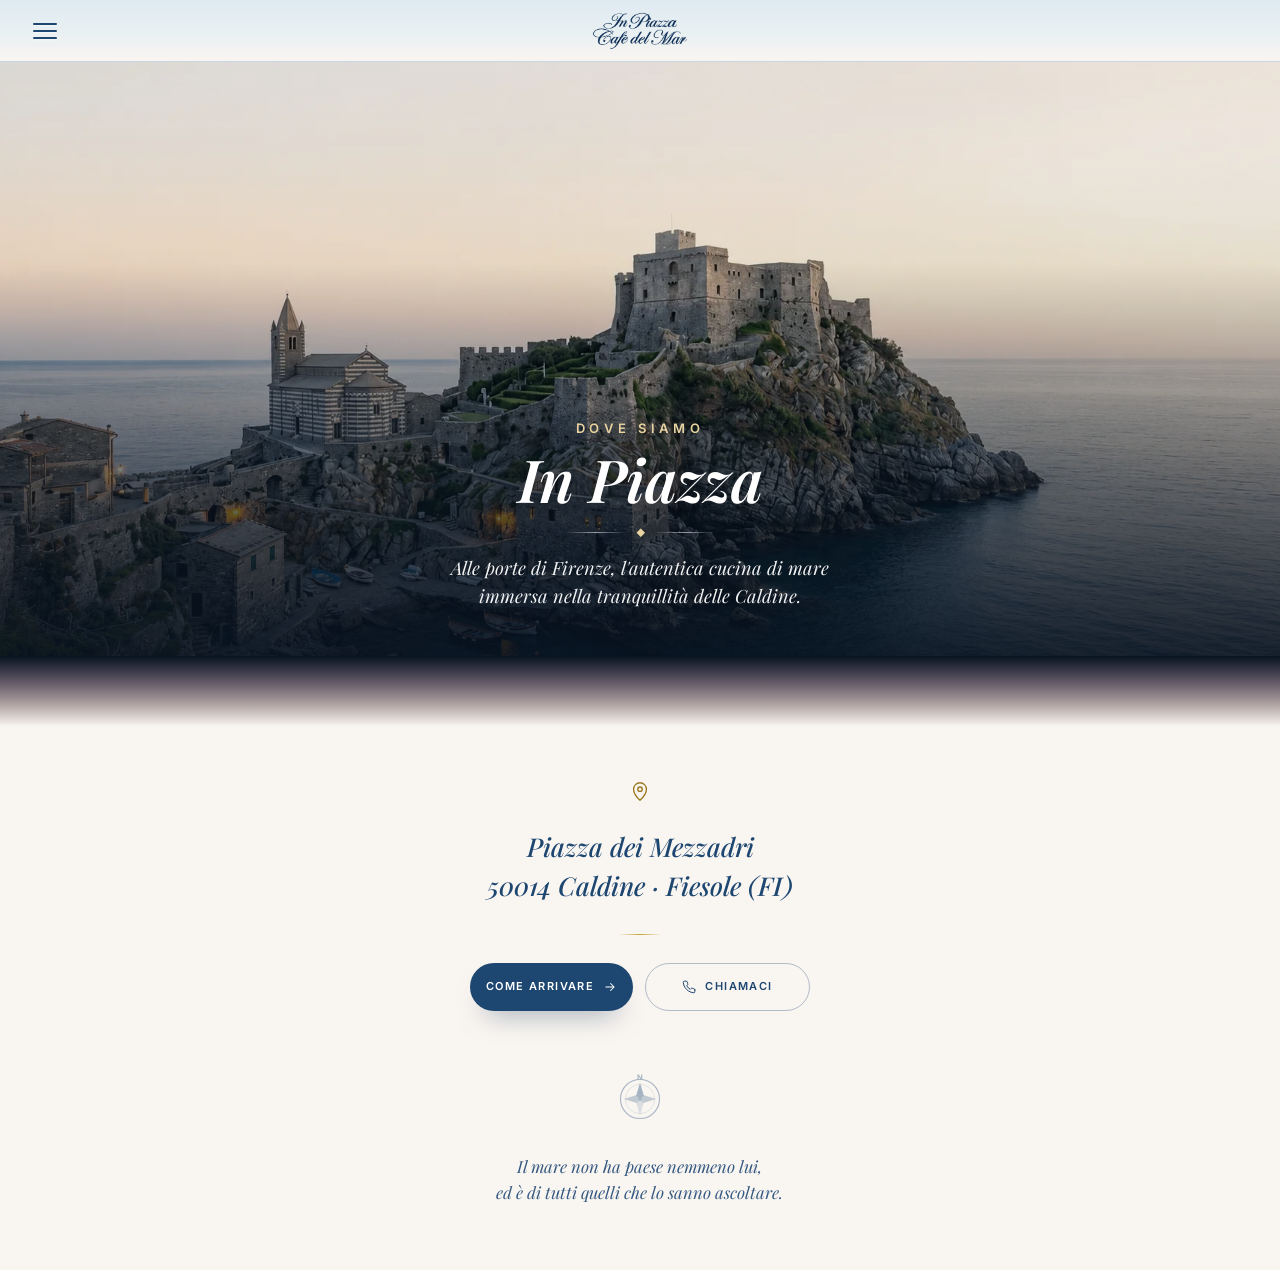
<file: dove-siamo.html>
<!DOCTYPE html>
<html lang="it">
<head>
<meta charset="UTF-8" />
<script>document.documentElement.classList.add('js')</script>
<meta name="viewport" content="width=device-width, initial-scale=1.0, viewport-fit=cover" />
<meta name="theme-color" content="#1d4670" />
<meta name="description" content="Dove siamo — In Piazza, cucina di mare alle porte di Firenze: Piazza dei Mezzadri, 50014 Caldine · Fiesole (FI). Come arrivare e come chiamarci." />
<title>In Piazza · Dove siamo</title>

<link rel="canonical" href="https://42paolo.github.io/SiteCarra/dove-siamo.html" />
<link rel="icon" href="data:," />
<meta property="og:type" content="website" />
<meta property="og:locale" content="it_IT" />
<meta property="og:site_name" content="In Piazza" />
<meta property="og:title" content="In Piazza · Dove siamo" />
<meta property="og:description" content="Dove siamo — In Piazza, cucina di mare alle porte di Firenze: Piazza dei Mezzadri, 50014 Caldine · Fiesole (FI). Come arrivare e come chiamarci." />
<meta property="og:url" content="https://42paolo.github.io/SiteCarra/dove-siamo.html" />
<meta name="twitter:card" content="summary" />

<!-- risorse critiche della prima schermata: richieste subito, con priorità alta -->
<link rel="preload" as="image" href="image/separatori/dv_7-1400.webp" media="(max-width: 767.98px)" fetchpriority="high" />
<link rel="preload" as="image" href="image/separatori/dv_7.webp" media="(min-width: 768px)" fetchpriority="high" />

<link rel="preconnect" href="https://fonts.googleapis.com" />
<link rel="preconnect" href="https://fonts.gstatic.com" crossorigin />
<link href="https://fonts.googleapis.com/css2?family=Playfair+Display:ital,wght@0,400;1,400;1,500;1,600&family=Inter:wght@300;400;600;700&family=Cormorant+Garamond:wght@600;700&display=swap" rel="stylesheet" />
<link rel="stylesheet" href="css/base.css?v=20261128a" />

<style>
/* ============================================================
   IN PIAZZA — pagina DOVE SIAMO
   Stili condivisi (tokens, reset, .app, hamburger/logo, footer, overlay
   menu, modal recensioni, breakpoint di crescita) sono in css/base.css.
   Qui solo ciò che è specifico di questa pagina.
   ============================================================ */

/* Barra superiore compatta: hamburger + logo (stessa identità del sito) */
.dove-topbar{
  position:sticky; top:0; z-index:50;
  height:var(--hero-cmp);
  display:flex; align-items:center; justify-content:center;
  background:linear-gradient(180deg,#dfeaf1 0%, #e9f0f2 55%, var(--bg-base) 100%);
  border-bottom:1px solid var(--line);
}
.dove-topbar .logo-mark{ --logo-h:38px; --logo-orn-op:0; }   /* barra compatta: solo scritte */

/* sfondo pagina: colore crema uniforme, coerente con il resto del sito. */
.app{ background-image:none; }

/* ============================================================
   HERO fotografico — foto reale (non illustrazione), non ancora quella
   definitiva delle Caldine: per ora mostra Porto Venere, da cui la
   famiglia è originaria (il ristorante è alle Caldine, Fiesole).
   Scrim navy per leggibilità del testo in overlay.
   ============================================================ */
.dove-hero{
  position:relative; overflow:hidden;
  min-height:66vh;
  display:flex; align-items:flex-end; justify-content:center;
  padding:0 var(--pad) 46px;
  background:#0f2338 url('image/separatori/dv_7.webp') center 38% / cover no-repeat;
}
@media (max-width:767px){ .dove-hero{ background-image:url('image/separatori/dv_7-1400.webp'); } }
.dove-hero::before{
  content:""; position:absolute; inset:0;
  background:linear-gradient(180deg,
    rgba(10,24,40,.06) 0%, rgba(10,24,40,.1) 34%,
    rgba(9,22,38,.58) 70%, rgba(8,19,33,.9) 100%);
}
.dove-hero__in{ position:relative; z-index:1; text-align:center; }
.dove-hero__eyebrow{
  font:600 clamp(11px,3.2vw,13px)/1 var(--sans);
  letter-spacing:.36em; text-transform:uppercase; color:#e9d3a1;
  margin:0 0 14px;
}
.dove-hero__title{
  font-family:var(--serif); font-style:italic; font-weight:600;
  font-size:clamp(2.7rem,13vw,3.7rem); line-height:1; color:#fff;
  margin:0; text-shadow:0 8px 34px rgba(0,0,0,.38);
}
.dove-hero__rule{
  display:flex; align-items:center; justify-content:center; gap:10px;
  margin:18px auto 14px; width:150px; color:rgba(255,255,255,.5);
}
.dove-hero__rule::before,.dove-hero__rule::after{
  content:""; height:1px; flex:1 1 auto;
  background:linear-gradient(90deg,transparent,rgba(255,255,255,.55),transparent);
}
.dove-hero__rule span{ font-size:9px; color:#e9d3a1; }
.dove-hero__sub{
  font-family:var(--serif); font-style:italic; font-weight:400;
  font-size:clamp(1rem,4.2vw,1.14rem); line-height:1.55; color:rgba(255,255,255,.94);
  margin:0 auto; max-width:21em;
}

/* raccordo tra la foto e la pagina: rgb(8,20,32) -> rgb(248,244,240).
   Interpolazione in OKLCH (non RGB): evita la fascia grigia "sporca" che
   compare a metà quando si sfuma un blu scuro in un chiaro caldo in RGB
   normale — con OKLCH la luminosità percepita cresce in modo lineare,
   niente stacco visibile a occhio. */
.dove-seam{
  height:70px;
  background:linear-gradient(180deg, rgb(8,20,32) 0%, rgb(248,244,240) 100%);            /* fallback */
  background:linear-gradient(180deg in oklch, rgb(8,20,32) 0%, rgb(248,244,240) 100%);
}

/* ============================================================
   SCHEDA INDIRIZZO — sotto la foto, sul crema del sito.
   Editoriale, sobria: niente cornici — spazio, tipografia, un filo d'oro.
   ============================================================ */
.dove-card{ position:relative; text-align:center; padding:54px var(--pad) 10px; }
.dove-card__pin{
  width:22px; height:22px; margin:0 auto 20px; color:var(--gold-deep);
}
.dove-card__addr{
  font-family:var(--serif); font-style:italic; font-weight:500;
  font-size:clamp(1.32rem,5.6vw,1.62rem); line-height:1.5; color:var(--navy);
  margin:0;
}
.dove-card__rule{
  width:42px; height:1px; margin:28px auto;
  background:linear-gradient(90deg,transparent,var(--gold-line),transparent);
}

.dove-card__actions{
  display:flex; gap:12px; justify-content:center;
  max-width:340px; margin:0 auto;
}
.dove-btn{
  flex:1 1 0; position:relative;
  display:flex; align-items:center; justify-content:center; gap:9px;
  padding:16px 14px; border-radius:999px;
  font:600 11px/1 var(--sans); letter-spacing:.13em; text-transform:uppercase;
  transition:transform .15s ease, background .25s ease, border-color .25s ease, color .25s ease, box-shadow .25s ease;
}
.dove-btn:active{ transform:scale(.965); }
.dove-btn svg{ width:14px; height:14px; flex:none; }
.dove-btn--solid{
  background:var(--navy); color:#fff;
  box-shadow:0 16px 28px -16px rgba(22,54,90,.55);
}
.dove-btn--solid:hover{ background:var(--navy-deep); }
.dove-btn--ghost{
  background:transparent; color:var(--navy);
  border:1px solid rgba(29,70,112,.32);
}
.dove-btn--ghost:hover{ border-color:var(--navy); background:rgba(29,70,112,.045); }

/* ============================================================
   CHIUSURA — rosa dei venti + citazione
   ============================================================ */
.dove-close{ position:relative; text-align:center; padding:52px var(--pad) 64px; }
.dove-close__compass{ width:52px; height:52px; margin:0 auto 22px; color:var(--ink-soft); opacity:.6; }
.dove__quote{
  font-family:var(--serif); font-style:italic; font-weight:400;
  font-size:clamp(.92rem,3.9vw,1.04rem); line-height:1.6; color:var(--ink);
  margin:0 auto; max-width:24em;
}

/* ============================================================
   ANIMAZIONI — ingresso soft all'apertura (fade + salita), come il menu.
   Solo transform/opacity => leggere e fluide anche su cellulare.
   ============================================================ */
@keyframes dove-rise{
  from{ opacity:0; transform:translateY(26px); }
  to{   opacity:1; transform:translateY(0); }
}
@keyframes dove-fade{
  from{ opacity:0; }
  to{   opacity:1; }
}
@keyframes dove-float{
  0%,100%{ transform:translateY(0); }
  50%{     transform:translateY(-5px); }
}
.dove-hero__in{ animation:dove-rise .9s var(--ease) both .15s; }
.dove-card__pin,.dove-card__addr,.dove-card__rule,.dove-card__actions{ animation:dove-rise .8s var(--ease) both .1s; }
.dove-close{ animation:dove-fade 1.1s ease both .1s; }
/* leggero galleggiamento continuo del segnaposto */
.dove-card__pin{ animation-name:dove-float, dove-rise; animation-duration:3.6s,.8s; animation-iteration-count:infinite,1; animation-timing-function:ease-in-out,var(--ease); animation-delay:1.2s,.1s; animation-fill-mode:both,both; }

@media (prefers-reduced-motion: reduce){
  .dove-hero__in,.dove-card__pin,.dove-card__addr,.dove-card__rule,.dove-card__actions,.dove-close{ animation:none !important; }
}

@media (max-width:340px){
  .dove-btn{ font-size:9.5px; padding:14px 8px; gap:6px; }
}

/* ============================================================
   RESPONSIVE — TABLET (≥768px) & DESKTOP (≥1024px)
   La versione mobile qui sopra (senza media query) resta invariata.
   Il contenitore si allarga (--app-max/--wide-pad: vedi css/base.css).
   Questa pagina usa già solo foto reali (niente illustrazioni a china),
   quindi basta ancorare il testo/i pulsanti tramite --wide-pad.
   ============================================================ */
@media (min-width:1024px){
  .dove-hero,
  .dove-card,
  .dove-close{
    padding-left:var(--wide-pad); padding-right:var(--wide-pad);
  }
}
</style>
</head>

<body>
<script>try{var t=+sessionStorage.getItem('ip-menu-return');sessionStorage.removeItem('ip-menu-return');if(t&&Date.now()-t<8000)document.body.classList.add('menu-open','menu-instant')}catch(e){}</script>
<div class="app">

  <!-- ===== BARRA SUPERIORE (stessa identità dell'header) ===== -->
  <header class="dove-topbar">
    <button class="hamburger" type="button" aria-label="Apri il menu" aria-expanded="false" aria-controls="overlay-menu">
      <span></span><span></span><span></span>
    </button>
    <div class="logo-mark" role="img" aria-label="In Piazza Café del Mar"></div>
  </header>

  <main>
    <!-- ===== DOVE SIAMO — hero fotografico ===== -->
    <section class="dove-hero" aria-labelledby="dove-title">
      <div class="dove-hero__in">
        <p class="dove-hero__eyebrow">Dove siamo</p>
        <h1 id="dove-title" class="dove-hero__title">In Piazza</h1>
        <div class="dove-hero__rule" aria-hidden="true"><span>◆</span></div>
        <p class="dove-hero__sub">Alle porte di Firenze, l'autentica cucina di mare immersa nella tranquillità delle Caldine.</p>
      </div>
    </section>

    <div class="dove-seam" aria-hidden="true"></div>

    <!-- ===== scheda indirizzo ===== -->
    <section class="dove-card" aria-label="Indirizzo e contatti">
      <svg class="dove-card__pin" viewBox="0 0 24 24" fill="none" aria-hidden="true">
        <path d="M12 22s7-6.2 7-12a7 7 0 1 0-14 0c0 5.8 7 12 7 12Z" stroke="currentColor" stroke-width="1.5" stroke-linejoin="round"/>
        <circle cx="12" cy="10" r="2.4" stroke="currentColor" stroke-width="1.5"/>
      </svg>
      <p class="dove-card__addr">Piazza dei Mezzadri<br/>50014 Caldine · Fiesole (FI)</p>
      <div class="dove-card__rule" aria-hidden="true"></div>

      <div class="dove-card__actions">
        <a class="dove-btn dove-btn--solid" href="https://maps.app.goo.gl/5trc5QQUGpTFEYTVA" target="_blank" rel="noopener">
          Come arrivare
          <svg viewBox="0 0 24 24" fill="none" aria-hidden="true"><path d="M5 12h14M13 6l6 6-6 6" stroke="currentColor" stroke-width="1.8" stroke-linecap="round" stroke-linejoin="round"/></svg>
        </a>
        <a class="dove-btn dove-btn--ghost" href="tel:055541114">
          <svg viewBox="0 0 24 24" fill="none" stroke="currentColor" stroke-width="1.7" stroke-linecap="round" stroke-linejoin="round" aria-hidden="true"><path d="M22 16.92v3a2 2 0 0 1-2.18 2 19.79 19.79 0 0 1-8.63-3.07 19.5 19.5 0 0 1-6-6 19.79 19.79 0 0 1-3.07-8.67A2 2 0 0 1 4.11 2h3a2 2 0 0 1 2 1.72c.13.96.36 1.9.7 2.81a2 2 0 0 1-.45 2.11L8.09 9.91a16 16 0 0 0 6 6l1.27-1.27a2 2 0 0 1 2.11-.45c.9.34 1.85.57 2.81.7A2 2 0 0 1 22 16.92z"/></svg>
          Chiamaci
        </a>
      </div>
    </section>

    <!-- ===== chiusura — rosa dei venti + citazione ===== -->
    <section class="dove-close">
      <svg class="dove-close__compass" viewBox="0 0 48 48" fill="none" aria-hidden="true">
        <circle cx="24" cy="24" r="18" stroke="currentColor" stroke-width="1"/>
        <circle cx="24" cy="24" r="13.5" stroke="currentColor" stroke-width="0.5" opacity=".5"/>
        <path d="M24 9 L27.6 21 L24 24 L20.4 21 Z" fill="currentColor"/>
        <path d="M24 39 L27.6 27 L24 24 L20.4 27 Z" fill="currentColor" opacity=".35"/>
        <path d="M9 24 L21 20.4 L24 24 L21 27.6 Z" fill="currentColor" opacity=".65"/>
        <path d="M39 24 L27 20.4 L24 24 L27 27.6 Z" fill="currentColor" opacity=".65"/>
        <circle cx="24" cy="24" r="1.6" fill="currentColor"/>
        <text x="24" y="6.6" text-anchor="middle" font-size="7" font-family="Inter,sans-serif" font-weight="700" fill="currentColor">N</text>
      </svg>
      <p class="dove__quote">Il mare non ha paese nemmeno lui,<br/>ed è di tutti quelli che lo sanno ascoltare.</p>
    </section>
  </main>
  <div class="menu-overlay" id="overlay-menu" role="dialog" aria-modal="true" aria-label="Menu principale" aria-hidden="true" inert>
    <div class="wave-curtain" aria-hidden="true">
      <svg class="wave-curtain__edge" viewBox="0 0 1440 170" preserveAspectRatio="none">
        <path class="wave-front" d="M0,0 H1440 V104 C1250,158 1040,74 840,110 C660,142 360,70 0,108 Z"/>
        <path class="wave-mid"   d="M0,0 H1440 V76 C1240,128 1020,58 800,88 C600,116 320,52 0,82 Z"/>
        <path class="wave-back"  d="M0,0 H1440 V50 C1250,96 1030,38 820,64 C620,88 300,34 0,56 Z"/>
        <path class="wave-foam"  d="M1440,104 C1250,158 1040,74 840,110 C660,142 360,70 0,108"/>
      </svg>
    </div>

    <div class="menu-overlay__skyline" aria-hidden="true">
      <div class="menu-overlay__skyline-in"><img src="image/sfondi/overlay-porto-venere.webp" alt="" width="2000" height="667" loading="lazy" decoding="async" /></div>
    </div>
    <div class="menu-overlay__bar">
      <button class="overlay-close" type="button" aria-label="Chiudi il menu">&times;</button>
    </div>
    <div class="logo logo--ov">
      <div class="logo-mark" role="img" aria-label="In Piazza Café del Mar"></div>
    </div>
    <nav class="menu-overlay__nav" aria-label="Navigazione principale">
      <a href="chi-siamo.html" class="ov-link">Chi siamo</a>
      <a href="dove-siamo.html" class="ov-link ov-link--gold" aria-current="page">Dove siamo</a>
      <a href="index.html#antipasti" class="ov-link">Menu Galleria</a>
      <button type="button" class="ov-link" id="review-trigger">
        <svg class="ov-link__ico" viewBox="0 0 24 24" fill="currentColor" aria-hidden="true"><path d="M12 3l2.7 5.6 6.1.9-4.4 4.3 1 6.1L12 17l-5.4 2.9 1-6.1L3.2 9.5l6.1-.9L12 3z"/></svg>Recensisci
      </button>
    </nav>
    <p class="menu-overlay__label">Seguici</p>
    <div class="menu-overlay__social" data-social></div>
  </div>

  <!-- ===== MODAL RECENSIONI (Google / Tripadvisor) ===== -->
  <div class="review-modal" id="review-modal" role="dialog" aria-modal="true" aria-label="Lascia una recensione" aria-hidden="true" inert>
    <div class="review-modal__panel">
      <button type="button" class="review-modal__close" aria-label="Chiudi">&times;</button>
      <a class="review-card" href="https://maps.app.goo.gl/5trc5QQUGpTFEYTVA" target="_blank" rel="noopener">
        <svg class="review-card__ico" viewBox="0 0 48 48" aria-hidden="true">
          <path fill="#4285F4" d="M45.12 24.5c0-1.56-.14-3.06-.4-4.5H24v8.51h11.84c-.51 2.75-2.06 5.08-4.39 6.64v5.52h7.11c4.16-3.83 6.56-9.47 6.56-16.17z"/>
          <path fill="#34A853" d="M24 46c5.94 0 10.92-1.97 14.56-5.33l-7.11-5.52c-1.97 1.32-4.49 2.1-7.45 2.1-5.73 0-10.58-3.87-12.31-9.07H4.34v5.7C7.96 41.07 15.4 46 24 46z"/>
          <path fill="#FBBC05" d="M11.69 28.18C11.25 26.86 11 25.45 11 24s.25-2.86.69-4.18v-5.7H4.34C2.85 17.09 2 20.45 2 24s.85 6.91 2.34 9.88l7.35-5.7z"/>
          <path fill="#EA4335" d="M24 10.75c3.23 0 6.13 1.11 8.41 3.29l6.31-6.31C34.91 4.18 29.93 2 24 2 15.4 2 7.96 6.93 4.34 14.12l7.35 5.7c1.73-5.2 6.58-9.07 12.31-9.07z"/>
        </svg>
        <span class="review-card__label">Google</span>
      </a>
      <a class="review-card" href="https://www.tripadvisor.com/Restaurant_Review-g12083518-d15848178-Reviews-In_Piazza-Caldine_Tuscany.html" target="_blank" rel="noopener">
        <svg class="review-card__ico" viewBox="0 0 48 32" aria-hidden="true" fill="none">
          <circle cx="12" cy="16" r="11" stroke="#34C12E" stroke-width="2.5"/>
          <circle cx="36" cy="16" r="11" stroke="#34C12E" stroke-width="2.5"/>
          <circle cx="12" cy="16" r="4.2" fill="#34C12E"/>
          <circle cx="36" cy="16" r="4.2" fill="#34C12E"/>
          <path d="M18 8 Q24 3 30 8" stroke="#34C12E" stroke-width="2.5" stroke-linecap="round"/>
        </svg>
        <span class="review-card__label">Tripadvisor</span>
      </a>
    </div>
  </div>

</div>

<script src="js/overlay.js?v=20261128a"></script>
</body>
</html>
</file>
<file: css/base.css>
/* ============================================================
   IN PIAZZA — cucina di mare
   base.css — stili condivisi da index.html, dove-siamo.html e
   chi-siamo.html: design tokens, reset, guscio ".app", hamburger/logo
   (versione statica — index.html aggiunge sopra le proprietà
   scroll-driven del proprio header), footer, overlay menu, modal
   recensioni e i breakpoint di crescita del contenitore.
   Ogni pagina aggiunge poi un proprio <style> con le regole specifiche
   (header/hero, sezioni, componenti di quella pagina).
   ============================================================ */

/* ---------- Design tokens ---------- */
:root{
  --navy:        #1d4670;
  --navy-deep:   #163659;
  --ink:         #355980;
  --ink-soft:    #6d88a3;

  --gold:        #d4af37;
  --gold-line:   #c8a13a;
  --gold-deep:   #9c7a22;
  --pill-bg:     #f3e8cd;
  --pill-br:     rgba(176,141,42,.55);

  --bg-base:     #F9F5F1;   /* crema uniforme: sfondo pagina e piatti */
  --bg-top:      #e7eef1;
  --bg-bottom:   #F9F5F1;
  --line:        rgba(29,70,112,.12);

  --plate-1:     #f1f1ef;
  --plate-2:     #d9dad6;
  --plate-3:     #cccdc8;

  --shadow:      rgba(22,54,90,.20);
  --shadow-soft: rgba(22,54,90,.12);

  --serif: "Playfair Display", Georgia, "Times New Roman", serif;
  --sans:  "Inter", -apple-system, BlinkMacSystemFont, "Segoe UI", sans-serif;

  --app-max:   480px;
  --pad:       24px;

  /* Piatti (usati dalla griglia del menu in index.html) */
  --plate-bleed: 8px;   /* quanto il piatto sborda oltre il bordo schermo */
  --col-gap:     20px;  /* spazio centrale tra le due colonne */
  --stack-gap:   40px;  /* spazio verticale tra gli elementi di una colonna */

  /* Header */
  --hero-exp:  300px;   /* altezza hero espanso (index.html) */
  --hero-cmp:  62px;    /* altezza barra compatta/topbar */
  --stick-h:   120px;   /* altezza header sticky (aggiornata da JS) */
  --ease:      cubic-bezier(.4,0,.2,1);
}

*,*::before,*::after{ box-sizing:border-box; overflow-anchor:none; }
/* overflow-anchor:none -> il browser NON riaggiusta lo scroll quando un
   header collassa: senza questo lo scroll-anchoring innesca un ping-pong
   (flicker) tra stato compatto ed espanso. */
html{ -webkit-text-size-adjust:100%; }

body{
  margin:0;
  font-family:var(--sans);
  color:var(--ink);
  background:#dfe2dc;
  line-height:1.5;
  -webkit-font-smoothing:antialiased;
  text-rendering:optimizeLegibility;
  display:flex; justify-content:center;
}
a{ color:inherit; text-decoration:none; }
button{ font-family:inherit; cursor:pointer; border:0; background:none; }
img{ max-width:100%; display:block; }

/* testo solo per lettori di schermo (non occupa spazio, non si vede) */
.sr-only{ position:absolute; width:1px; height:1px; margin:-1px; padding:0; overflow:hidden; clip:rect(0 0 0 0); clip-path:inset(50%); white-space:nowrap; border:0; }

/* sfondi illustrati / foto-separatore "pigri": la pagina li marca con data-lazy e aggiunge .is-loaded
   quando si avvicinano allo schermo (IntersectionObserver). Senza JS la classe .js manca e si vedono subito. */
.js [data-lazy]:not(.is-loaded){ background-image:none !important; }

.app{
  position:relative;
  width:100%;
  max-width:var(--app-max);
  min-height:100vh;
  /* NIENTE overflow:hidden qui: renderebbe .app uno scroll-container,
     rompendo position:sticky e deviando lo scrollIntoView. */
  background-color:var(--bg-base);
  background-image:
    url("data:image/svg+xml;utf8,<svg xmlns='http://www.w3.org/2000/svg' width='160' height='160'><filter id='n'><feTurbulence type='fractalNoise' baseFrequency='0.9' numOctaves='2' stitchTiles='stitch'/></filter><rect width='100%25' height='100%25' filter='url(%23n)' opacity='0.035'/></svg>");
  box-shadow:0 0 80px rgba(0,0,0,.18);
}

/* ---------- Hamburger + logo — versione base statica ----------
   index.html ridefinisce sopra queste le proprietà scroll-driven
   (via --scroll-p) del proprio header che collassa. */
.hamburger{
  position:absolute; top:0; left:var(--pad); height:var(--hero-cmp); z-index:5;
  display:grid; align-content:center; gap:5px; padding:0 9px; width:42px;
  border-radius:12px;
  transition:background .3s ease;
}
.hamburger:hover{ background:rgba(255,255,255,.25); }
.hamburger span{
  display:block; height:2px; border-radius:2px; background:var(--navy);
  filter:drop-shadow(0 1px 1px rgba(255,255,255,.55));   /* contrasto premium anche su foto */
}

.logo{ position:relative; z-index:2; display:flex; flex-direction:column; align-items:center; gap:2px; color:var(--navy); user-select:none; }

/* ---------- LOGO UNICO DEL SITO ("In Piazza · Café del Mar") ----------
   È definito SOLO qui: ogni pagina contiene soltanto <div class="logo-mark" role="img"
   aria-label="…"></div>. Per cambiarlo ovunque basta sostituire i due file in image/logo/
   (logo-lettering.webp = scritte, logo-ornaments.webp = stella/abbellimenti: stessa
   proporzione e stessa posizione) oppure modificare questa regola.
   Dimensione: variabile --logo-h sul singolo contesto (header, barre, overlay);
   abbellimenti: --logo-orn-op (1 = visibili, 0 = nascosti, calc(...) = animati dallo scroll). */
.logo-mark{
  --logo-h:80px;
  position:relative; display:block; flex:none;
  height:min(var(--logo-h), 33vw);            /* su schermi stretti non sfora mai la larghezza */
  aspect-ratio:1200 / 477;
  background:url('../image/logo/logo-lettering.webp') center / 100% 100% no-repeat;
  user-select:none;
}
.logo-mark::before{                           /* abbellimenti: livello separato posizionato in % sulle scritte */
  content:""; position:absolute; left:40.886%; top:87%; width:18.229%; height:45.868%;
  background:url('../image/logo/logo-ornaments.webp') center / 100% 100% no-repeat;
  opacity:var(--logo-orn-op, 1);
  pointer-events:none;
}

/* ============================================================
   FOOTER
   ============================================================ */
.site-footer{ text-align:center; color:var(--navy); padding:42px var(--pad) 52px; }
.footer__fish{ width:84px; height:auto; margin:0 auto 12px; color:var(--navy); }
.logo--foot{ --foot-logo-h:min(110px, 33vw); margin:0 auto calc(var(--foot-logo-h) * .62 + 6px); }   /* spazio per la stella che scende sotto le scritte */
.logo--foot .logo-mark{ --logo-h:110px; }
.logo--foot .logo-mark::before{ left:38.151%; top:98%; width:23.698%; height:59.628%; }   /* stella sotto, come nel menu */
.footer__line{ margin:3px 0; font-size:12px; font-weight:300; letter-spacing:.02em; color:var(--ink); }
.footer__social{ display:flex; justify-content:center; gap:14px; margin-top:18px; }
.social-dot{ width:38px; height:38px; border-radius:50%; display:grid; place-items:center; border:1.5px solid var(--navy); color:var(--navy); font-size:14px; }
a.social-dot{ text-decoration:none; transition:background .25s ease, color .25s ease, transform .25s ease; }
a.social-dot:hover,a.social-dot:focus-visible{ background:var(--navy); color:#fff; transform:translateY(-2px); }
.social-dot svg{ display:block; }

/* ============================================================
   OVERLAY MENU — tenda d'onda + navigazione principale del sito
   (identico su tutte le pagine: Chi siamo, Dove siamo, Menu Galleria,
   Recensisci, raggiungibile dall'hamburger)
   ============================================================ */
.menu-overlay{
  position:fixed; inset:0; left:0; right:0; margin-inline:auto; max-width:var(--app-max);
  z-index:100; display:flex; flex-direction:column; align-items:center;
  padding:18px var(--pad) 26px;
  color:var(--navy);
  background:transparent;        /* lo sfondo lo "versa" la wave-curtain (acquerello chiaro) */
  overflow:hidden;               /* taglia la coda d'onda fuori schermo */
  pointer-events:none;           /* chiuso: non intercetta i tocchi */
  visibility:hidden;             /* chiuso: non focalizzabile nemmeno nei browser senza `inert` */
  transition:visibility 0s linear .7s;   /* resta visibile per la durata della chiusura (onda .6s) */
}
body.menu-open{ overflow:hidden; }
body.menu-open .menu-overlay{ pointer-events:auto; visibility:visible; transition-delay:0s; }
/* arrivo da un link del menu (vedi overlay.js): overlay già aperto, senza animazione di apertura */
body.menu-instant .menu-overlay,
body.menu-instant .menu-overlay *{ transition:none !important; }

/* ---- TENDA D'ONDA: acquerello CHIARO che cala dall'alto (azzurro -> crema) ---- */
.wave-curtain{
  position:absolute; left:0; top:0; width:100%; height:100%;
  background:linear-gradient(180deg,
    #74aed0 0%, #9ec6de 8%, #c7dce9 20%, #e6ece9 36%, var(--bg-bottom) 58%);
  transform:translateY(calc(-100% - 170px));   /* nascosta sopra, coda inclusa */
  transition:transform .60s cubic-bezier(.6,0,.35,1);   /* CHIUSURA: marea che si ritira */
  will-change:transform;
}
.menu-overlay > .wave-curtain{ position:absolute; z-index:0; }   /* dietro ai contenuti (vince su `.menu-overlay > *`) */
body.menu-open .wave-curtain{
  transform:translateY(0);
  transition:transform .85s cubic-bezier(.25,1,.5,1);   /* APERTURA: scatto + decelerazione (ease-out quint), un filo più lenta */
}
/* bordo d'onda REALISTICO: creste multiple sovrapposte (chiara -> profonda) + schiuma */
.wave-curtain__edge{ position:absolute; top:100%; left:0; width:100%; height:170px; display:block; }
.wave-back{  fill:#bcd8e8; }     /* acqua chiara, vicino al corpo crema */
.wave-mid{   fill:#7fb1d2; }     /* acqua media */
.wave-front{ fill:#5491c0; }     /* fronte d'acqua più profondo */
.wave-foam{  fill:none; stroke:rgba(255,255,255,.85); stroke-width:3; }  /* schiuma sulla cresta */

/* ---- PANORAMA illustrato di Porto Venere (in basso) ----
   La foto (cielo crema -> mare) si dissolve in alto nel fondo dell'overlay e in basso
   in una fascia d'acqua che ospita i pulsanti social. Su mobile la foto è ingrandita del 30% (ritaglia il mare vuoto a sinistra);
   su desktop l'altezza è limitata al 34% dello schermo. */
.menu-overlay__skyline{
  --sky-water:112px;                          /* fascia d'acqua sotto la foto (social) */
  position:absolute; left:0; right:0; bottom:0;
  container-type:inline-size;
  opacity:0; transition:opacity .7s ease;     /* compare quando l'onda è passata */
  pointer-events:none;
}
.menu-overlay > .menu-overlay__skyline{ position:absolute; z-index:0; }  /* sopra la tenda, sotto i contenuti */
body.menu-open .menu-overlay__skyline{ opacity:1; transition-delay:.32s; }
.menu-overlay__skyline-in{ --sky-h:min(43.4cqw, 34vh); position:relative; padding-bottom:var(--sky-water); }
.menu-overlay__skyline-in::before{            /* acqua sotto la foto */
  content:""; position:absolute; left:0; right:0; bottom:0;
  height:calc(var(--sky-water) + var(--sky-h)*.15);
  background:linear-gradient(180deg,#a9cee6 0%,#d6e4ef 100%);
}
.menu-overlay__skyline img{
  position:relative; display:block; width:100%; height:var(--sky-h);
  object-fit:cover; object-position:100% 100%;   /* ancorata in basso a destra: il paese resta sempre visibile */
  -webkit-mask-image:linear-gradient(180deg,transparent 0,#000 40%,#000 85%,transparent 100%);
          mask-image:linear-gradient(180deg,transparent 0,#000 40%,#000 85%,transparent 100%);
}

.menu-overlay > *{ position:relative; z-index:1; }
.menu-overlay__bar{ width:100%; display:flex; align-items:center; justify-content:space-between; }
.overlay-close{ width:42px; height:42px; font-size:26px; line-height:1; color:var(--navy); }
.logo--ov{ margin-top:6px; color:var(--navy); }
.logo--ov .logo-mark{ --logo-h:92px; }
.menu-overlay__nav{
  top:-30px;                       /* le voci salgono di 30px, più lontane dal panorama */
  flex:1 1 auto;
  display:flex; flex-direction:column; align-items:center; justify-content:center;
  gap:32px;
  padding:12px 0 8px;
}
.ov-link{
  font:700 28px/1.15 'Cormorant Garamond', Georgia, serif;   /* stesso carattere del menu su telefono */
  letter-spacing:.09em;
  text-transform:uppercase;
  color:var(--navy);
  padding:10px 22px;
  transition:color .2s ease;
}
.ov-link:hover,.ov-link--gold{ color:var(--gold-line); }
.ov-link__ico{ width:22px; height:22px; margin-right:10px; vertical-align:-3px; color:var(--gold-line); }
.menu-overlay__social{ display:flex; gap:16px; margin-top:auto; padding-top:24px; }

/* ---- rivelazione coreografata dei contenuti (stagger DOPO il passaggio dell'onda) ---- */
.menu-overlay__bar,
.menu-overlay .logo--ov,
.menu-overlay__nav > *,
.menu-overlay__label,
.menu-overlay__social{
  opacity:0; transform:translateY(18px);
  transition:opacity .5s ease, transform .55s cubic-bezier(.25,1,.5,1);
}
body.menu-open .menu-overlay__bar{ opacity:1; transform:none; transition-delay:.28s; }
body.menu-open .menu-overlay .logo--ov{ opacity:1; transform:none; transition-delay:.34s; }
body.menu-open .menu-overlay__nav > *{ opacity:1; transform:none; }
body.menu-open .menu-overlay__nav > *:nth-child(1){ transition-delay:.42s; }
body.menu-open .menu-overlay__nav > *:nth-child(2){ transition-delay:.48s; }
body.menu-open .menu-overlay__nav > *:nth-child(3){ transition-delay:.54s; }
body.menu-open .menu-overlay__nav > *:nth-child(4){ transition-delay:.60s; }
body.menu-open .menu-overlay__label{ opacity:1; transform:none; transition-delay:.72s; }
body.menu-open .menu-overlay__social{ opacity:1; transform:none; transition-delay:.78s; }

/* ============================================================
   OVERLAY MENU — RESTYLING MOBILE (< 768px)
   Solo telefono: da 768px in su il menu resta quello di prima.

   Sfondo: image/sfondi/menu-mobile.webp (791×1989: cielo, onde in alto, Porto
   Venere e mare in basso), servito dalla tenda che scende all'apertura.
   Tutte le misure del menu derivano dalla scala dello sfondo:
     --hs  altezza con cui lo sfondo è disegnato (si adatta senza deformarsi)
     --k   1 px dell'illustrazione di riferimento = --k px css
     --by  scostamento verticale dello sfondo (mai spazi vuoti sopra/sotto)
     --yc  punto a metà tra l'onda e la città: le voci sono centrate lì
   così onde, voci e Porto Venere restano nella stessa proporzione su ogni telefono.
   ============================================================ */
.menu-overlay__label{ display:none; }

@media (max-width:767px){
  .menu-overlay{
    --W:min(100vw, 480px);                 /* misure dell'overlay: fallback in unità viewport, */
    --H:100vh;                             /* sostituite da quelle reali del contenitore (sotto) */
    --navy-ov:#04305e;                     /* blu delle scritte del menu (poco più vivo di quello del logo, come nel modello) */
    --gold-ov:#d09525;
    --gold-soft:rgba(208,149,37,.74);
    --hs:max(calc(2.5145 * var(--W)), var(--H));
    --k:calc(var(--hs) / 1989);
    --dot:max(36px, calc(74 * var(--k)));                       /* cerchi social */
    --gh:calc(65 * var(--k) + var(--dot));                      /* ingombro "Seguici" + cerchi */
    --by:clamp(calc(var(--H) - var(--hs)),
               min(0px, calc(var(--H) - 22px - var(--gh) - 0.782 * var(--hs))), 0px);
    --yc:calc(var(--by) + 0.5148 * var(--hs));                  /* a metà tra onda e città */
    --mb:max(14px, min(calc(129 * var(--k)),
               calc(var(--H) - var(--gh) - 8px - var(--by) - 0.782 * var(--hs))));
    padding:0;                             /* niente padding: le unità cq misurano l'area interna del contenitore */
  }
  @supports (width:1cqw){
    .menu-overlay{ container-type:size; --W:100cqw; --H:100cqh; }
  }

  .wave-curtain{
    background:#e9f2f8 url('../image/sfondi/menu-mobile.webp') no-repeat;
    background-size:auto var(--hs);
    background-position:center var(--by);
  }
  .js body:not(.menu-instant) .wave-curtain:not(.is-loaded){ background-image:none; }    /* l'immagine arriva a pagina finita (overlay.js) */
  .menu-overlay__skyline{ display:none; }          /* il panorama è già nello sfondo */

  /* chiusura (fuori dal flusso: il logo sale fino in cima) */
  .menu-overlay > .menu-overlay__bar{
    position:absolute; width:auto;
    top:calc(52.5 * var(--k) - 21px); left:calc(61 * var(--k) - 21px);
  }

  /* gruppo 1 — logo + stella */
  .logo--ov{
    --ov-logo-h:calc(211.7 * var(--k));
    margin-top:calc(80.2 * var(--k));
    min-height:calc(var(--yc) - 247.5 * var(--k) - 80.2 * var(--k));   /* le voci partono da yc - metà blocco */
  }
  .logo--ov .logo-mark{ --logo-h:var(--ov-logo-h); }
  /* la stella (abbellimento del logo) nel menu: 30% più grande e più in basso, al posto del vecchio sottotitolo */
  .logo--ov .logo-mark::before{ left:38.151%; top:98%; width:23.698%; height:59.628%; }

  /* gruppo 2 — navigazione (centrata a metà tra onda e città) */
  .menu-overlay__nav{ box-sizing:border-box; top:0; flex:none; width:100%; padding:0 var(--pad); gap:0; justify-content:flex-start; }
  .ov-link{
    box-sizing:border-box; display:flex; align-items:center; justify-content:center;
    height:calc(64 * var(--k)); margin:0; padding:0 0 0 calc(3.3 * var(--k));
    font-family:'Cormorant Garamond', Georgia, serif; font-weight:700;
    font-size:calc(50 * var(--k)); line-height:1; letter-spacing:calc(3.3 * var(--k));
    text-transform:uppercase; white-space:nowrap; color:var(--navy-ov);
  }
  .ov-link:hover,.ov-link--gold{ color:var(--gold-ov); }
  .menu-overlay__nav > :nth-child(2){ margin-top:calc(63 * var(--k)); }
  .menu-overlay__nav > :nth-child(3){ margin-top:calc(97 * var(--k)); }
  .menu-overlay__nav > :nth-child(4){ margin-top:calc(79 * var(--k)); }

  /* voce della pagina in cui ci si trova (aria-current="page"): solo colore oro, nessun riquadro intorno */
  .ov-link[aria-current="page"]{ position:relative; color:var(--gold-ov); }
  .ov-link__ico{ flex:none; width:calc(49 * var(--k)); height:calc(49 * var(--k)); margin:0 calc(13 * var(--k)) 0 0; color:var(--gold-ov); }   /* stella ~32px del modello */
  #review-trigger{ padding-left:0; }

  /* gruppo 3 — social */
  .menu-overlay__label{
    display:flex; align-items:center; justify-content:center; gap:calc(24 * var(--k));
    margin:auto 0 calc(36 * var(--k));
    font-family:'Cormorant Garamond', Georgia, serif; font-weight:600;
    font-size:calc(29.6 * var(--k)); line-height:1; letter-spacing:calc(3.6 * var(--k));
    text-transform:uppercase; color:var(--navy-ov);
  }
  .menu-overlay__label::before,
  .menu-overlay__label::after{ content:""; flex:none; width:calc(108 * var(--k)); height:max(1px, calc(2 * var(--k))); }
  .menu-overlay__label::before{ background:linear-gradient(90deg, rgba(208,149,37,0), var(--gold-soft) 32%); }
  .menu-overlay__label::after{ margin-left:calc(-3.6 * var(--k)); background:linear-gradient(270deg, rgba(208,149,37,0), var(--gold-soft) 32%); }
  .menu-overlay__social{ margin:0 0 var(--mb); padding:0; gap:calc(50 * var(--k)); }
  .menu-overlay__social .social-dot{
    box-sizing:border-box; width:var(--dot); height:var(--dot);
    border:max(1px, calc(2 * var(--k))) solid var(--navy-ov); color:var(--navy-ov);
  }
  .menu-overlay__social .social-dot > span{ font:700 calc(34 * var(--k))/1 var(--sans); }
  .menu-overlay__social .social-dot svg{ width:calc(47 * var(--k)); height:calc(47 * var(--k)); }
  .menu-overlay__social a[aria-label="Tripadvisor"] svg{ stroke-width:2.1; }
  .menu-overlay__social a[aria-label="Google"] svg{ width:calc(37 * var(--k)); height:calc(37 * var(--k)); stroke-width:2.7; }

  /* chiusura: X piena, come nel modello */
  .overlay-close{ position:relative; font-size:0; }
  .overlay-close::before,.overlay-close::after{
    content:""; position:absolute; left:50%; top:50%;
    width:calc(33.2 * var(--k)); height:calc(3.6 * var(--k)); border-radius:calc(1.8 * var(--k));
    background:var(--navy-ov);
  }
  .overlay-close::before{ transform:translate(-50%,-50%) rotate(45deg); }
  .overlay-close::after{ transform:translate(-50%,-50%) rotate(-45deg); }
}

/* ============================================================
   MODAL RECENSIONI — vetro smerigliato + 2 card quadrate con profondità
   ============================================================ */
.review-modal{
  position:fixed; inset:0; left:0; right:0; margin-inline:auto; max-width:var(--app-max);
  z-index:200; display:flex; align-items:center; justify-content:center;
  padding:32px var(--pad);
  background:rgba(18,38,60,.4);
  backdrop-filter:blur(16px) saturate(130%);
  -webkit-backdrop-filter:blur(16px) saturate(130%);
  opacity:0; pointer-events:none; visibility:hidden;
  transition:opacity .35s ease, visibility 0s linear .35s;
}
body.review-open{ overflow:hidden; }
body.review-open .review-modal{ opacity:1; pointer-events:auto; visibility:visible; transition:opacity .35s ease, visibility 0s; }

.review-modal__panel{
  position:relative; width:100%; max-width:260px;
  display:flex; flex-direction:column; gap:20px;
}
.review-modal__close{
  position:absolute; top:-56px; right:0;
  width:40px; height:40px; display:grid; place-items:center;
  color:#fff; font-size:26px; line-height:1;
  opacity:0; transform:translateY(-8px);
  transition:opacity .35s ease .25s, transform .35s ease .25s;
}
body.review-open .review-modal__close{ opacity:1; transform:none; }

.review-card{
  position:relative; aspect-ratio:1/1; border-radius:22px;
  display:flex; flex-direction:column; align-items:center; justify-content:center; gap:14px;
  background:linear-gradient(160deg,#fdfbf7,#f2ebdd);
  border:1px solid rgba(29,70,112,.14);
  box-shadow:
    0 30px 54px -22px rgba(8,20,36,.55),
    0 2px 0 0 rgba(255,255,255,.7) inset,
    0 -18px 30px -22px rgba(29,70,112,.12) inset;
  transform:translateY(22px) scale(.93); opacity:0;
  transition:transform .45s var(--ease), opacity .45s var(--ease), box-shadow .2s ease;
}
.review-card:active{ transform:scale(.96); box-shadow:0 16px 30px -18px rgba(8,20,36,.5), 0 2px 0 0 rgba(255,255,255,.7) inset; }
body.review-open .review-card{ transform:none; opacity:1; }
body.review-open .review-card:nth-child(2){ transition-delay:.08s; }
body.review-open .review-card:nth-child(3){ transition-delay:.16s; }

.review-card__ico{ width:72px; height:50px; }
.review-card__label{
  font:600 12px/1 var(--sans); letter-spacing:.18em; text-transform:uppercase; color:var(--navy);
}

@media (prefers-reduced-motion: reduce){
  html{ scroll-behavior:auto !important; }
  /* il menu è un'azione VOLONTARIA (tap): l'onda resta — solo un filo più rapida e sobria */
  .wave-curtain{ transition-duration:.5s !important; }                  /* chiusura: marea che si ritira */
  body.menu-open .wave-curtain{ transition-duration:.62s !important; } /* apertura: un filo più lenta */
  .review-modal,.review-modal__close,.review-card{ transition:opacity .2s ease !important; transform:none !important; }
  .review-modal{ transition:opacity .2s ease, visibility 0s linear .2s !important; }
  body.review-open .review-modal{ transition:opacity .2s ease, visibility 0s !important; }
}

@media (max-width:340px){ :root{ --pad:16px; } }

/* ============================================================
   RESPONSIVE — crescita del contenitore, condivisa da tutte le pagine.
   Sotto i 768px (mobile) nessuna di queste regole si applica: il layout
   di partenza resta quello mobile, sempre invariato. index.html
   ridefinisce --app-max/--wide-pad a ≥1024px per tenere conto della
   sidebar di navigazione della pagina menu.
   ============================================================ */
@media (min-width:768px){
  :root{ --app-max: 760px; }
}

@media (min-width:1024px){
  :root{
    /* il "cartellino" continua a crescere SENZA LIMITI fino a riempire
       tutto lo schermo, a qualunque risoluzione; il contenuto testuale
       resta invece ancorato a ~1080px (comodo da leggere) tramite
       --wide-pad, che assorbe la larghezza in eccesso come margine
       interno crescente. Deve restare in vw (non %): una custom property
       con una percentuale si ricalcola in base al blocco contenitore di
       CIASCUN elemento che la usa, e con % elementi annidati più in
       profondità calcolerebbero un valore diverso da quello inteso. */
    --app-max: max(1080px, 100vw);
    --wide-pad: max(var(--pad), calc((var(--app-max) - 1080px)/2));
  }
}
</file>
